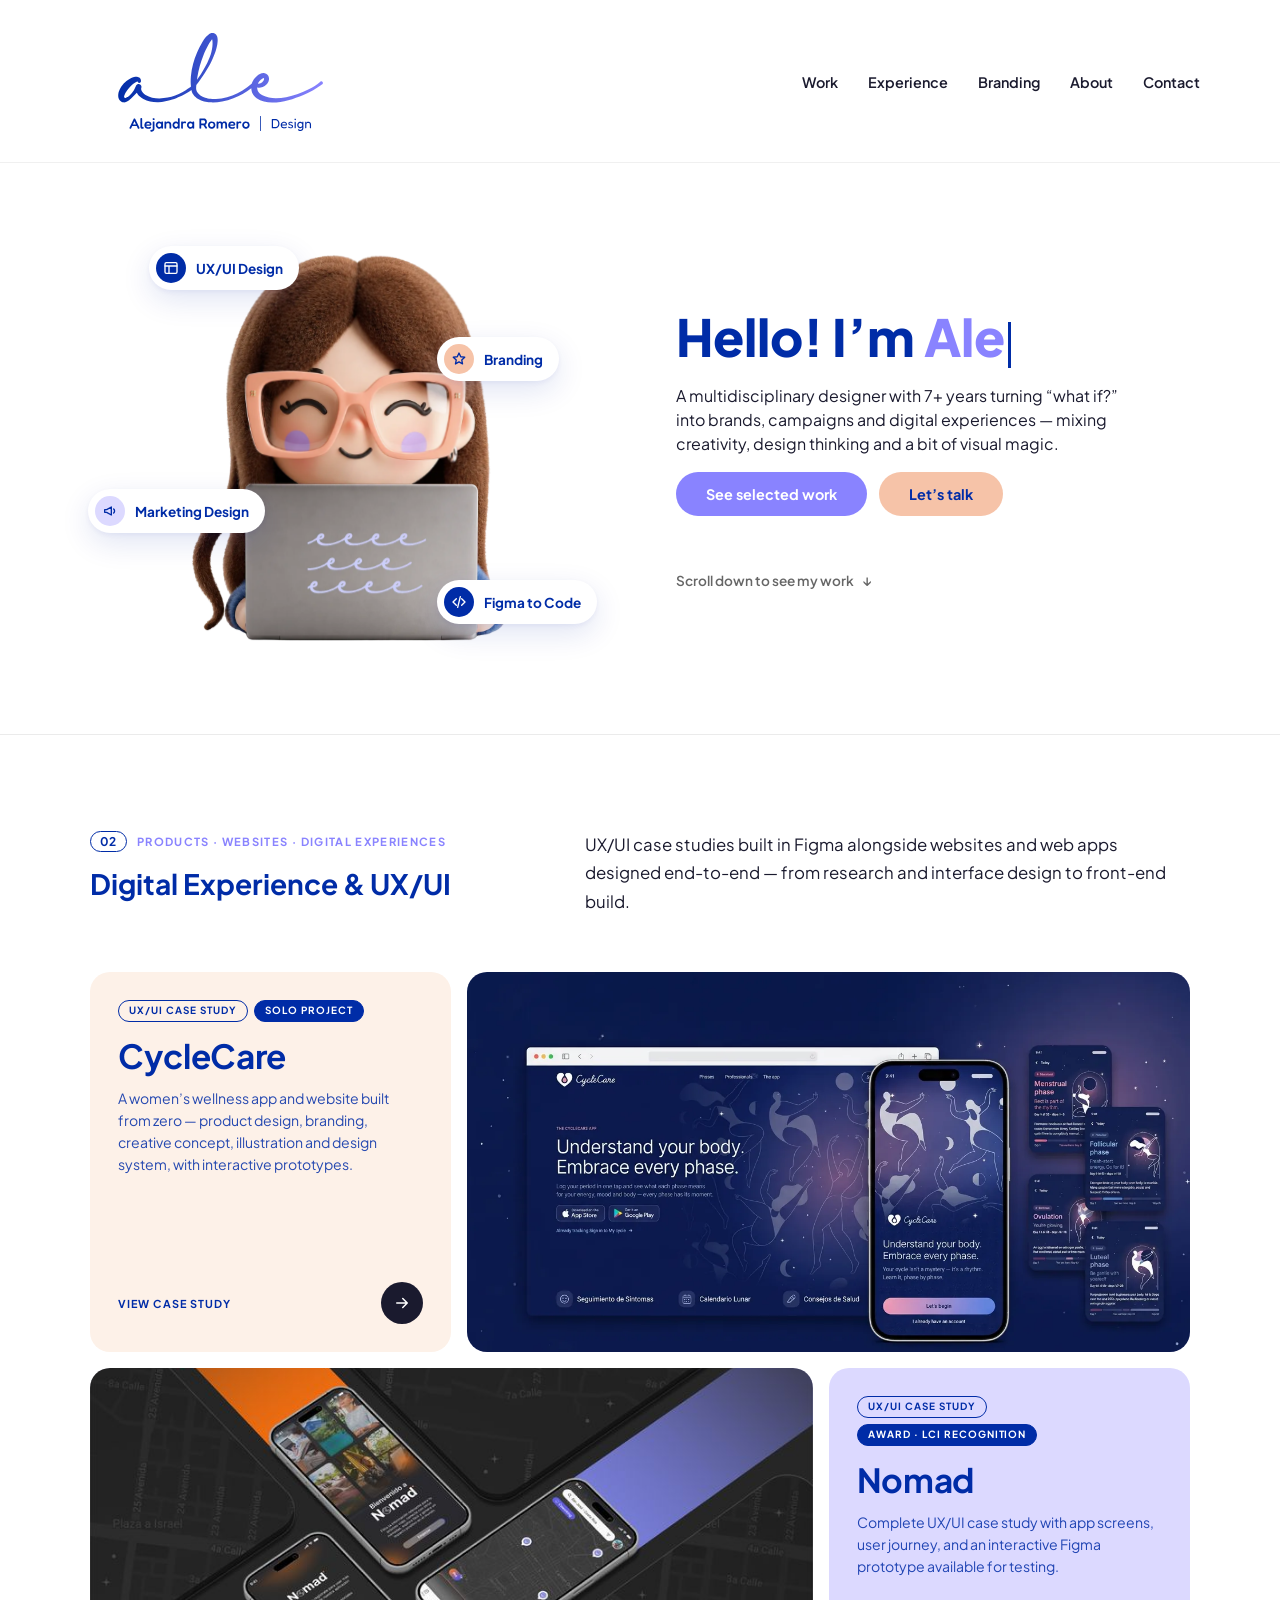
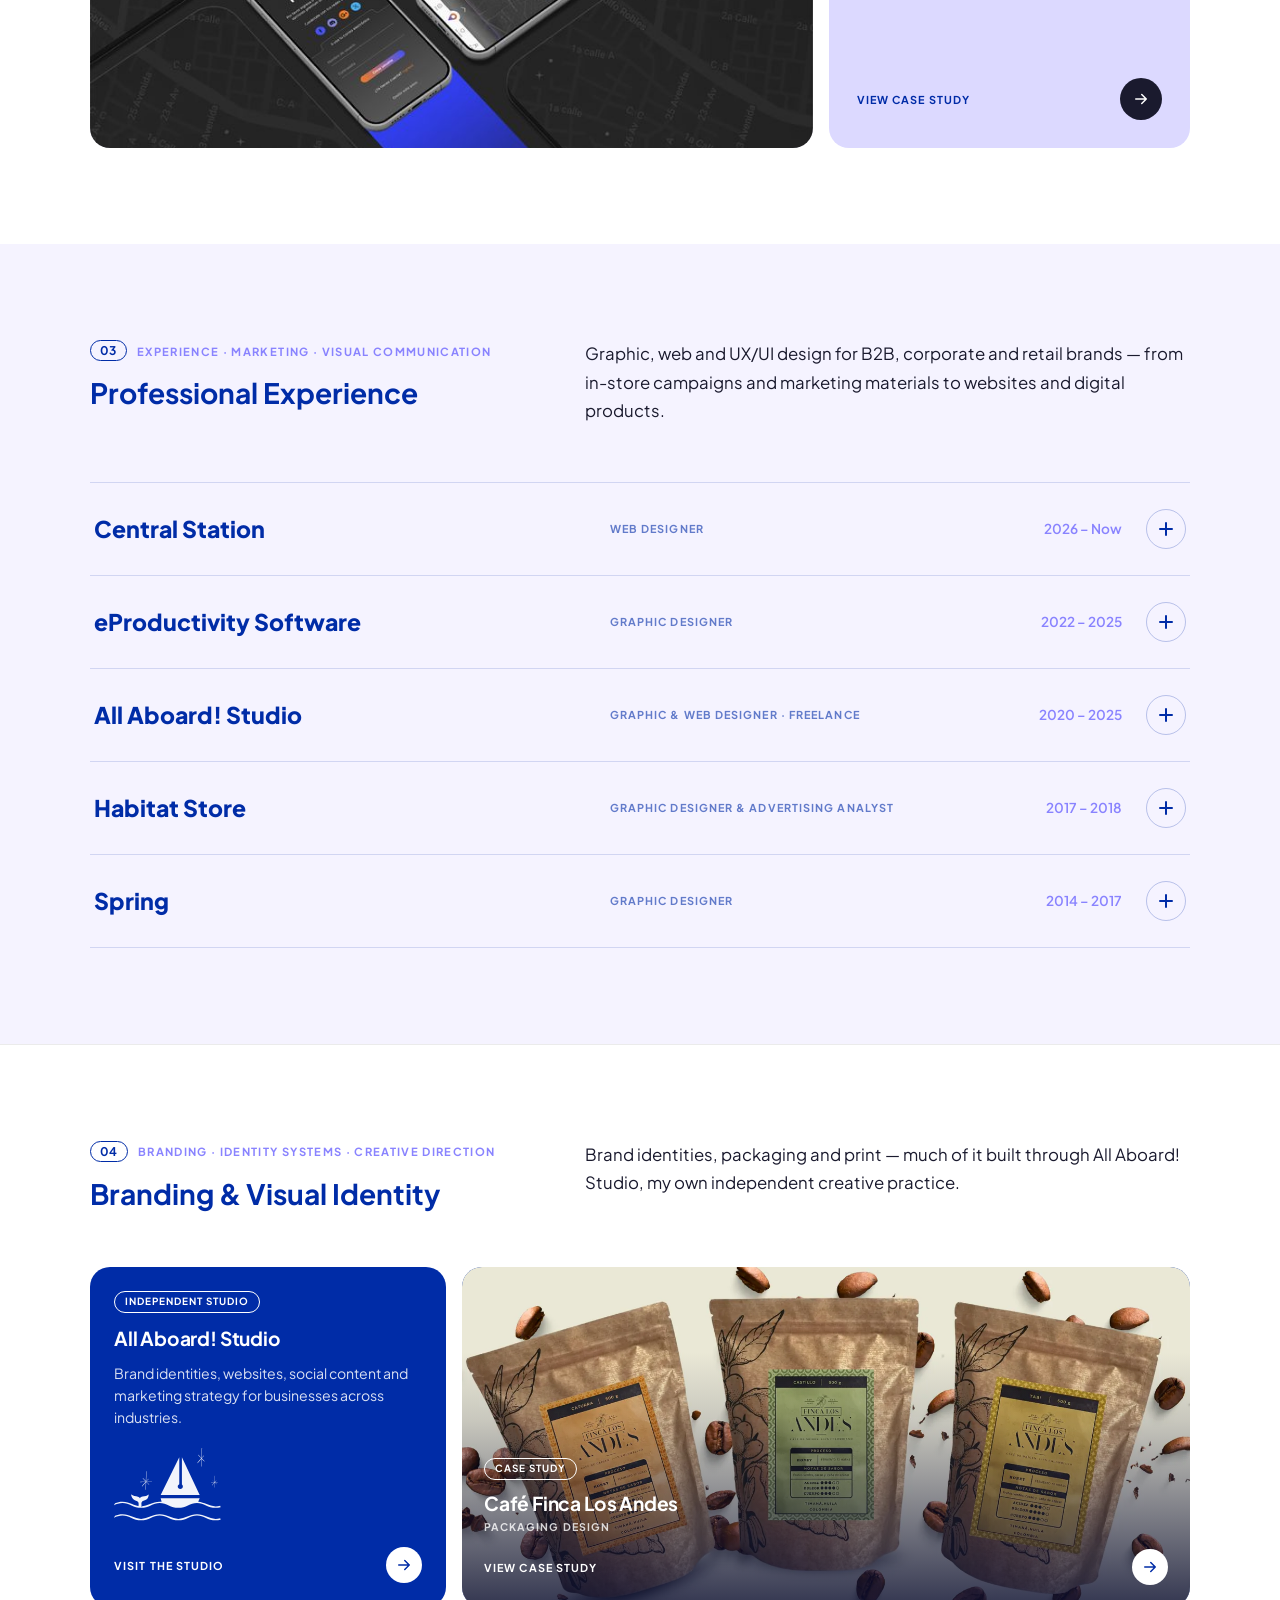
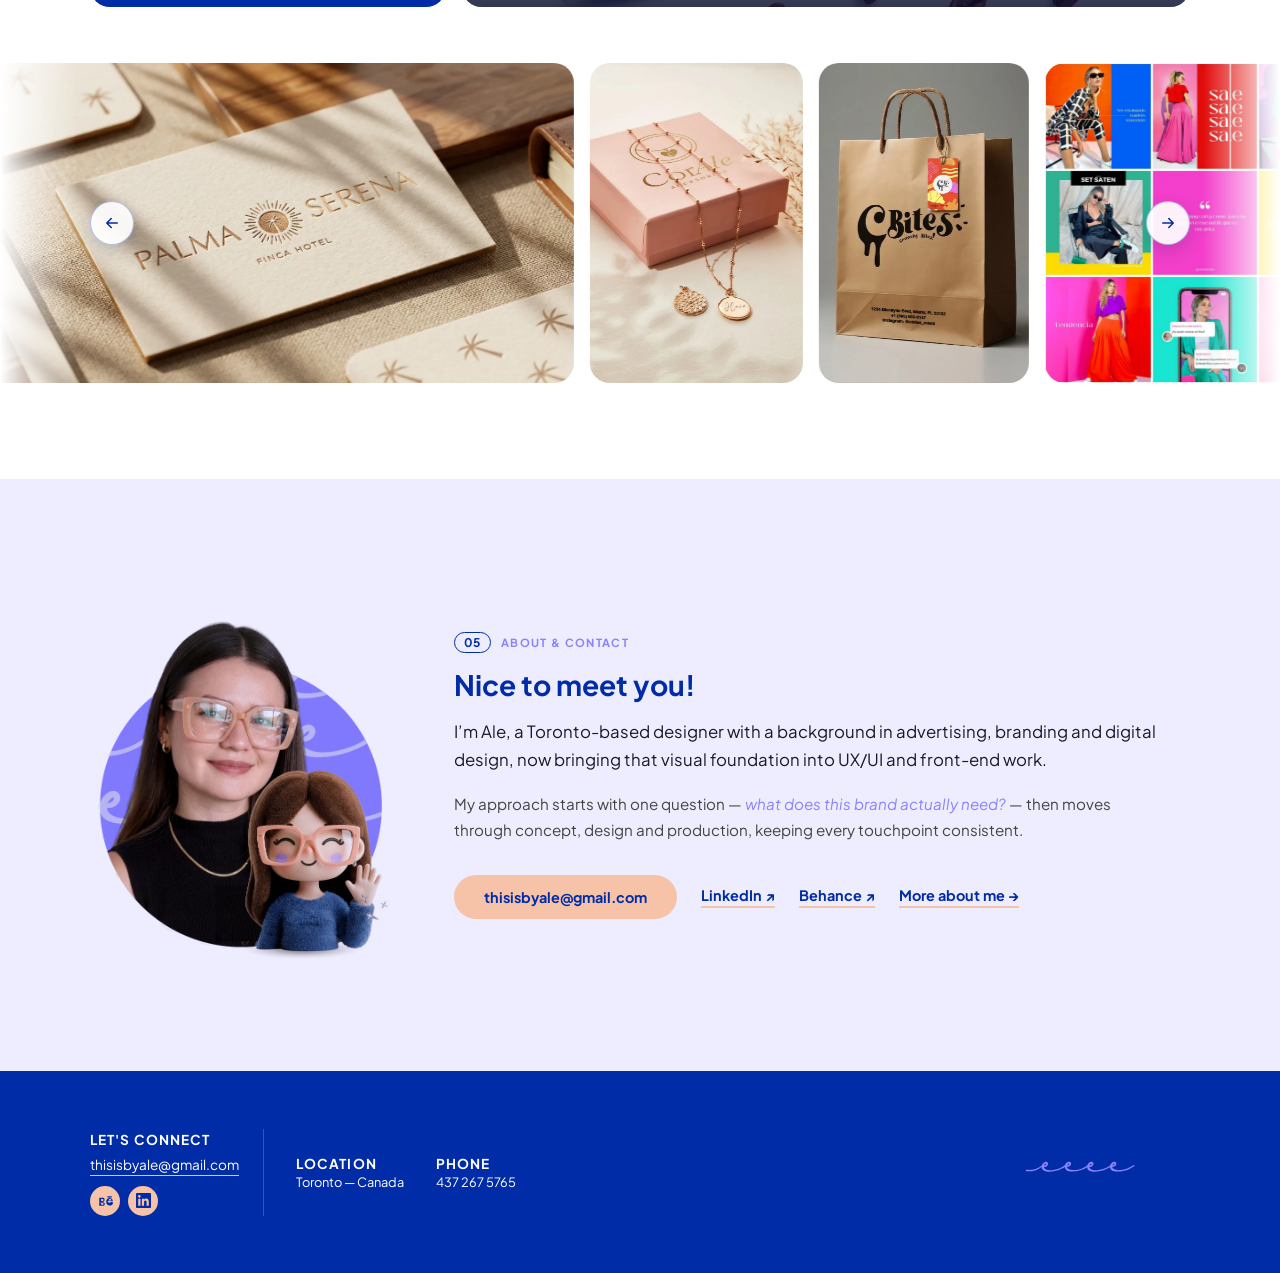
<file: index.html>
<!DOCTYPE html>
<html lang="en">
<head>
  <meta charset="UTF-8" />
  <meta name="viewport" content="width=device-width, initial-scale=1.0" />
  <title>Ale — Multidisciplinary Designer</title>
  <link rel="icon" href="favicon.ico" sizes="any" />
  <link rel="icon" type="image/png" sizes="32x32" href="assets/favicon-32x32.png" />
  <link rel="icon" type="image/png" sizes="16x16" href="assets/favicon-16x16.png" />
  <link rel="apple-touch-icon" href="assets/apple-touch-icon.png" />
  <link rel="stylesheet" href="style.css" />
  <link href="https://fonts.googleapis.com/css2?family=Plus+Jakarta+Sans:wght@400;500;600;700;800&display=swap" rel="stylesheet" />
</head>
<body>

  <!-- NAV -->
  <nav class="nav">
    <a href="#home" class="nav-brand">
      <img src="assets/ale-logo.svg" alt="ale" class="nav-logo" />
    </a>
    <ul class="nav-links">
      <li><a href="#work" class="nav-link">Work</a></li>
      <li><a href="#experience" class="nav-link">Experience</a></li>
      <li><a href="#branding" class="nav-link">Branding</a></li>
      <li><a href="about.html" class="nav-link">About</a></li>
      <li><a href="#contact" class="nav-link">Contact</a></li>
    </ul>
    <button class="hamburger" aria-label="Menu">
      <span></span><span></span><span></span>
    </button>
  </nav>

  <!-- 01 · HERO -->
  <section class="hero hero-compact" id="home">
    <div class="hero-illo">
      <div class="hero-stage">
      <div class="illo-img ale-anim" role="img" aria-label="Alejandra 3D illustration">
        <div class="ale-breathe">
          <img class="ale-l ale-body" src="assets/3d-image-ale.webp" alt="" />
          <img class="ale-l ale-head" src="assets/3d-image-ale.webp" alt="" />
          <img class="ale-l ale-hl" src="assets/3d-image-ale.webp" alt="" />
          <img class="ale-l ale-hr" src="assets/3d-image-ale.webp" alt="" />
          <img class="ale-l ale-laptop" src="assets/3d-image-ale.webp" alt="" />
        </div>
      </div>
      <ul class="hero-tags" aria-label="Disciplines">
        <li class="hero-tag hero-tag--1"><span class="hero-tag-icon tone-blue" aria-hidden="true"><svg viewBox="0 0 24 24"><rect x="3" y="4" width="18" height="16" rx="2"/><path d="M3 9h18M9 9v11"/></svg></span>UX/UI Design</li>
        <li class="hero-tag hero-tag--3"><span class="hero-tag-icon tone-pink" aria-hidden="true"><svg viewBox="0 0 24 24"><path d="M12 3l2.6 5.6 6 .7-4.5 4.1 1.2 6L12 16.4 6.7 19.4l1.2-6L3.4 9.3l6-.7z"/></svg></span>Branding</li>
        <li class="hero-tag hero-tag--5"><span class="hero-tag-icon tone-lilac" aria-hidden="true"><svg viewBox="0 0 24 24"><path d="M4 10v4h3l7 4V6L7 10H4z"/><path d="M17.5 9a4 4 0 0 1 0 6"/></svg></span>Marketing Design</li>
        <li class="hero-tag hero-tag--6"><span class="hero-tag-icon tone-blue" aria-hidden="true"><svg viewBox="0 0 24 24"><path d="M8 7l-5 5 5 5M16 7l5 5-5 5M14 4l-4 16"/></svg></span>Figma to Code</li>
      </ul>
      </div>
    </div>
    <div class="hero-content">
      <h1 class="hero-title-new"><span class="typewriter-part">Hello! I&rsquo;m </span><span class="text-purple typewriter-part">Ale</span><span class="typewriter-cursor" aria-hidden="true"></span></h1>
      <p class="hero-subtitle-new">A multidisciplinary designer with 7+ years turning &ldquo;what if?&rdquo; into brands, campaigns and digital experiences &mdash; mixing creativity, design thinking and a bit of visual magic.</p>
      <div class="hero-actions">
        <a href="#work" class="hero-cta">See selected work</a>
        <a href="#contact" class="hero-cta hero-cta-pink">Let&rsquo;s talk</a>
      </div>
      <a href="#work" class="scroll-hint">
        <span class="scroll-hint-text">Scroll down to see my work</span>
        <span class="scroll-hint-arrow">↓</span>
      </a>
    </div>
  </section>

  <!-- 02 · DIGITAL EXPERIENCE & UX/UI -->
  <section class="work-section" id="work">
    <div class="section-header">
      <div>
        <p class="section-kicker"><span class="section-num">02</span>Products · Websites · Digital Experiences</p>
        <h2 class="section-title">Digital Experience &amp; UX/UI</h2>
      </div>
      <p class="section-desc">UX/UI case studies built in Figma alongside websites and web apps designed end-to-end &mdash; from research and interface design to front-end build.</p>
    </div>

    <div class="case-grid">

      <!-- Featured: CycleCare -->
      <a href="case-studies/cyclecare/index.html" class="case case--feature">
        <div class="case-panel tone-cream">
          <div class="case-tags"><span class="case-tag">UX/UI Case Study</span><span class="case-tag case-tag--solid">Solo project</span></div>
          <h3 class="case-title">CycleCare</h3>
          <p class="case-text">A women&rsquo;s wellness app and website built from zero &mdash; product design, branding, creative concept, illustration and design system, with interactive prototypes.</p>
          <div class="case-foot"><span class="case-cta">View case study</span><span class="case-arrow" aria-hidden="true"><svg viewBox="0 0 24 24"><path d="M5 12h14M13 6l6 6-6 6"/></svg></span></div>
        </div>
        <div class="case-media"><img src="case-studies/cyclecare/assets/home-cover.webp" alt="CycleCare website in a browser, the app on a phone and the four phase screens, over a night sky" loading="lazy" /></div>
      </a>

      <!-- Featured: Nomad -->
      <a href="case-studies/nomad/index.html" class="case case--feature case--reverse">
        <div class="case-panel tone-lilac">
          <div class="case-tags"><span class="case-tag">UX/UI Case Study</span><span class="case-tag case-tag--solid">Award &middot; LCI Recognition</span></div>
          <h3 class="case-title">Nomad</h3>
          <p class="case-text">Complete UX/UI case study with app screens, user journey, and an interactive Figma prototype available for testing.</p>
          <div class="case-foot"><span class="case-cta">View case study</span><span class="case-arrow" aria-hidden="true"><svg viewBox="0 0 24 24"><path d="M5 12h14M13 6l6 6-6 6"/></svg></span></div>
        </div>
        <div class="case-media"><img src="case-studies/nomad/assets/app-overview-1600.jpg" srcset="case-studies/nomad/assets/app-overview-800.jpg 800w, case-studies/nomad/assets/app-overview-1600.jpg 1600w" sizes="(max-width: 900px) 100vw, 730px" alt="Nomad app screens: welcome, sign-in and interactive map" loading="lazy" /></div>
      </a>

      <!-- HIDDEN until ready (Nov 2026): Atlas Corporate Website, Tu Almohada Ideal,
           AMP, Atlas RWI Professional Hub, Pawhaus. A <template> is never rendered;
           to publish one, move its card out of this block. -->
      <template class="cases-hidden">
      <!-- Featured: Atlas Corporate Website — add link + image when ready -->
      <div class="case case--feature case--reverse is-pending">
        <div class="case-panel tone-blue">
          <span class="case-tag">Corporate Website</span>
          <h3 class="case-title">Atlas Corporate Website</h3>
          <div class="case-foot"><span class="case-soon">Coming soon</span></div>
        </div>
        <div class="case-media case-media--placeholder tone-lilac"><span>Atlas</span></div>
      </div>

      <!-- Tu Almohada Ideal — add link + image when ready -->
      <div class="case case--split is-pending">
        <div class="case-panel tone-pink">
          <span class="case-tag">Digital Experience</span>
          <h3 class="case-title">Tu Almohada Ideal</h3>
        </div>
        <div class="case-media case-media--placeholder tone-cream"><span>Coming soon</span></div>
      </div>


      <!-- Atlas Molded Products (AMP) — add link + image when ready -->
      <div class="case case--split is-pending">
        <div class="case-panel tone-lilac">
          <span class="case-tag">Digital Experience</span>
          <h3 class="case-title">Atlas Molded Products (AMP)</h3>
        </div>
        <div class="case-media case-media--placeholder tone-cream"><span>Coming soon</span></div>
      </div>

      <!-- Atlas RWI Professional Hub — add link + image when ready -->
      <div class="case case--wide case--tile tone-blue is-pending">
        <span class="case-tag">Digital Experience</span>
        <h3 class="case-title">Atlas RWI Professional Hub</h3>
        <div class="case-foot"><span class="case-soon">Coming soon</span></div>
      </div>

      <a href="https://pawhaus-shop.vercel.app/" class="case case--split" target="_blank" rel="noopener noreferrer">
        <div class="case-panel tone-pink">
          <span class="case-tag">E-commerce</span>
          <h3 class="case-title">Pawhaus</h3>
          <p class="case-text">A web e-commerce project with a shopping cart.</p>
        </div>
        <div class="case-media">
          <img src="assets/pawhaus.png" alt="Pawhaus e-commerce site" loading="lazy" />
          <div class="case-foot case-foot--over"><span class="case-cta">Visit site</span><span class="case-arrow case-arrow--light" aria-hidden="true"><svg viewBox="0 0 24 24"><path d="M5 12h14M13 6l6 6-6 6"/></svg></span></div>
        </div>
      </a>
      </template>
    </div>
  </section>

  <!-- 03 · PROFESSIONAL EXPERIENCE (accordion, with marketing thumbnails) -->
  <section class="work-section work-section--tint" id="experience">
    <div class="section-header">
      <div>
        <p class="section-kicker"><span class="section-num">03</span>Experience · Marketing · Visual Communication</p>
        <h2 class="section-title">Professional Experience</h2>
      </div>
      <p class="section-desc">Graphic, web and UX/UI design for B2B, corporate and retail brands &mdash; from in-store campaigns and marketing materials to websites and digital products.</p>
    </div>

    <div class="xp-acc">
      <details class="xp-acc-item" name="xp">
        <summary>
          <span class="xp-acc-company">Central Station</span>
          <span class="xp-acc-sector">Web Designer</span>
          <span class="xp-acc-years">2026 &ndash; Now</span>
          <span class="xp-acc-icon" aria-hidden="true"></span>
        </summary>
        <div class="xp-acc-body xp-acc-body--text">
          <div class="xp-acc-text">
            <span class="case-tag">Web &amp; UX/UI Design</span>
            <p>Web and UX/UI design for three business lines of a construction-industry client across the U.S. and Canada: a corporate site, product pages and a hub for professionals. I map user flows and page structure, design responsive desktop and mobile layouts, and build Figma design systems that keep three brand identities consistent. I also turn technical product information into clear infographics and prepare specs and handoff files, with accessibility checks built into every review.</p>
            <ul class="xp-skills " aria-label="Skills"><li style="--i:0">UX/UI</li><li style="--i:1">Figma design systems</li><li style="--i:2">Responsive web</li><li style="--i:3">Infographics</li><li style="--i:4">Developer handoff</li><li style="--i:5">Claude Design</li></ul>
          </div>
        </div>
      </details>
      <details class="xp-acc-item" name="xp">
        <summary>
          <span class="xp-acc-company">eProductivity Software</span>
          <span class="xp-acc-sector">Graphic Designer</span>
          <span class="xp-acc-years">2022 &ndash; 2025</span>
          <span class="xp-acc-icon" aria-hidden="true"></span>
        </summary>
        <div class="xp-acc-body">
          <!-- ePS: links to Behance for now; internal page case-studies/eproductivity/ stays unlinked until finished -->
          <a href="https://www.behance.net/gallery/245825769/eProductivity-Software" class="xp-acc-thumb" target="_blank" rel="noopener noreferrer"><img src="assets/gallery/eps-marketing.webp" alt="eProductivity Software marketing materials" loading="lazy" /><ul class="xp-skills xp-skills--over" aria-label="Skills"><li style="--i:0">InDesign</li><li style="--i:1">Print production</li><li style="--i:2">Trade shows</li><li style="--i:3">Multilingual content</li></ul></a>
          <div class="xp-acc-text">
            <span class="case-tag">Corporate &amp; Digital Marketing</span>
            <p>Print and digital marketing for a B2B software company in the printing and packaging industry. I designed corporate presentations, multi-page reports, newsletters, digital ads and social content, plus trade-show booths and event materials ready for commercial print. Working with marketing directors and product managers, I turned complex product information into clear visuals, kept templates and asset libraries up to date, and adapted content for English- and Spanish-speaking markets.</p>
            <a href="https://www.behance.net/gallery/245825769/eProductivity-Software" class="xp-acc-link" target="_blank" rel="noopener noreferrer"><span class="case-cta">Open on Behance</span><span class="visually-hidden"> (opens in a new tab)</span><span class="case-arrow" aria-hidden="true"><svg viewBox="0 0 24 24"><path d="M7 17L17 7M9 7h8v8"/></svg></span></a>
          </div>
        </div>
      </details>
      <details class="xp-acc-item" name="xp">
        <summary>
          <span class="xp-acc-company">All Aboard! Studio</span>
          <span class="xp-acc-sector">Graphic &amp; Web Designer &middot; Freelance</span>
          <span class="xp-acc-years">2020 &ndash; 2025</span>
          <span class="xp-acc-icon" aria-hidden="true"></span>
        </summary>
        <div class="xp-acc-body">
          <a href="case-studies/all-aboard/all-aboard-studio-case-study.html" class="xp-acc-thumb"><img src="case-studies/all-aboard/assets/all-aboard-thumb.webp" alt="All Aboard! Studio brand on a laptop website, phone, business cards and brand guidelines" loading="lazy" /><ul class="xp-skills xp-skills--over" aria-label="Skills"><li style="--i:0">Branding</li><li style="--i:1">Web design</li><li style="--i:2">Social media</li><li style="--i:3">Marketing strategy</li></ul></a>
          <div class="xp-acc-text">
            <span class="case-tag">Branding, Web &amp; Strategy</span>
            <p>My independent studio, working with businesses in beauty, wellness, fashion, food and services. I create brand identities and guidelines, design and maintain websites on WordPress, Shopify and Wix, and produce social media content, email campaigns and digital ads. I also advise clients on their business model and marketing strategy, present creative directions and guide them through structured feedback rounds.</p>
            <a href="case-studies/all-aboard/all-aboard-studio-case-study.html" class="xp-acc-link"><span class="case-cta">See the studio</span><span class="case-arrow" aria-hidden="true"><svg viewBox="0 0 24 24"><path d="M5 12h14M13 6l6 6-6 6"/></svg></span></a>
          </div>
        </div>
      </details>
      <details class="xp-acc-item" name="xp">
        <summary>
          <span class="xp-acc-company">Habitat Store</span>
          <span class="xp-acc-sector">Graphic Designer &amp; Advertising Analyst</span>
          <span class="xp-acc-years">2017 &ndash; 2018</span>
          <span class="xp-acc-icon" aria-hidden="true"></span>
        </summary>
        <div class="xp-acc-body">
          <a href="https://www.behance.net/gallery/151233969/CHALLENGER-HABITAT-STORE" class="xp-acc-thumb" target="_blank" rel="noopener noreferrer"><img src="assets/habitat.png" alt="Habitat Store retail and marketing materials" loading="lazy" style="object-position: center top;" /><ul class="xp-skills xp-skills--over" aria-label="Skills"><li style="--i:0">Merchandising</li><li style="--i:1">Catalogues</li><li style="--i:2">Email &amp; social</li><li style="--i:3">E-commerce</li></ul></a>
          <div class="xp-acc-text">
            <span class="case-tag">Retail &amp; Marketing Communications</span>
            <p>Graphic and advertising design for a home decor retailer. I designed catalogues, promotional materials and in-store visual merchandising &mdash; from digital screens to shelf talkers and large-format signage &mdash; and reviewed print proofs before production. I also created email, paid media and social campaigns, and led product content and UX with an external agency for the launch of the new e-commerce site.</p>
            <a href="https://www.behance.net/gallery/151233969/CHALLENGER-HABITAT-STORE" class="xp-acc-link" target="_blank" rel="noopener noreferrer"><span class="case-cta">Open on Behance</span><span class="visually-hidden"> (opens in a new tab)</span><span class="case-arrow" aria-hidden="true"><svg viewBox="0 0 24 24"><path d="M7 17L17 7M9 7h8v8"/></svg></span></a>
          </div>
        </div>
      </details>
      <details class="xp-acc-item" name="xp">
        <summary>
          <span class="xp-acc-company">Spring</span>
          <span class="xp-acc-sector">Graphic Designer</span>
          <span class="xp-acc-years">2014 &ndash; 2017</span>
          <span class="xp-acc-icon" aria-hidden="true"></span>
        </summary>
        <div class="xp-acc-body">
          <a href="https://www.behance.net/gallery/51877643/SPRING" class="xp-acc-thumb" target="_blank" rel="noopener noreferrer"><img src="assets/spring.png" alt="Spring marketing materials" loading="lazy" /><ul class="xp-skills xp-skills--over" aria-label="Skills"><li style="--i:0">E-commerce</li><li style="--i:1">VTEX</li><li style="--i:2">Web metrics &amp; SEO</li><li style="--i:3">Point of sale</li></ul></a>
          <div class="xp-acc-text">
            <span class="case-tag">E-commerce &amp; Brand Communications</span>
            <p>I coordinated the mattress brand&rsquo;s online sales channel: managing e-commerce content on VTEX &mdash; products, banners and landing pages &mdash; and refining it with web metrics, simple A/B tests and SEO. I represented marketing in the corporate website redesign with an external agency, designed campaigns, point-of-sale and visual merchandising for own stores and major retailers, and turned sales and web data into clear reports.</p>
            <a href="https://www.behance.net/gallery/51877643/SPRING" class="xp-acc-link" target="_blank" rel="noopener noreferrer"><span class="case-cta">Open on Behance</span><span class="visually-hidden"> (opens in a new tab)</span><span class="case-arrow" aria-hidden="true"><svg viewBox="0 0 24 24"><path d="M7 17L17 7M9 7h8v8"/></svg></span></a>
          </div>
        </div>
      </details>
    </div>
  </section>

  <!-- 04 · BRANDING & VISUAL IDENTITY -->
  <section class="work-section" id="branding">
    <div class="section-header">
      <div>
        <p class="section-kicker"><span class="section-num">04</span>Branding · Identity Systems · Creative Direction</p>
        <h2 class="section-title">Branding &amp; Visual Identity</h2>
      </div>
      <p class="section-desc">Brand identities, packaging and print &mdash; much of it built through All Aboard! Studio, my own independent creative practice.</p>
    </div>

    <div class="case-grid brand-grid">

      <a href="case-studies/all-aboard/all-aboard-studio-case-study.html" class="case case--tile tone-blue brand-card brand-card--studio">
        <span class="case-tag">Independent Studio</span>
        <h3 class="case-title">All Aboard! Studio</h3>
        <p class="case-text">Brand identities, websites, social content and marketing strategy for businesses across industries.</p>
        <img class="studio-mark" src="assets/all-aboard-mark.svg" alt="" aria-hidden="true" />
        <div class="case-foot"><span class="case-cta">Visit the studio</span><span class="case-arrow case-arrow--light" aria-hidden="true"><svg viewBox="0 0 24 24"><path d="M5 12h14M13 6l6 6-6 6"/></svg></span></div>
      </a>
      <a href="case-studies/cafe-los-andes/cafe-los-andes.html" class="case case--overlay brand-card brand-card--wide">
        <img src="assets/gallery/cafe-los-andes.webp" alt="Caf&eacute; Finca Los Andes coffee bags in three varieties" loading="lazy" />
        <div class="case-overlay-body">
          <span class="case-tag">Case study</span>
          <h3 class="case-title">Caf&eacute; Finca Los Andes</h3>
          <span class="brand-card-sub">Packaging Design</span>
          <div class="case-foot"><span class="case-cta">View case study</span><span class="case-arrow case-arrow--light" aria-hidden="true"><svg viewBox="0 0 24 24"><path d="M5 12h14M13 6l6 6-6 6"/></svg></span></div>
        </div>
      </a>
    </div>

    <!-- Branding gallery as an infinite, full-width marquee (Nov 2026).
         The previous grid version is kept below in <template class="brand-grid-alt">. -->
    <div class="marquee-wrap marquee-wrap--home">
    <div class="brand-marquee" data-marquee aria-label="Selected brand work from All Aboard! Studio">
      <div class="brand-marquee-track" data-set="10">
        <a href="case-studies/all-aboard/all-aboard-studio-case-study.html" class="marquee-item" aria-label="Palma Serena Finca Hotel business card with gold foil logo &mdash; see more at All Aboard! Studio"><img src="assets/gallery/palma-serena-card.webp" alt="Palma Serena Finca Hotel business card with gold foil logo" width="1419" height="736" loading="lazy" /><span class="brand-pic-label">Brand Identity</span></a>
        <a href="case-studies/all-aboard/all-aboard-studio-case-study.html" class="marquee-item" aria-label="CorAle Accesorios pink jewelry box with gold foil logo &mdash; see more at All Aboard! Studio"><img src="assets/gallery/corale.webp" alt="CorAle Accesorios pink jewelry box with gold foil logo" width="736" height="1104" loading="lazy" /><span class="brand-pic-label">Packaging</span></a>
        <a href="case-studies/all-aboard/all-aboard-studio-case-study.html" class="marquee-item" aria-label="Cbites kraft paper bag with the drip logo and a colorful hang tag &mdash; see more at All Aboard! Studio"><img src="assets/gallery/cbites.webp" alt="Cbites kraft paper bag with the drip logo and a colorful hang tag" width="832" height="1267" loading="lazy" /><span class="brand-pic-label">Branding &amp; Packaging</span></a>
        <a href="case-studies/all-aboard/all-aboard-studio-case-study.html" class="marquee-item" aria-label="Viva Moda colourful fashion Instagram grid &mdash; see more at All Aboard! Studio"><img src="assets/gallery/viva-moda.webp" alt="Viva Moda colourful fashion Instagram grid" width="1400" height="1400" loading="lazy" /><span class="brand-pic-label">Social Media Content</span></a>
        <a href="case-studies/all-aboard/all-aboard-studio-case-study.html" class="marquee-item" aria-label="Illustrated save-the-date wedding invitation &mdash; see more at All Aboard! Studio"><img src="assets/gallery/wedding-invitation.webp" alt="Illustrated save-the-date wedding invitation" width="1400" height="747" loading="lazy" /><span class="brand-pic-label">Illustration &amp; Print</span></a>
        <a href="case-studies/all-aboard/all-aboard-studio-case-study.html" class="marquee-item" aria-label="WiWi beauty brand Instagram grid on a phone &mdash; see more at All Aboard! Studio"><img src="assets/gallery/wiwi.webp" alt="WiWi beauty brand Instagram grid on a phone" width="1400" height="795" loading="lazy" /><span class="brand-pic-label">Social Media Content</span></a>
        <a href="case-studies/all-aboard/all-aboard-studio-case-study.html" class="marquee-item" aria-label="Zoe Boutique brand identity: logo, tissue paper, moodboard, uniform and box &mdash; see more at All Aboard! Studio"><img src="assets/gallery/zoe-brand.webp" alt="Zoe Boutique brand identity: logo, tissue paper, moodboard, uniform and box" width="1600" height="894" loading="lazy" /><span class="brand-pic-label">Brand Identity</span></a>
        <a href="case-studies/all-aboard/all-aboard-studio-case-study.html" class="marquee-item" aria-label="Fruta Lokura branded cap, polo shirt and apron &mdash; see more at All Aboard! Studio"><img src="assets/gallery/fruta-lokura-uniform.webp" alt="Fruta Lokura branded cap, polo shirt and apron" width="1200" height="1150" loading="lazy" /><span class="brand-pic-label">Branding</span></a>
        <a href="case-studies/all-aboard/all-aboard-studio-case-study.html" class="marquee-item" aria-label="Tant&uacute; Kids Store loyalty card, front and back &mdash; see more at All Aboard! Studio"><img src="assets/gallery/tantu.webp" alt="Tant&uacute; Kids Store loyalty card, front and back" width="900" height="893" loading="lazy" /><span class="brand-pic-label">Print Design</span></a>
        <a href="case-studies/all-aboard/all-aboard-studio-case-study.html" class="marquee-item" aria-label="Maranatha Instagram feed with illustrated posts &mdash; see more at All Aboard! Studio"><img src="assets/gallery/maranatha-feed.webp" alt="Maranatha Instagram feed with illustrated posts" width="924" height="1154" loading="lazy" /><span class="brand-pic-label">Illustration</span></a>
        <a href="case-studies/all-aboard/all-aboard-studio-case-study.html" class="marquee-item" aria-hidden="true" tabindex="-1"><img src="assets/gallery/palma-serena-card.webp" alt="" width="1419" height="736" loading="lazy" /><span class="brand-pic-label">Brand Identity</span></a>
        <a href="case-studies/all-aboard/all-aboard-studio-case-study.html" class="marquee-item" aria-hidden="true" tabindex="-1"><img src="assets/gallery/corale.webp" alt="" width="736" height="1104" loading="lazy" /><span class="brand-pic-label">Packaging</span></a>
        <a href="case-studies/all-aboard/all-aboard-studio-case-study.html" class="marquee-item" aria-hidden="true" tabindex="-1"><img src="assets/gallery/cbites.webp" alt="" width="832" height="1267" loading="lazy" /><span class="brand-pic-label">Branding &amp; Packaging</span></a>
        <a href="case-studies/all-aboard/all-aboard-studio-case-study.html" class="marquee-item" aria-hidden="true" tabindex="-1"><img src="assets/gallery/viva-moda.webp" alt="" width="1400" height="1400" loading="lazy" /><span class="brand-pic-label">Social Media Content</span></a>
        <a href="case-studies/all-aboard/all-aboard-studio-case-study.html" class="marquee-item" aria-hidden="true" tabindex="-1"><img src="assets/gallery/wedding-invitation.webp" alt="" width="1400" height="747" loading="lazy" /><span class="brand-pic-label">Illustration &amp; Print</span></a>
        <a href="case-studies/all-aboard/all-aboard-studio-case-study.html" class="marquee-item" aria-hidden="true" tabindex="-1"><img src="assets/gallery/wiwi.webp" alt="" width="1400" height="795" loading="lazy" /><span class="brand-pic-label">Social Media Content</span></a>
        <a href="case-studies/all-aboard/all-aboard-studio-case-study.html" class="marquee-item" aria-hidden="true" tabindex="-1"><img src="assets/gallery/zoe-brand.webp" alt="" width="1600" height="894" loading="lazy" /><span class="brand-pic-label">Brand Identity</span></a>
        <a href="case-studies/all-aboard/all-aboard-studio-case-study.html" class="marquee-item" aria-hidden="true" tabindex="-1"><img src="assets/gallery/fruta-lokura-uniform.webp" alt="" width="1200" height="1150" loading="lazy" /><span class="brand-pic-label">Branding</span></a>
        <a href="case-studies/all-aboard/all-aboard-studio-case-study.html" class="marquee-item" aria-hidden="true" tabindex="-1"><img src="assets/gallery/tantu.webp" alt="" width="900" height="893" loading="lazy" /><span class="brand-pic-label">Print Design</span></a>
        <a href="case-studies/all-aboard/all-aboard-studio-case-study.html" class="marquee-item" aria-hidden="true" tabindex="-1"><img src="assets/gallery/maranatha-feed.webp" alt="" width="924" height="1154" loading="lazy" /><span class="brand-pic-label">Illustration</span></a>
      </div>
    </div>
      <button class="carousel-btn marquee-arrow marquee-arrow--prev" type="button" data-marquee-dir="-1" aria-label="Previous"><svg viewBox="0 0 24 24"><path d="M19 12H5M11 6l-6 6 6 6"/></svg></button>
      <button class="carousel-btn marquee-arrow marquee-arrow--next" type="button" data-marquee-dir="1" aria-label="Next"><svg viewBox="0 0 24 24"><path d="M5 12h14M13 6l6 6-6 6"/></svg></button>
    </div>

    <template class="brand-grid-alt">
      <!-- To go back to the grid: move these tiles back into .brand-grid and delete .brand-marquee -->
      <a href="case-studies/all-aboard/all-aboard-studio-case-study.html" class="brand-pic brand-pic--wide" aria-label="Palma Serena Finca Hotel brand identity &mdash; see more at All Aboard! Studio">
        <img src="assets/gallery/palma-serena-card.webp" alt="Palma Serena Finca Hotel business card with gold foil logo" loading="lazy" />
        <span class="brand-pic-label">Brand Identity</span>
      </a>
      <a href="case-studies/all-aboard/all-aboard-studio-case-study.html" class="brand-pic" aria-label="CorAle Accesorios pink jewelry box with gold foil logo &mdash; see more at All Aboard! Studio">
        <img src="assets/gallery/corale.webp" alt="CorAle Accesorios pink jewelry box with gold foil logo" loading="lazy" />
        <span class="brand-pic-label">Packaging</span>
      </a>
      <a href="case-studies/all-aboard/all-aboard-studio-case-study.html" class="brand-pic" aria-label="Cbites kraft paper bag with the drip logo and a colorful hang tag &mdash; see more at All Aboard! Studio">
        <img src="assets/gallery/cbites.webp" alt="Cbites kraft paper bag with the drip logo and a colorful hang tag" loading="lazy" />
        <span class="brand-pic-label">Branding &amp; Packaging</span>
      </a>
      <a href="case-studies/all-aboard/all-aboard-studio-case-study.html" class="brand-pic brand-pic--wide brand-pic--mob-single" aria-label="Illustrated save-the-date wedding invitation &mdash; see more at All Aboard! Studio">
        <img src="assets/gallery/wedding-invitation.webp" alt="Illustrated save-the-date wedding invitation" loading="lazy" />
        <span class="brand-pic-label">Illustration &amp; Print</span>
      </a>
      <a href="case-studies/all-aboard/all-aboard-studio-case-study.html" class="brand-pic brand-pic--wide" aria-label="Zoe Boutique brand identity &mdash; see more at All Aboard! Studio">
        <img src="assets/gallery/zoe-brand.webp" alt="Zoe Boutique brand identity: logo, monogram tissue paper, moodboard, uniform and shipping box" loading="lazy" />
        <span class="brand-pic-label">Brand Identity</span>
      </a>
      <a href="case-studies/all-aboard/all-aboard-studio-case-study.html" class="brand-pic" aria-label="Tant&uacute; Kids Store loyalty card &mdash; see more at All Aboard! Studio">
        <img src="assets/gallery/tantu.webp" alt="Tant&uacute; Kids Store loyalty card, front and back" loading="lazy" />
        <span class="brand-pic-label">Print Design</span>
      </a>
    </template>

    <!-- HIDDEN from the gallery (Nov 2026): WiWi, Viva Moda, Fruta Lokura, Maranatha. -->
    <template class="cases-hidden">
      <a href="case-studies/all-aboard/all-aboard-studio-case-study.html" class="brand-pic brand-pic--wide" aria-label="WiWi beauty brand Instagram grid on a phone &mdash; see more at All Aboard! Studio">
        <img src="assets/gallery/wiwi.webp" alt="WiWi beauty brand Instagram grid on a phone" loading="lazy" />
        <span class="brand-pic-label">Social Media Content</span>
      </a>
      <a href="case-studies/all-aboard/all-aboard-studio-case-study.html" class="brand-pic" aria-label="Viva Moda fashion Instagram grid &mdash; see more at All Aboard! Studio">
        <img src="assets/gallery/viva-moda.webp" alt="Viva Moda fashion Instagram grid" loading="lazy" />
        <span class="brand-pic-label">Social Media Content</span>
      </a>
      <a href="case-studies/all-aboard/all-aboard-studio-case-study.html" class="brand-pic" aria-label="Fruta Lokura brand applied to social posts and apparel &mdash; see more at All Aboard! Studio">
        <img src="assets/gallery/fruta-lokura-uniform.webp" alt="Fruta Lokura branded cap, polo shirt and apron" loading="lazy" />
        <span class="brand-pic-label">Branding</span>
      </a>
      <a href="case-studies/all-aboard/all-aboard-studio-case-study.html" class="brand-pic" aria-label="Maranatha illustrated social media posts &mdash; see more at All Aboard! Studio">
        <img src="assets/gallery/maranatha-feed.webp" alt="Maranatha Instagram feed with illustrated posts and product photos" loading="lazy" />
        <span class="brand-pic-label">Illustration</span>
      </a>
    </template>

    <!-- HIDDEN (Nov 2026): previous branding cards (Cbites, Maranatha, KWH, Agency collaborations). -->
    <template class="cases-hidden">
    <div class="case-grid">

      <a href="case-studies/all-aboard/all-aboard-studio-case-study.html" class="case case--feature">
        <div class="case-panel tone-blue">
          <span class="case-tag">Independent Studio</span>
          <h3 class="case-title">All Aboard! Studio</h3>
          <p class="case-text">Brand identities, content and digital design for 30+ clients across industries.</p>
          <div class="case-foot"><span class="case-cta">See the full case study</span><span class="case-arrow case-arrow--light" aria-hidden="true"><svg viewBox="0 0 24 24"><path d="M5 12h14M13 6l6 6-6 6"/></svg></span></div>
        </div>
        <div class="case-media"><img src="case-studies/all-aboard/assets/hero-image.webp" alt="All Aboard! Studio work" loading="lazy" /></div>
      </a>

      <a href="case-studies/cafe-los-andes/cafe-los-andes.html" class="case case--split">
        <div class="case-panel tone-cream">
          <span class="case-tag">Packaging Design</span>
          <h3 class="case-title">Caf&eacute; Finca Los Andes</h3>
          <p class="case-text">A single-ink packaging system built around three coffee varieties.</p>
        </div>
        <div class="case-media">
          <img src="assets/cafe-finca-los-andes.webp" alt="Café Finca Los Andes packaging" loading="lazy" />
          <div class="case-foot case-foot--over"><span class="case-cta">View case study</span><span class="case-arrow case-arrow--light" aria-hidden="true"><svg viewBox="0 0 24 24"><path d="M5 12h14M13 6l6 6-6 6"/></svg></span></div>
        </div>
      </a>

      <a href="case-studies/all-aboard/all-aboard-studio-case-study.html" class="case case--overlay case--tall">
        <img src="case-studies/all-aboard/assets/cbites-cover.webp" alt="Cbites kraft paper bag with the drip logo and a colorful hang tag" loading="lazy" />
        <div class="case-overlay-body">
          <span class="case-tag">Branding</span>
          <h3 class="case-title">Cbites</h3>
          <div class="case-foot"><span class="case-cta">View more</span><span class="case-arrow case-arrow--light" aria-hidden="true"><svg viewBox="0 0 24 24"><path d="M5 12h14M13 6l6 6-6 6"/></svg></span></div>
        </div>
      </a>

      <a href="case-studies/all-aboard/all-aboard-studio-case-study.html" class="case case--split">
        <div class="case-panel tone-lilac">
          <span class="case-tag">Branding</span>
          <h3 class="case-title">Maranatha</h3>
        </div>
        <div class="case-media">
          <img src="case-studies/all-aboard/assets/maranatha-social-media.jpg" alt="Maranatha branding" loading="lazy" />
          <div class="case-foot case-foot--over"><span class="case-cta">View more</span><span class="case-arrow case-arrow--light" aria-hidden="true"><svg viewBox="0 0 24 24"><path d="M5 12h14M13 6l6 6-6 6"/></svg></span></div>
        </div>
      </a>

      <!-- KWH — add link when ready -->
      <div class="case case--overlay case--wide is-pending">
        <img src="assets/kwh-brand-kit.jpg" alt="KWH Connecting with Humanity brand kit" loading="lazy" />
        <div class="case-overlay-body">
          <span class="case-tag">Branding &amp; Print Design</span>
          <h3 class="case-title">KWH Connecting with Humanity</h3>
        </div>
      </div>

      <!-- Agency collaborations — add link + image when ready -->
      <div class="case case--tile tone-pink is-pending">
        <span class="case-tag">Agency Work</span>
        <h3 class="case-title">Selected Canadian Agency Collaborations</h3>
        <div class="case-foot"><span class="case-soon">Coming soon</span></div>
      </div>

    </div>
    </template>
  </section>

  <!-- HIDDEN until the marketing case studies are ready (Nov 2026).
       Previous "03 · Marketing & Graphic Design" carousel and the old
       "05 · Professional Experience" list. A <template> is never rendered. -->
  <template class="sections-hidden">
  <!-- 03 · MARKETING & GRAPHIC DESIGN -->
  <section class="work-section work-section--tint" id="marketing">
    <div class="section-header">
      <div>
        <p class="section-kicker"><span class="section-num">03</span>Campaigns · Marketing · Visual Communication</p>
        <h2 class="section-title">Marketing &amp; Graphic Design</h2>
      </div>
      <p class="section-desc">Integrated campaigns and ongoing brand communications for retail, e-commerce and B2B &mdash; across store graphics, social media, newsletters and web.</p>
    </div>

    <div class="carousel" data-carousel>
      <div class="carousel-controls">
        <button class="carousel-btn" data-dir="-1" aria-label="Previous projects"><svg viewBox="0 0 24 24"><path d="M19 12H5M11 6l-6 6 6 6"/></svg></button>
        <button class="carousel-btn" data-dir="1" aria-label="Next projects"><svg viewBox="0 0 24 24"><path d="M5 12h14M13 6l6 6-6 6"/></svg></button>
      </div>
      <div class="carousel-track">

        <!-- Integrated campaigns (large) — add link + image when ready -->
        <div class="case case--slide case--slide-lg case--tile tone-lilac is-pending">
          <span class="case-tag">Integrated Campaign</span>
          <h3 class="case-title case-title--lg">Spring &mdash; More Room for Your Dreams</h3>
          <div class="case-foot"><span class="case-soon">Coming soon</span></div>
        </div>

        <div class="case case--slide case--slide-lg case--tile tone-pink is-pending">
          <span class="case-tag">Integrated Campaign</span>
          <h3 class="case-title case-title--lg">Habitat Store &mdash; Wedding Gift Registry</h3>
          <div class="case-foot"><span class="case-soon">Coming soon</span></div>
        </div>

        <div class="case case--slide case--slide-lg case--tile tone-blue is-pending">
          <span class="case-tag">Integrated Campaign</span>
          <h3 class="case-title case-title--lg">Habitat Store &mdash; Para Mam&aacute; Campaign</h3>
          <div class="case-foot"><span class="case-soon">Coming soon</span></div>
        </div>

        <!-- Curated galleries -->
        <a href="https://www.behance.net/gallery/51877643/SPRING" class="case case--slide case--overlay" target="_blank" rel="noopener noreferrer">
          <img src="assets/spring.png" alt="Spring marketing materials" loading="lazy" />
          <div class="case-overlay-body">
            <span class="case-tag">Gallery</span>
            <h3 class="case-title">Spring &mdash; Marketing &amp; Brand Communications</h3>
            <div class="case-foot"><span class="case-cta">View gallery</span><span class="case-arrow case-arrow--light" aria-hidden="true"><svg viewBox="0 0 24 24"><path d="M5 12h14M13 6l6 6-6 6"/></svg></span></div>
          </div>
        </a>

        <a href="https://www.behance.net/gallery/151233969/CHALLENGER-HABITAT-STORE" class="case case--slide case--overlay" target="_blank" rel="noopener noreferrer">
          <img src="assets/habitat.png" alt="Habitat Store retail and marketing materials" loading="lazy" />
          <div class="case-overlay-body">
            <span class="case-tag">Gallery</span>
            <h3 class="case-title">Habitat &mdash; Retail &amp; Marketing Communications</h3>
            <div class="case-foot"><span class="case-cta">View gallery</span><span class="case-arrow case-arrow--light" aria-hidden="true"><svg viewBox="0 0 24 24"><path d="M5 12h14M13 6l6 6-6 6"/></svg></span></div>
          </div>
        </a>

        <a href="case-studies/eproductivity/eproductivity.html" class="case case--slide case--overlay">
          <img src="assets/gallery/eps-marketing.webp" alt="eProductivity Software marketing materials" loading="lazy" />
          <div class="case-overlay-body">
            <span class="case-tag">Gallery</span>
            <h3 class="case-title">eProductivity Software &mdash; Corporate &amp; Digital Marketing</h3>
            <div class="case-foot"><span class="case-cta">View project</span><span class="case-arrow case-arrow--light" aria-hidden="true"><svg viewBox="0 0 24 24"><path d="M5 12h14M13 6l6 6-6 6"/></svg></span></div>
          </div>
        </a>

      </div>
    </div>
  </section>

  <!-- 05 · PROFESSIONAL EXPERIENCE -->
  <section class="xp-section" id="experience">
    <div class="xp-inner">
      <div class="xp-intro">
        <p class="section-kicker"><span class="section-num">05</span>Experience</p>
        <h2 class="section-title">Professional Experience</h2>
        <p class="section-desc">7+ years in graphic design roles within marketing departments, keeping brands consistent across retail, physical stores, e-commerce and social media.</p>
      </div>
      <ol class="xp-list">
        <li class="xp-item">
          <span class="xp-company">Atlas / Central Station</span>
          <span class="xp-years"></span>
        </li>
        <li class="xp-item">
          <span class="xp-company">eProductivity Software</span>
          <span class="xp-years">2022 &ndash; 2025</span>
          <span class="xp-desc">Brand integrity across print and digital marketing materials.</span>
        </li>
        <li class="xp-item">
          <span class="xp-company">Habitat Store</span>
          <span class="xp-years">2017 &ndash; 2018</span>
          <span class="xp-desc">Graphic and digital design for a furniture and home goods brand.</span>
        </li>
        <li class="xp-item">
          <span class="xp-company">Spring</span>
          <span class="xp-years">2014 &ndash; 2017</span>
          <span class="xp-desc">Digital and print materials for a mattress brand.</span>
        </li>
        <li class="xp-item">
          <span class="xp-company">Independent &amp; Agency Collaborations</span>
          <span class="xp-years"></span>
          <span class="xp-desc">All Aboard! Studio &mdash; 30+ clients across industries.</span>
        </li>
      </ol>
    </div>
  </section>

  </template>

  <!-- 05 · ABOUT & CONTACT -->
  <section class="contact-section" id="contact">
    <div class="contact-inner">
      <div class="contact-photo">
        <img src="assets/photo-ale.webp" alt="Alejandra Romero" loading="lazy" />
      </div>
      <div class="contact-text">
        <p class="section-kicker"><span class="section-num">05</span>About &amp; Contact</p>
        <h2 class="section-title">Nice to meet you!</h2>
        <p class="section-desc">I&rsquo;m Ale, a Toronto-based designer with a background in advertising, branding and digital design, now bringing that visual foundation into UX/UI and front-end work.</p>
        <p class="contact-approach">My approach starts with one question &mdash; <em>what does this brand actually need?</em> &mdash; then moves through concept, design and production, keeping every touchpoint consistent.</p>
        <div class="contact-links">
          <a href="mailto:thisisbyale@gmail.com" class="hero-cta hero-cta-pink">thisisbyale@gmail.com</a>
          <a href="https://www.linkedin.com/in/alejandra-romero-c" class="contact-link" target="_blank" rel="noopener noreferrer">LinkedIn ↗</a>
          <a href="https://www.behance.net/romeroalejandra" class="contact-link" target="_blank" rel="noopener noreferrer">Behance ↗</a>
          <a href="about.html" class="contact-link">More about me →</a>
        </div>
      </div>
    </div>
  </section>

  <!-- FOOTER -->
  <footer class="footer">
    <div class="footer-inner">
      <div class="footer-col footer-connect">
        <p class="footer-label">LET'S CONNECT</p>
        <a href="mailto:thisisbyale@gmail.com" class="footer-email">thisisbyale@gmail.com</a>
        <div class="footer-socials">
          <a href="https://www.behance.net/romeroalejandra" class="footer-social-link" target="_blank" rel="noopener noreferrer" aria-label="Behance">
            <svg xmlns="http://www.w3.org/2000/svg" viewBox="0 0 24 24" fill="currentColor" class="footer-social-icon"><path d="M22 7h-7V5h7v2zm1.726 10c-.442 1.297-2.029 3-5.101 3-3.074 0-5.513-1.987-5.513-5.998 0-3.895 2.307-6.002 5.413-6.002 3.074 0 4.941 1.95 5.101 4.8h-7.979c.075 1.957 1.096 2.686 2.464 2.686 1.326 0 2.107-.636 2.432-1.486H23.726zM16.99 12h4.329c-.063-1.685-1.002-2.438-2.084-2.438-1.235 0-2.058.813-2.245 2.438zM7.63 7.47c.585 0 1.052.088 1.4.264.348.175.632.418.852.727.219.31.377.664.472 1.062.096.398.143.82.143 1.267 0 .604-.083 1.134-.249 1.589-.166.455-.407.838-.723 1.149a2.83 2.83 0 0 1-1.118.667c-.436.147-.929.22-1.48.22H2V7.47h5.63zm-.36 5.42c.386 0 .704-.125.954-.375.25-.25.375-.664.375-1.242 0-.577-.118-.995-.352-1.253-.235-.257-.58-.386-1.035-.386H4.97v3.256h2.3zM2 14.892h5.84c.576 0 1.055.073 1.437.22.382.147.682.344.9.592.22.247.374.53.464.85.09.319.135.65.135.993 0 .414-.057.8-.17 1.155a2.43 2.43 0 0 1-.52.918c-.237.265-.545.47-.925.617-.38.147-.832.22-1.357.22H2v-5.565zm2.97 3.77h2.555c.45 0 .793-.12 1.03-.36.237-.24.355-.582.355-1.025 0-.443-.121-.782-.362-1.016-.241-.234-.578-.351-1.01-.351H4.97v2.752z"/></svg>
          </a>
          <a href="https://www.linkedin.com/in/alejandra-romero-c" class="footer-social-link" target="_blank" rel="noopener noreferrer" aria-label="LinkedIn">
            <svg xmlns="http://www.w3.org/2000/svg" viewBox="0 0 24 24" fill="currentColor" class="footer-social-icon"><path d="M20.447 20.452h-3.554v-5.569c0-1.328-.027-3.037-1.852-3.037-1.853 0-2.136 1.445-2.136 2.939v5.667H9.351V9h3.414v1.561h.046c.477-.9 1.637-1.85 3.37-1.85 3.601 0 4.267 2.37 4.267 5.455v6.286zM5.337 7.433a2.062 2.062 0 0 1-2.063-2.065 2.064 2.064 0 1 1 2.063 2.065zm1.782 13.019H3.555V9h3.564v11.452zM22.225 0H1.771C.792 0 0 .774 0 1.729v20.542C0 23.227.792 24 1.771 24h20.451C23.2 24 24 23.227 24 22.271V1.729C24 .774 23.2 0 22.222 0h.003z"/></svg>
          </a>
        </div>
      </div>
      <div class="footer-col">
        <p class="footer-label">LOCATION</p>
        <p>Toronto — Canada</p>
      </div>
      <div class="footer-col">
        <p class="footer-label">PHONE</p>
        <p>437 267 5765</p>
      </div>
      <div class="footer-right">
        <img src="assets/ola-ale.svg" alt="" class="footer-wave-img" />
      </div>
    </div>
  </footer>

  <script src="ale-anim.js"></script>
  <script src="marquee.js"></script>

  <script src="script.js"></script>
</body>
</html>
</file>
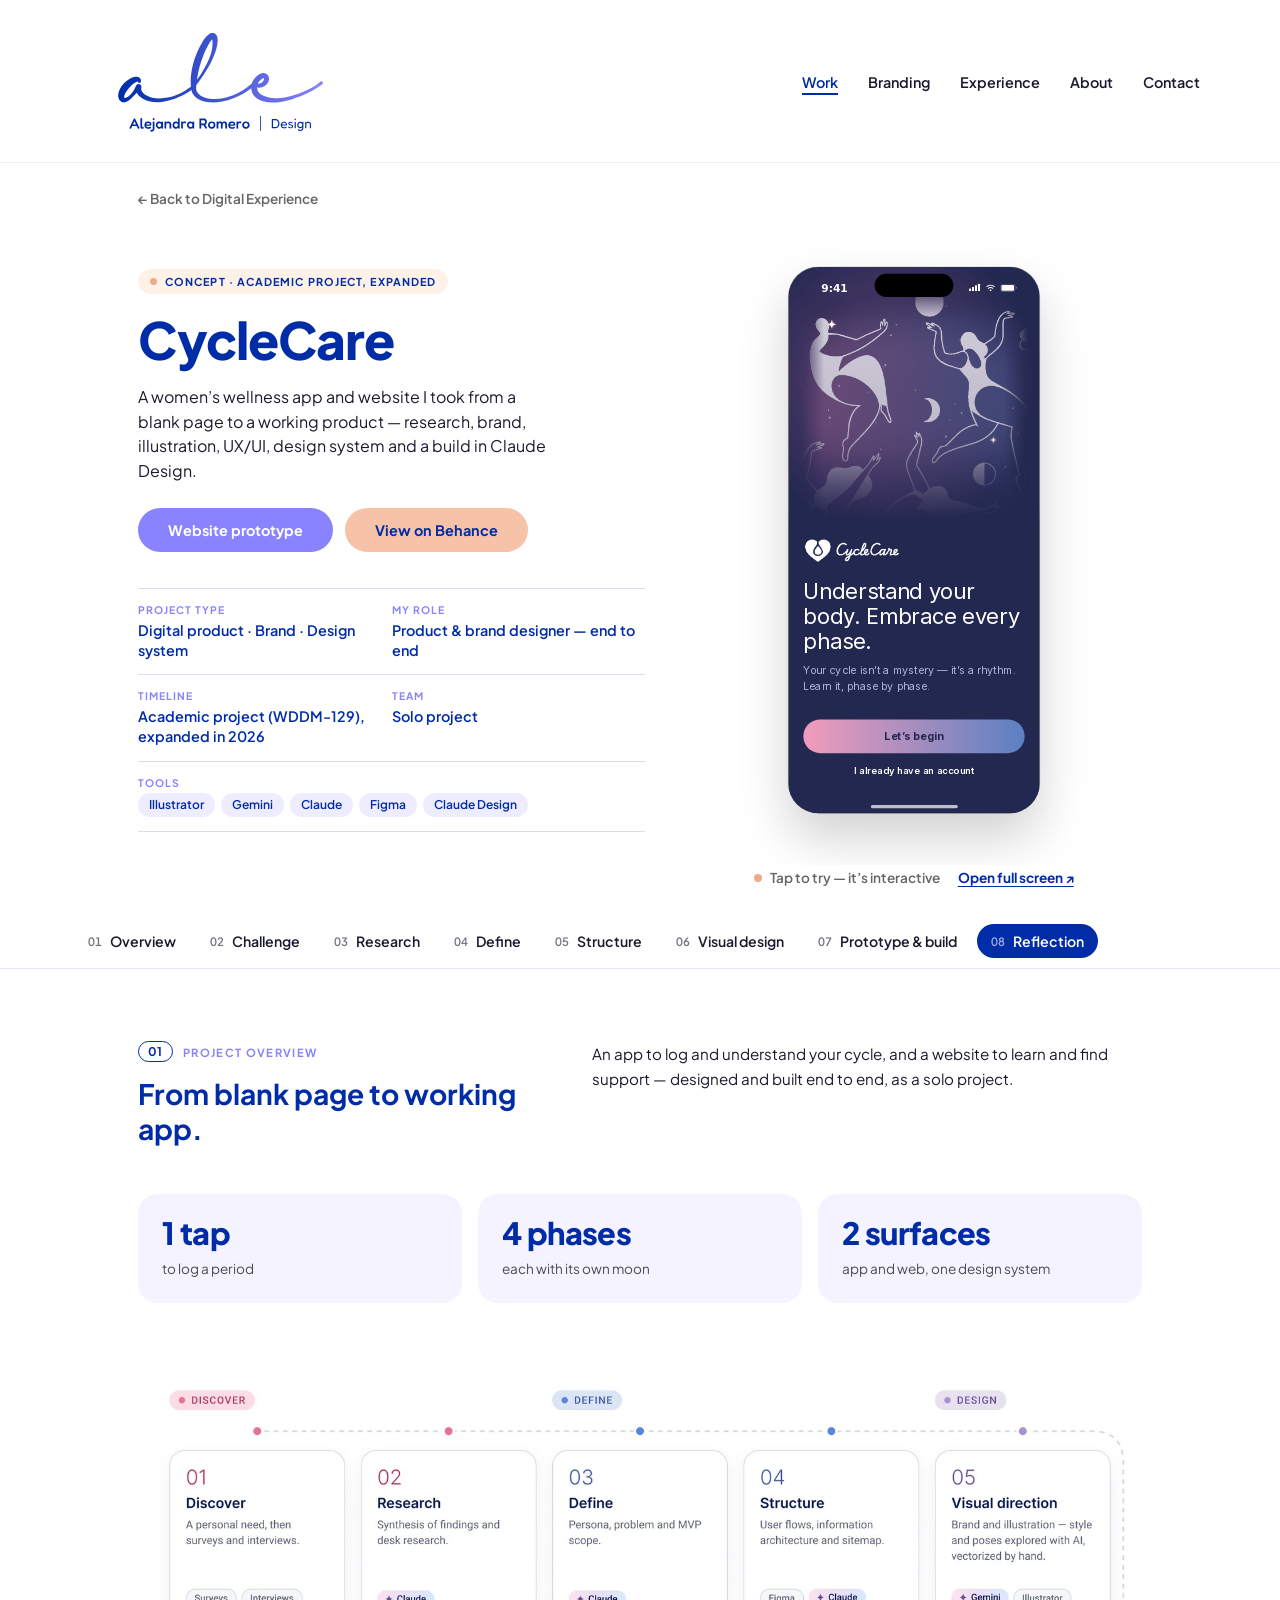
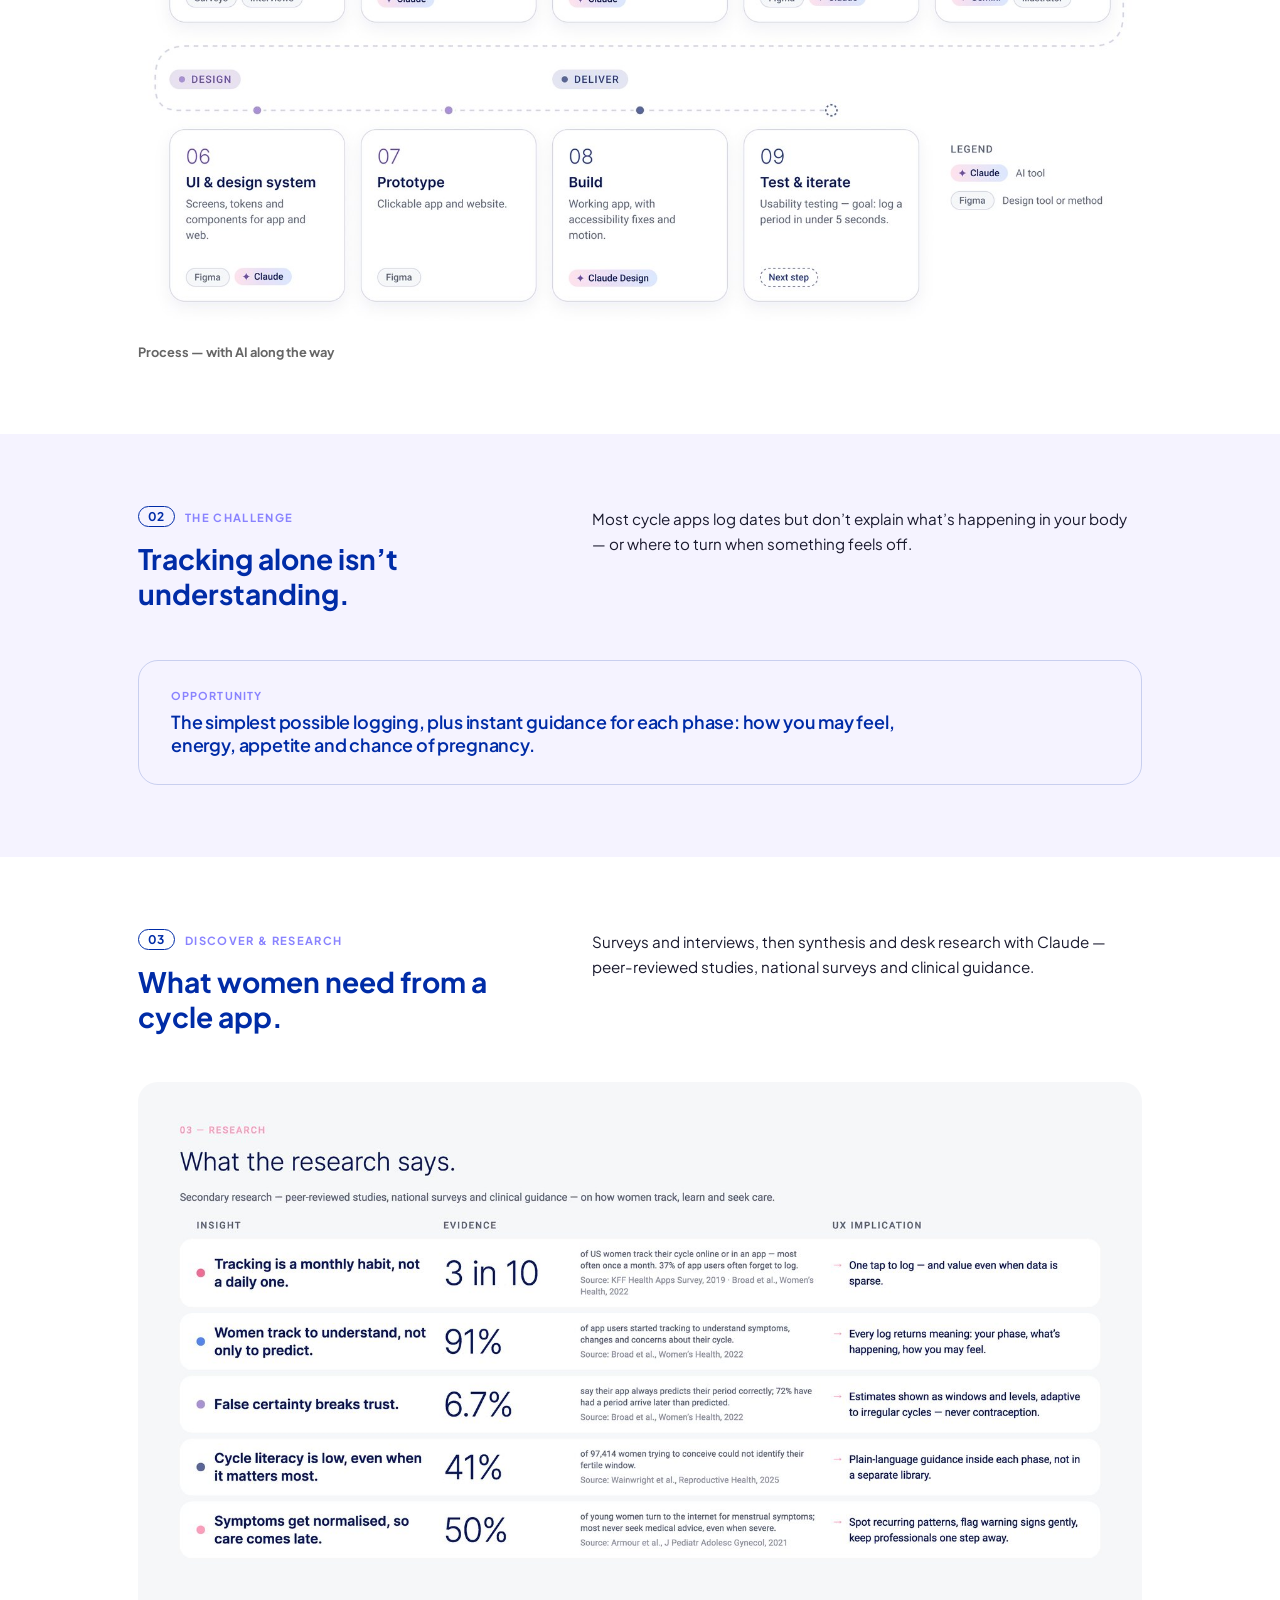
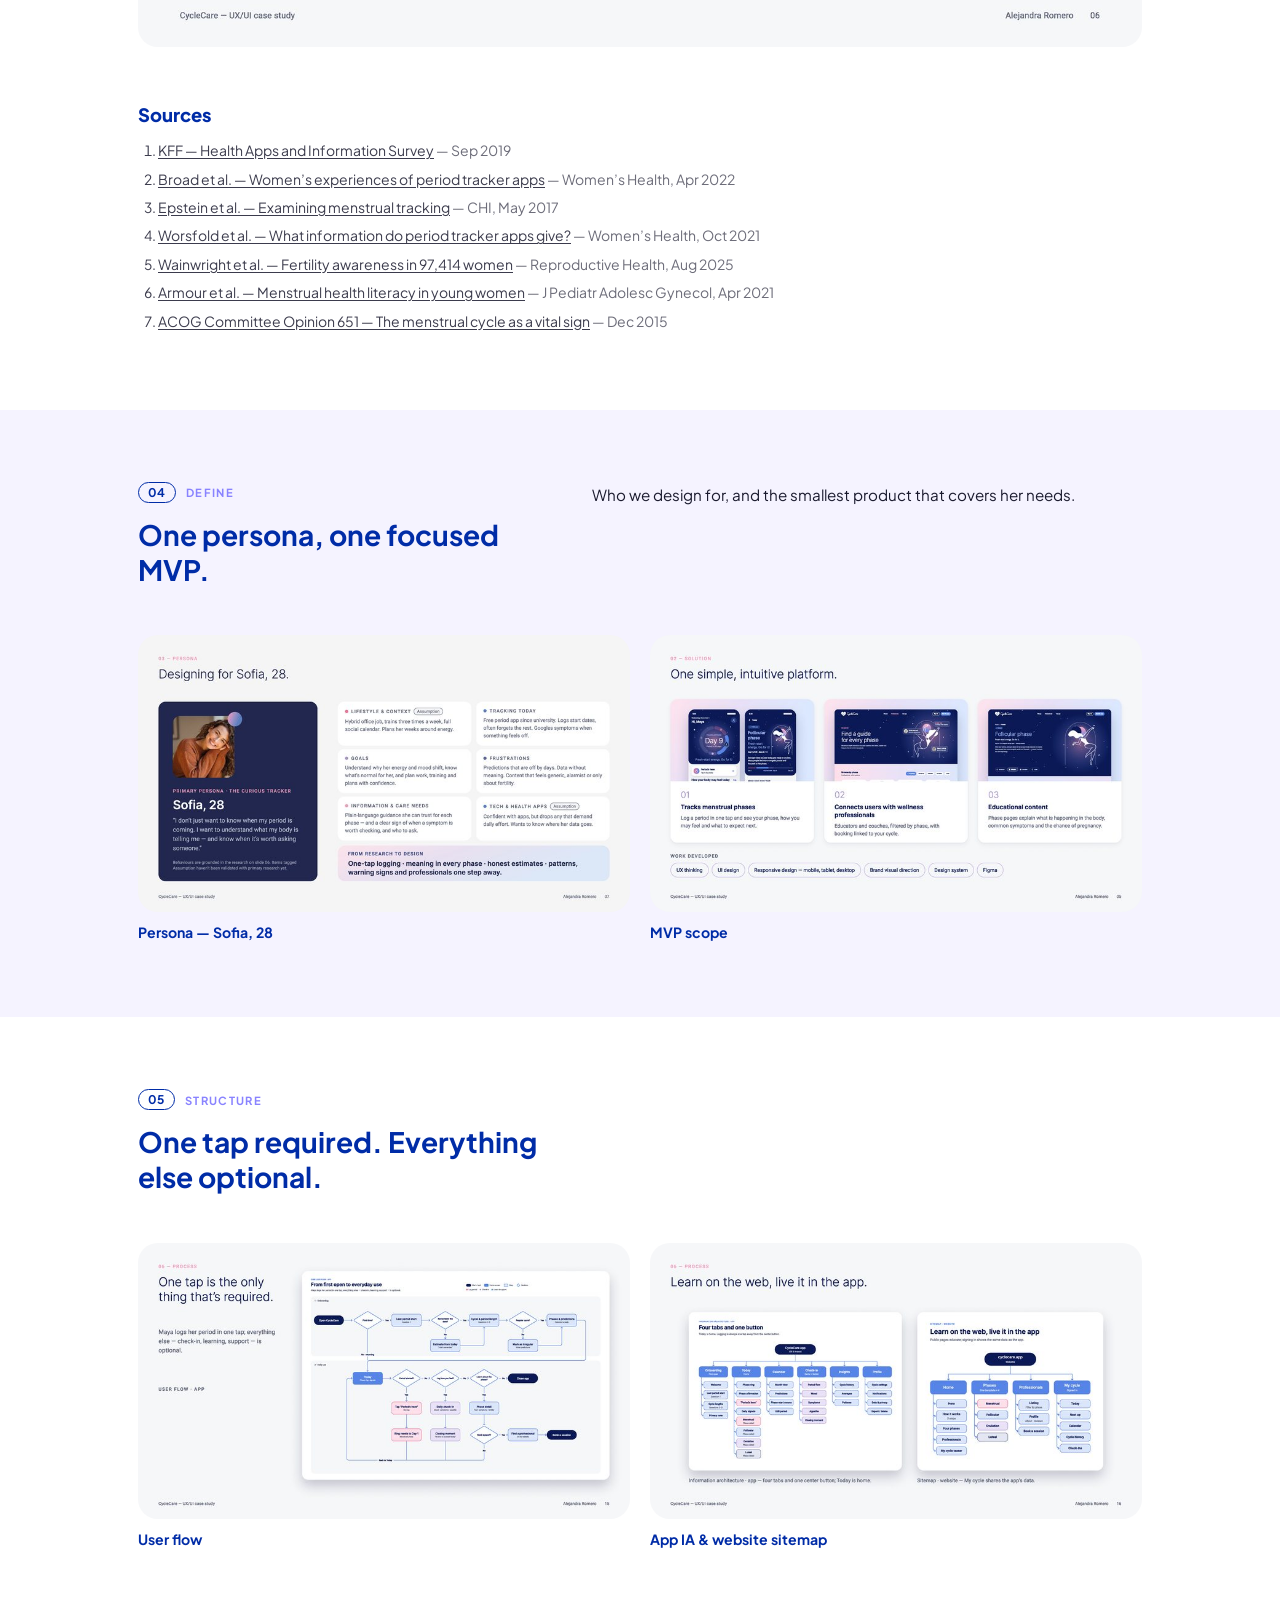
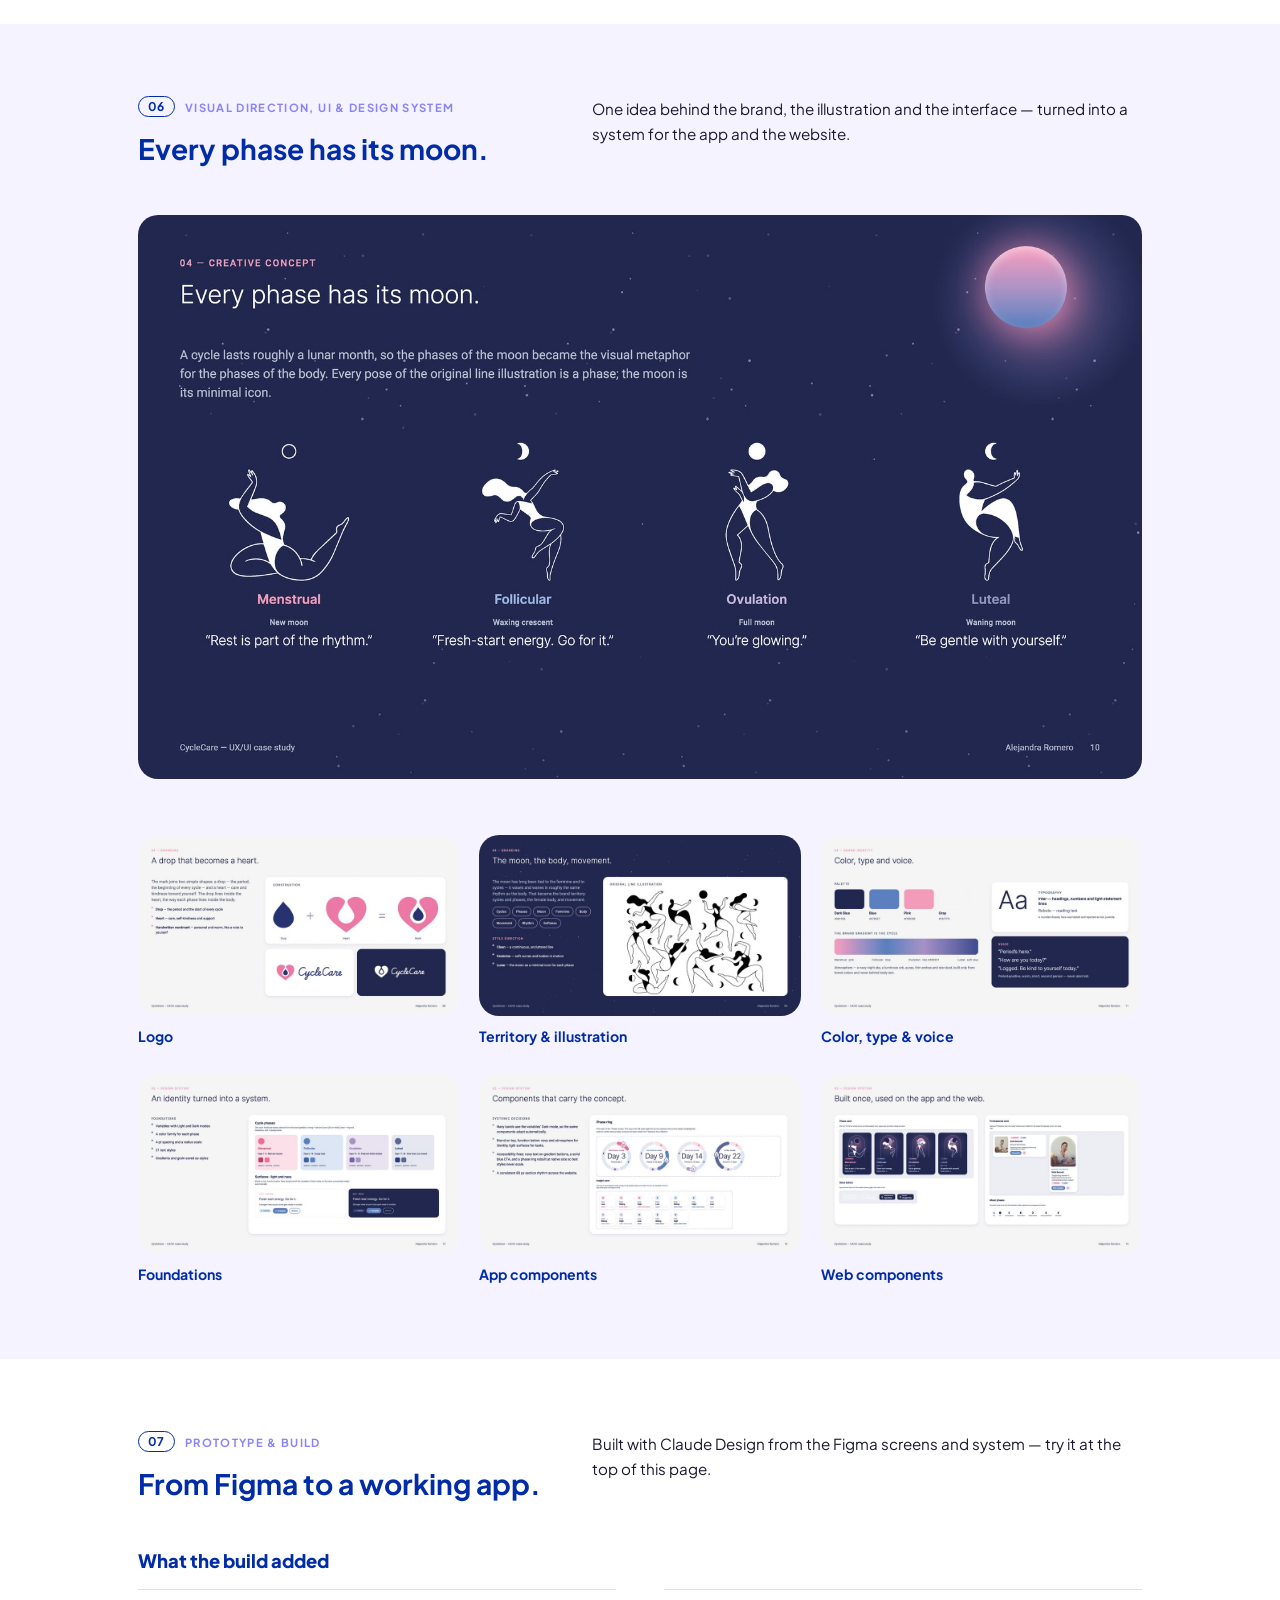
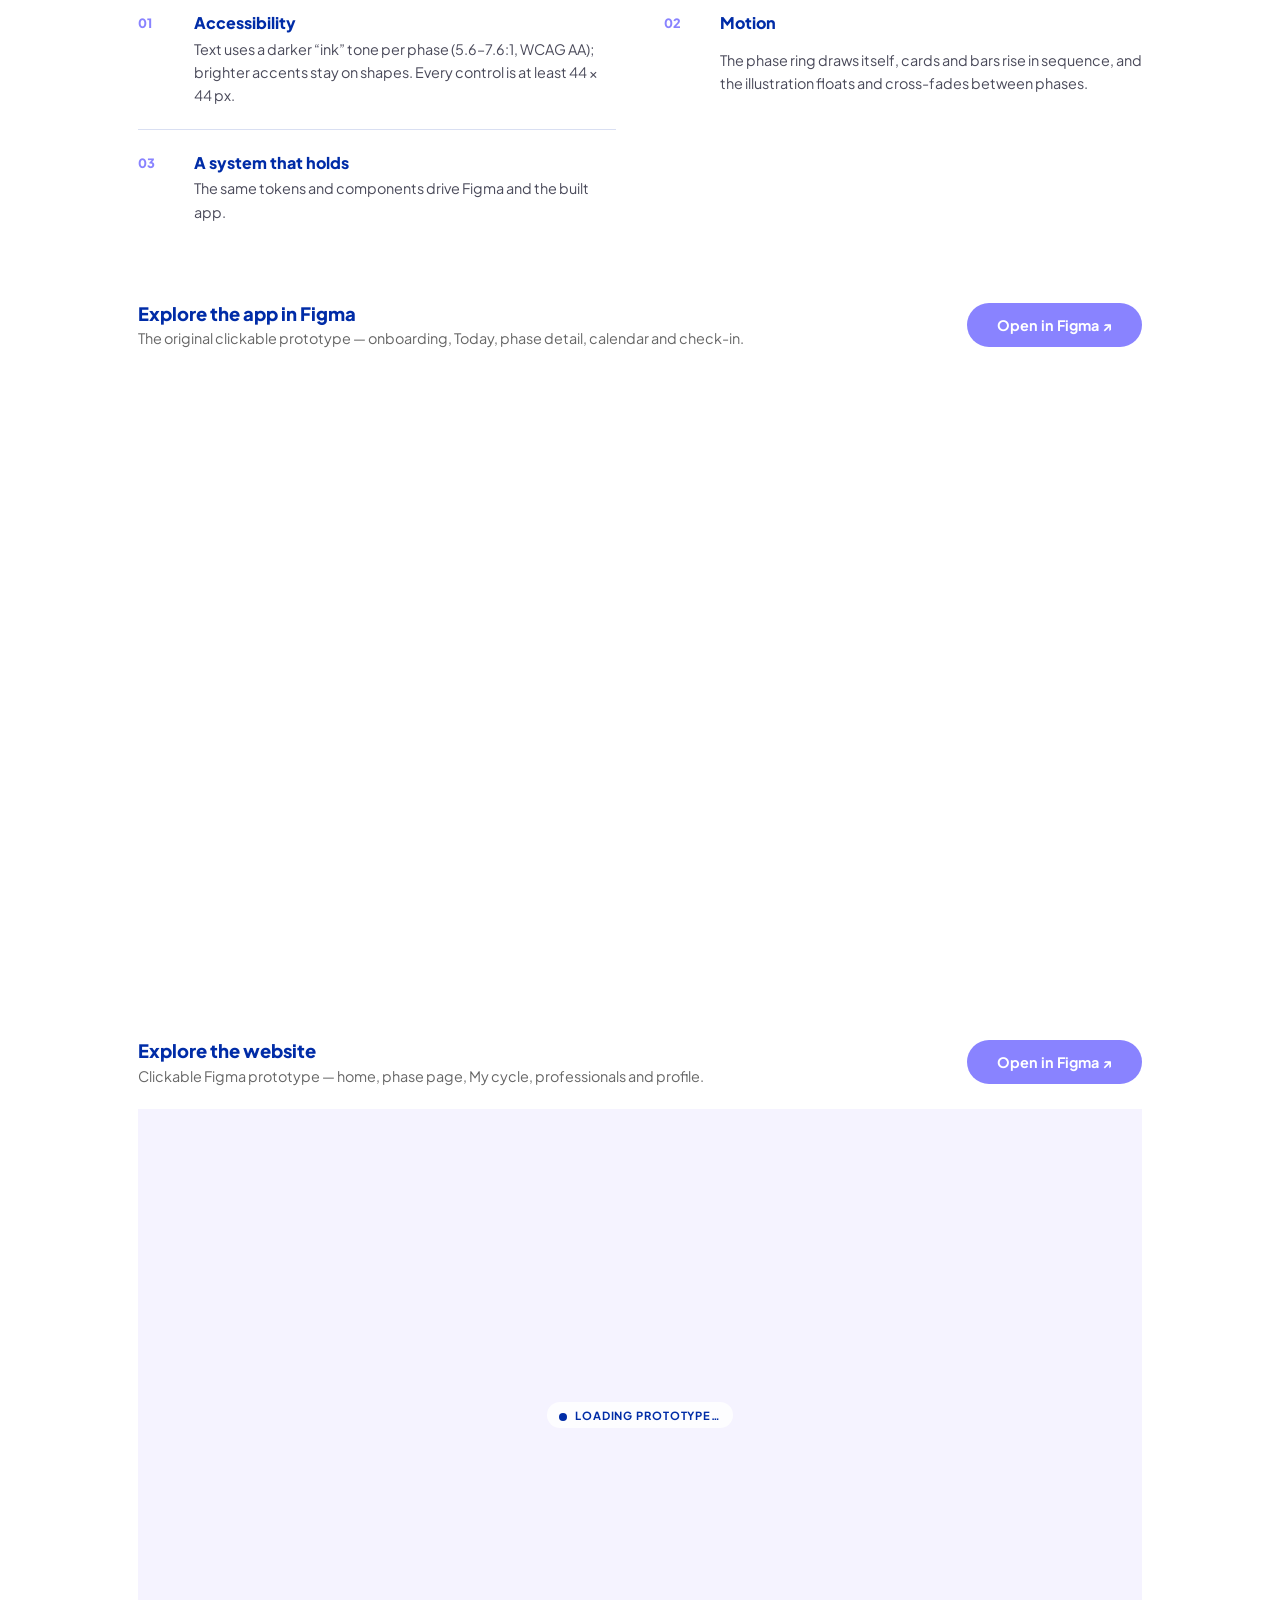
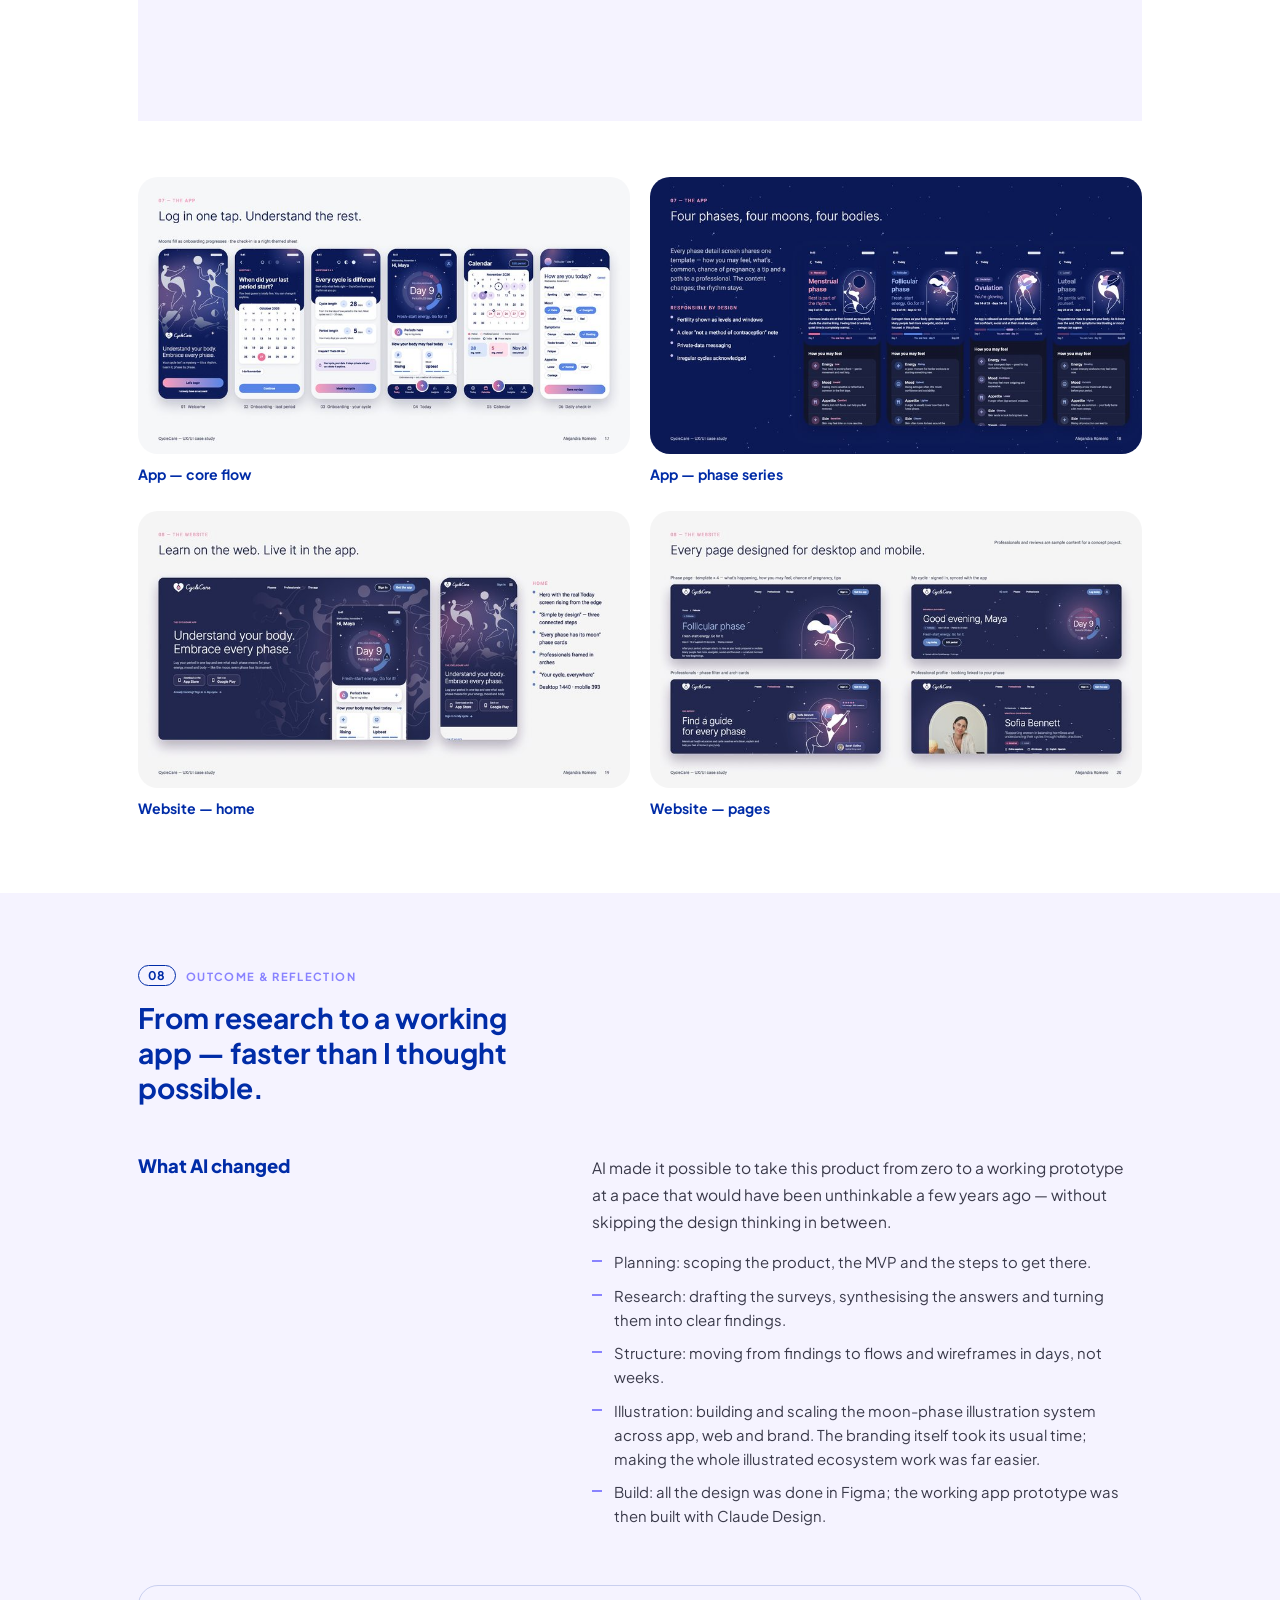
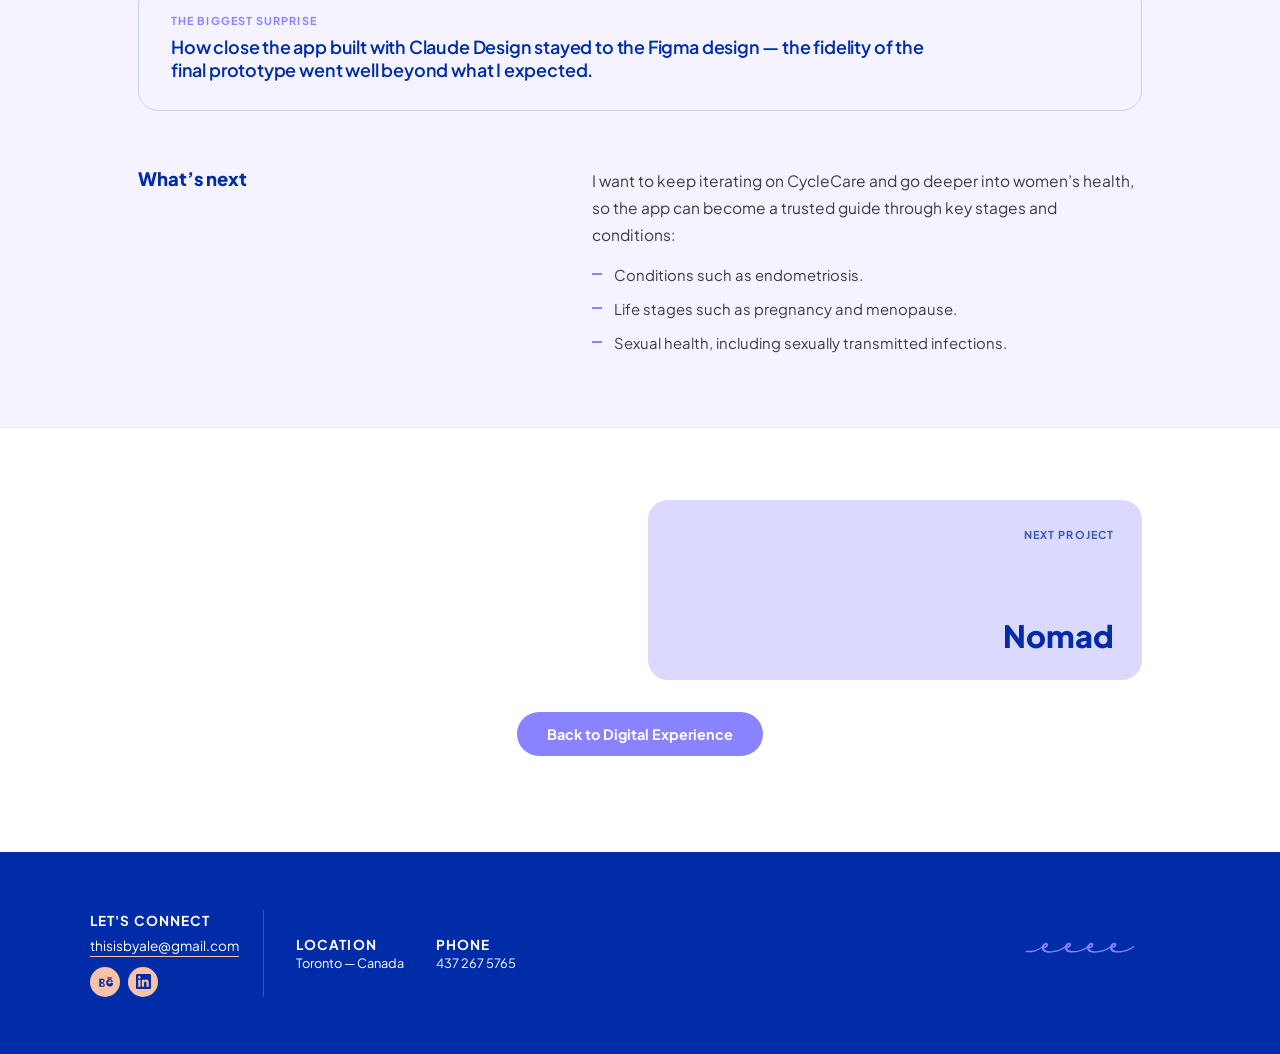
<file: case-studies/cyclecare/index.html>
<!DOCTYPE html>
<html lang="en">
<head>
  <meta charset="UTF-8" />
  <meta name="viewport" content="width=device-width, initial-scale=1.0" />
  <title>CycleCare — UX/UI Case Study | Alejandra Romero</title>
  <meta name="description" content="CycleCare: a UX/UI case study for a women’s wellness app and website where every phase of the cycle has its moon." />
  <link rel="icon" href="../../favicon.ico" sizes="any" />
  <link rel="icon" type="image/png" sizes="32x32" href="../../assets/favicon-32x32.png" />
  <link rel="icon" type="image/png" sizes="16x16" href="../../assets/favicon-16x16.png" />
  <link rel="apple-touch-icon" href="../../assets/apple-touch-icon.png" />
  <link rel="stylesheet" href="../../style.css" />
  <link rel="stylesheet" href="../_template/case-study.css" />
  <link href="https://fonts.googleapis.com/css2?family=Plus+Jakarta+Sans:wght@400;500;600;700;800&display=swap" rel="stylesheet" />
</head>
<body>

  <!-- NAV -->
  <nav class="nav">
    <a href="../../index.html#home" class="nav-brand">
      <img src="../../assets/ale-logo.svg" alt="ale" class="nav-logo" />
    </a>
    <ul class="nav-links">
      <li><a href="../../index.html#work" class="nav-link active">Work</a></li>
      <li><a href="../../index.html#branding" class="nav-link">Branding</a></li>
      <li><a href="../../index.html#experience" class="nav-link">Experience</a></li>
      <li><a href="../../about.html" class="nav-link">About</a></li>
      <li><a href="../../index.html#contact" class="nav-link">Contact</a></li>
    </ul>
    <button class="hamburger" aria-label="Menu">
      <span></span><span></span><span></span>
    </button>
  </nav>

  <!-- Content is rendered from content.js by ../_template/case-study.js -->
  <main class="cs-main" id="case-study">
    <noscript>
      <div class="cs-wrap" style="padding:64px 24px">
        <h1 class="cs-title">CycleCare</h1>
        <p>This case study needs JavaScript. You can also <a href="https://www.behance.net/gallery/247490491/Cycle-Care-System-Design">view it on Behance</a>.</p>
      </div>
    </noscript>
  </main>

  <!-- FOOTER -->
  <footer class="footer">
    <div class="footer-inner">
      <div class="footer-col footer-connect">
        <p class="footer-label">LET'S CONNECT</p>
        <a href="mailto:thisisbyale@gmail.com" class="footer-email">thisisbyale@gmail.com</a>
        <div class="footer-socials">
          <a href="https://www.behance.net/romeroalejandra" class="footer-social-link" target="_blank" rel="noopener noreferrer" aria-label="Behance">
            <svg xmlns="http://www.w3.org/2000/svg" viewBox="0 0 24 24" fill="currentColor" class="footer-social-icon"><path d="M22 7h-7V5h7v2zm1.726 10c-.442 1.297-2.029 3-5.101 3-3.074 0-5.513-1.987-5.513-5.998 0-3.895 2.307-6.002 5.413-6.002 3.074 0 4.941 1.95 5.101 4.8h-7.979c.075 1.957 1.096 2.686 2.464 2.686 1.326 0 2.107-.636 2.432-1.486H23.726zM16.99 12h4.329c-.063-1.685-1.002-2.438-2.084-2.438-1.235 0-2.058.813-2.245 2.438zM7.63 7.47c.585 0 1.052.088 1.4.264.348.175.632.418.852.727.219.31.377.664.472 1.062.096.398.143.82.143 1.267 0 .604-.083 1.134-.249 1.589-.166.455-.407.838-.723 1.149a2.83 2.83 0 0 1-1.118.667c-.436.147-.929.22-1.48.22H2V7.47h5.63zm-.36 5.42c.386 0 .704-.125.954-.375.25-.25.375-.664.375-1.242 0-.577-.118-.995-.352-1.253-.235-.257-.58-.386-1.035-.386H4.97v3.256h2.3zM2 14.892h5.84c.576 0 1.055.073 1.437.22.382.147.682.344.9.592.22.247.374.53.464.85.09.319.135.65.135.993 0 .414-.057.8-.17 1.155a2.43 2.43 0 0 1-.52.918c-.237.265-.545.47-.925.617-.38.147-.832.22-1.357.22H2v-5.565zm2.97 3.77h2.555c.45 0 .793-.12 1.03-.36.237-.24.355-.582.355-1.025 0-.443-.121-.782-.362-1.016-.241-.234-.578-.351-1.01-.351H4.97v2.752z"/></svg>
          </a>
          <a href="https://www.linkedin.com/in/alejandra-romero-c" class="footer-social-link" target="_blank" rel="noopener noreferrer" aria-label="LinkedIn">
            <svg xmlns="http://www.w3.org/2000/svg" viewBox="0 0 24 24" fill="currentColor" class="footer-social-icon"><path d="M20.447 20.452h-3.554v-5.569c0-1.328-.027-3.037-1.852-3.037-1.853 0-2.136 1.445-2.136 2.939v5.667H9.351V9h3.414v1.561h.046c.477-.9 1.637-1.85 3.37-1.85 3.601 0 4.267 2.37 4.267 5.455v6.286zM5.337 7.433a2.062 2.062 0 0 1-2.063-2.065 2.064 2.064 0 1 1 2.063 2.065zm1.782 13.019H3.555V9h3.564v11.452zM22.225 0H1.771C.792 0 0 .774 0 1.729v20.542C0 23.227.792 24 1.771 24h20.451C23.2 24 24 23.227 24 22.271V1.729C24 .774 23.2 0 22.222 0h.003z"/></svg>
          </a>
        </div>
      </div>
      <div class="footer-col">
        <p class="footer-label">LOCATION</p>
        <p>Toronto — Canada</p>
      </div>
      <div class="footer-col">
        <p class="footer-label">PHONE</p>
        <p>437 267 5765</p>
      </div>
      <div class="footer-right">
        <img src="../../assets/ola-ale.svg" alt="" class="footer-wave-img" />
      </div>
    </div>
  </footer>

  <script src="../_template/projects.js"></script>
  <script src="content.js"></script>
  <script src="../_template/case-study.js"></script>
  <script src="../../script.js"></script>
</body>
</html>
</file>
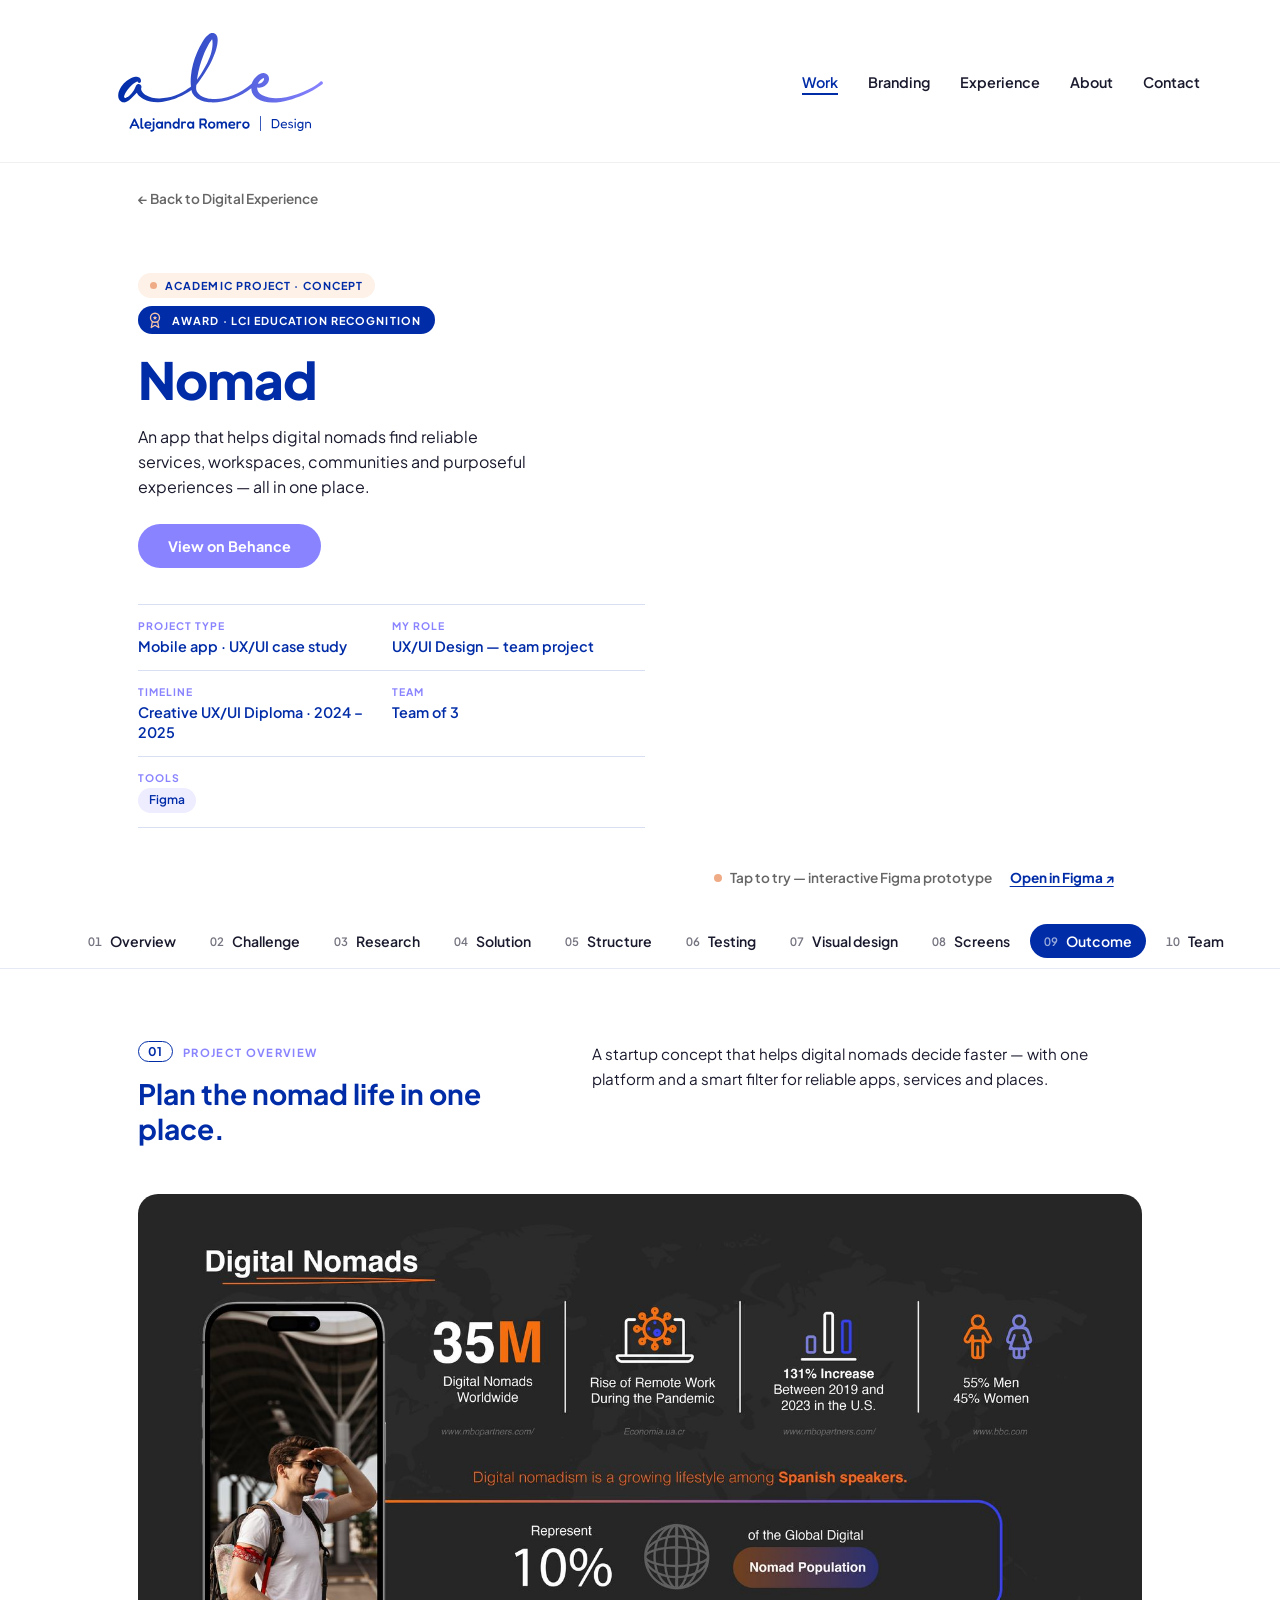
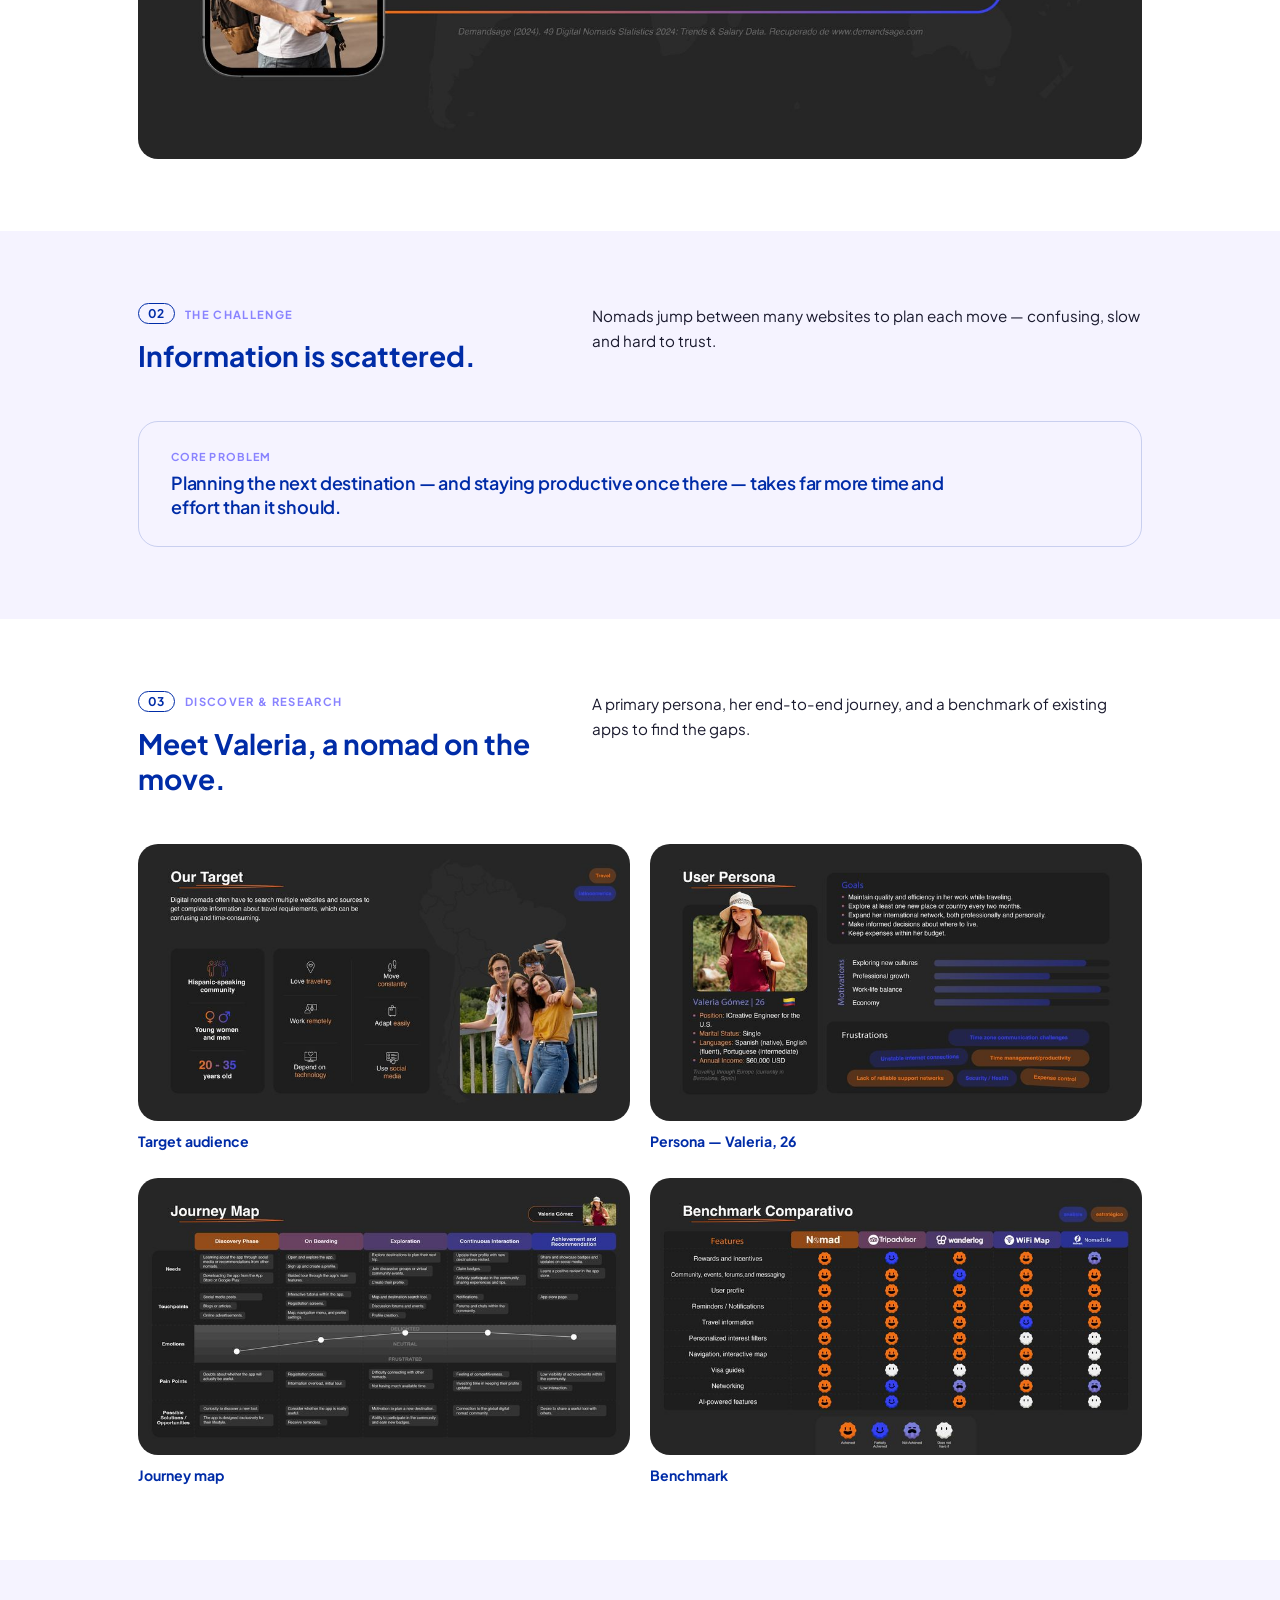
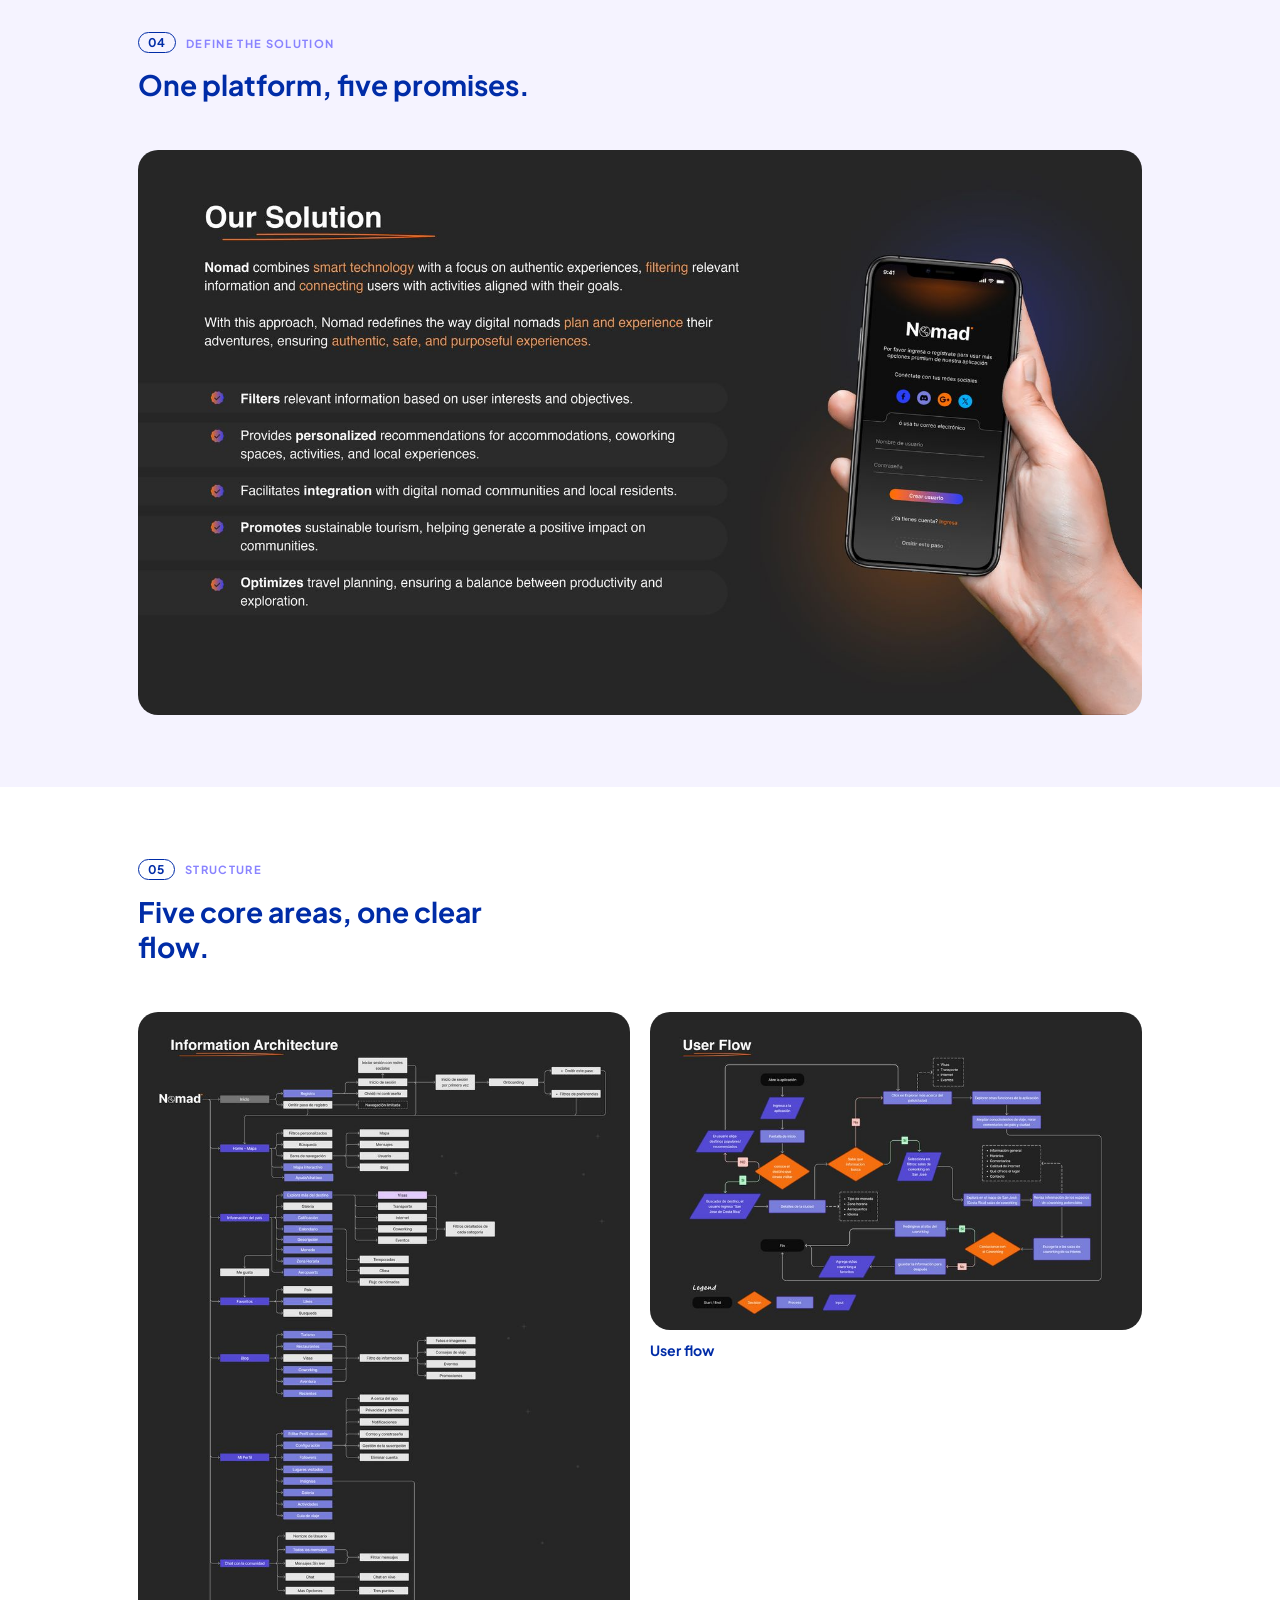
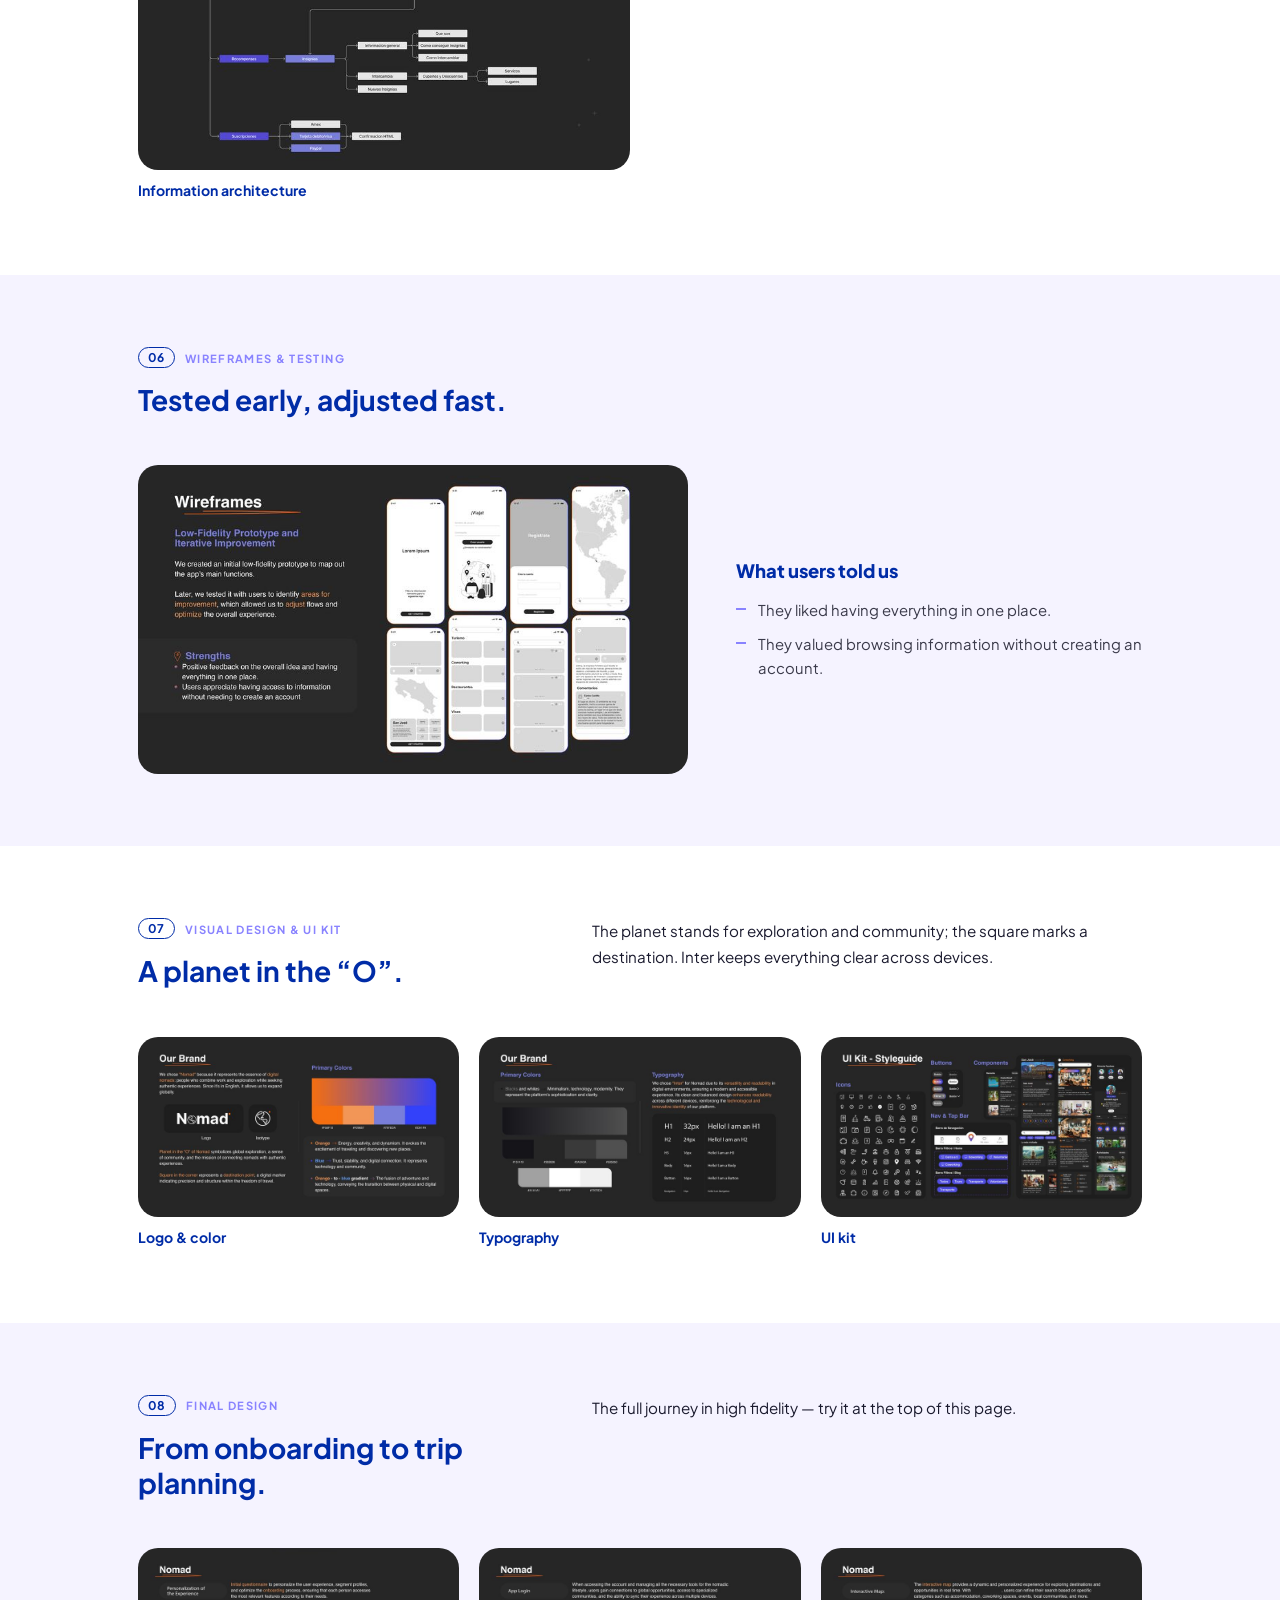
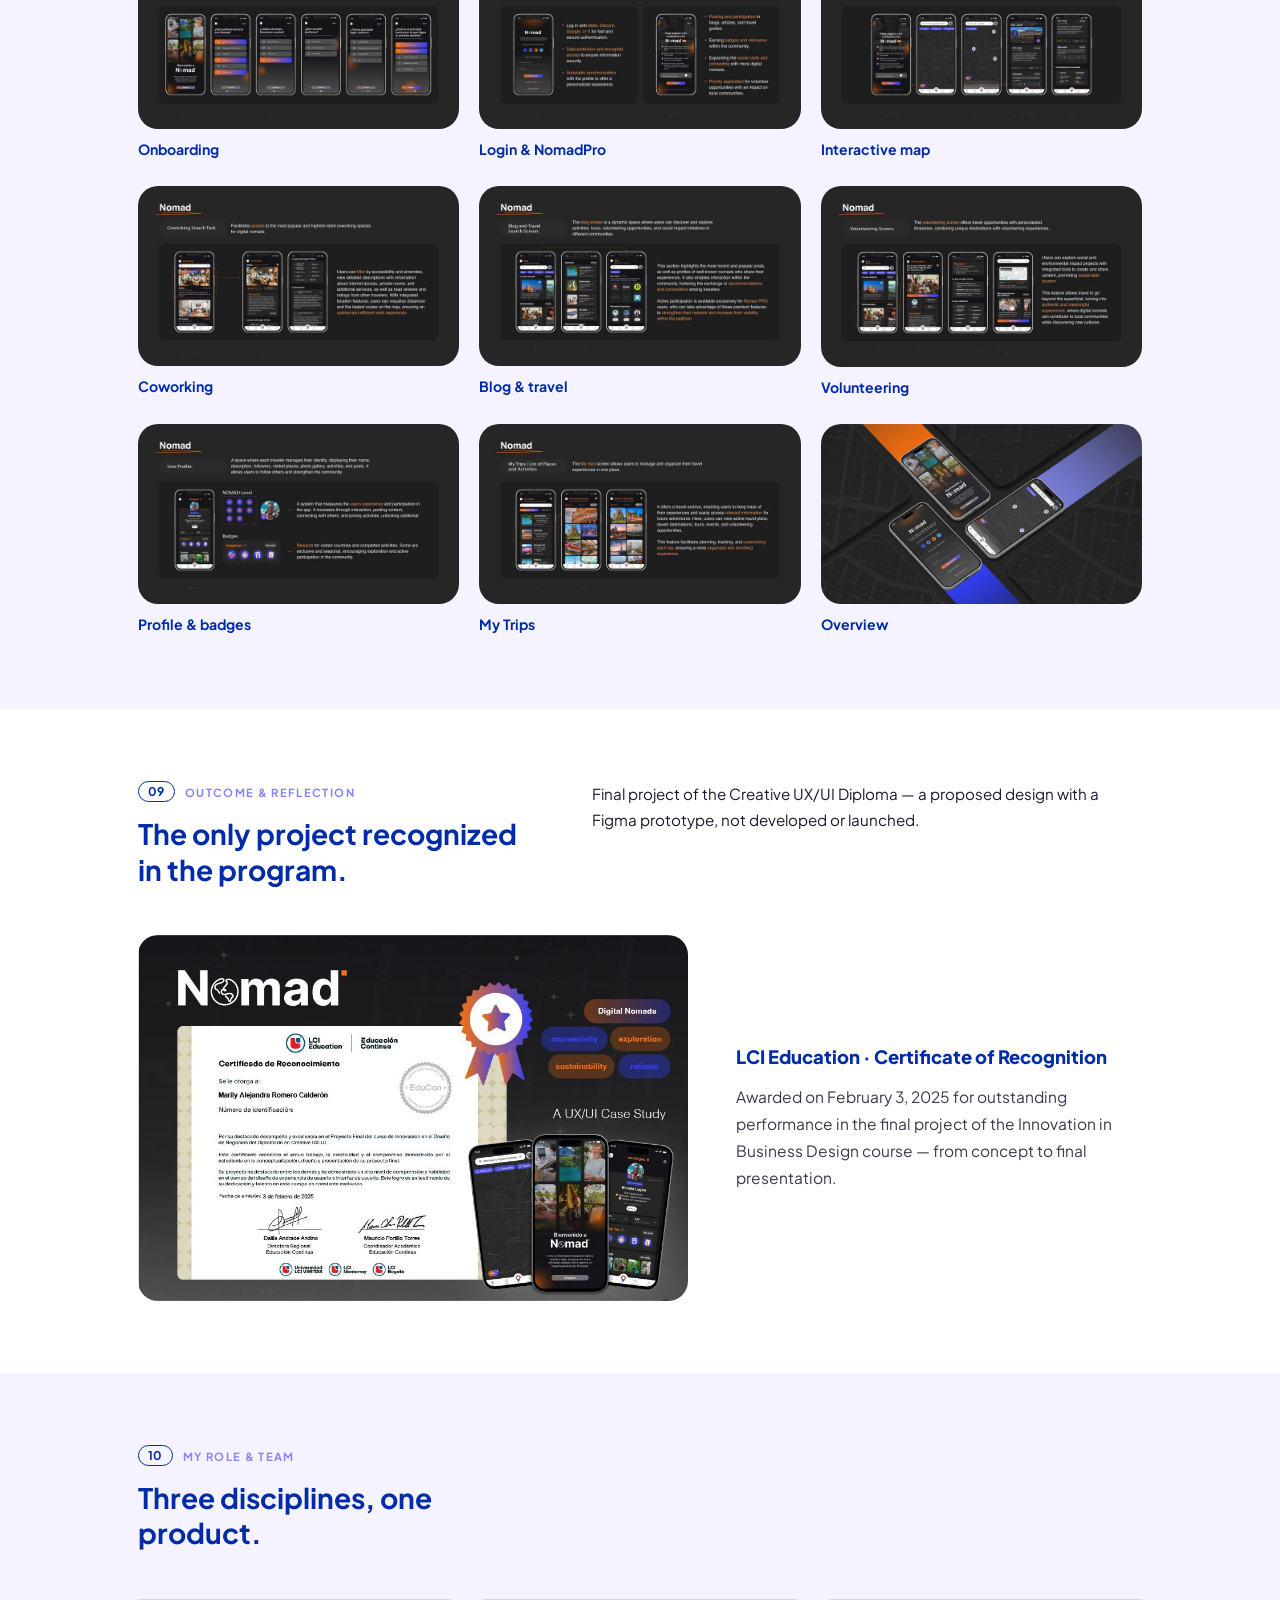
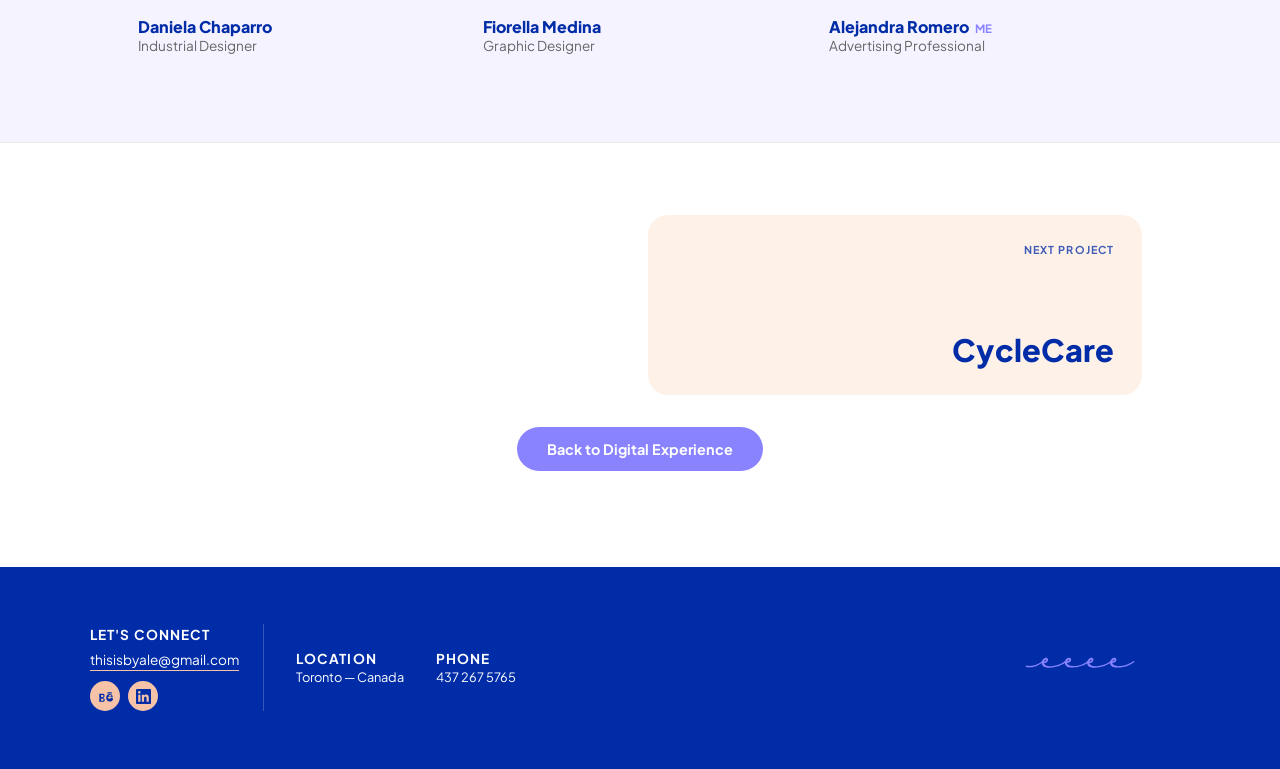
<file: case-studies/nomad/index.html>
<!DOCTYPE html>
<html lang="en">
<head>
  <meta charset="UTF-8" />
  <meta name="viewport" content="width=device-width, initial-scale=1.0" />
  <title>Nomad — UX/UI Case Study | Alejandra Romero</title>
  <meta name="description" content="Nomad: a UX/UI case study for an app that helps digital nomads find reliable services, workspaces and communities in one place." />
  <link rel="icon" href="../../favicon.ico" sizes="any" />
  <link rel="icon" type="image/png" sizes="32x32" href="../../assets/favicon-32x32.png" />
  <link rel="icon" type="image/png" sizes="16x16" href="../../assets/favicon-16x16.png" />
  <link rel="apple-touch-icon" href="../../assets/apple-touch-icon.png" />
  <link rel="stylesheet" href="../../style.css" />
  <link rel="stylesheet" href="../_template/case-study.css" />
  <link href="https://fonts.googleapis.com/css2?family=Plus+Jakarta+Sans:wght@400;500;600;700;800&display=swap" rel="stylesheet" />
</head>
<body>

  <!-- NAV -->
  <nav class="nav">
    <a href="../../index.html#home" class="nav-brand">
      <img src="../../assets/ale-logo.svg" alt="ale" class="nav-logo" />
    </a>
    <ul class="nav-links">
      <li><a href="../../index.html#work" class="nav-link active">Work</a></li>
      <li><a href="../../index.html#branding" class="nav-link">Branding</a></li>
      <li><a href="../../index.html#experience" class="nav-link">Experience</a></li>
      <li><a href="../../about.html" class="nav-link">About</a></li>
      <li><a href="../../index.html#contact" class="nav-link">Contact</a></li>
    </ul>
    <button class="hamburger" aria-label="Menu">
      <span></span><span></span><span></span>
    </button>
  </nav>

  <!-- Content is rendered from content.js by ../_template/case-study.js -->
  <main class="cs-main" id="case-study">
    <noscript>
      <div class="cs-wrap" style="padding:64px 24px">
        <h1 class="cs-title">Nomad</h1>
        <p>This case study needs JavaScript. You can also <a href="https://www.behance.net/gallery/221216205/NOMAD-Case-Study-UXUI-Design">view it on Behance</a>.</p>
      </div>
    </noscript>
  </main>

  <!-- FOOTER -->
  <footer class="footer">
    <div class="footer-inner">
      <div class="footer-col footer-connect">
        <p class="footer-label">LET'S CONNECT</p>
        <a href="mailto:thisisbyale@gmail.com" class="footer-email">thisisbyale@gmail.com</a>
        <div class="footer-socials">
          <a href="https://www.behance.net/romeroalejandra" class="footer-social-link" target="_blank" rel="noopener noreferrer" aria-label="Behance">
            <svg xmlns="http://www.w3.org/2000/svg" viewBox="0 0 24 24" fill="currentColor" class="footer-social-icon"><path d="M22 7h-7V5h7v2zm1.726 10c-.442 1.297-2.029 3-5.101 3-3.074 0-5.513-1.987-5.513-5.998 0-3.895 2.307-6.002 5.413-6.002 3.074 0 4.941 1.95 5.101 4.8h-7.979c.075 1.957 1.096 2.686 2.464 2.686 1.326 0 2.107-.636 2.432-1.486H23.726zM16.99 12h4.329c-.063-1.685-1.002-2.438-2.084-2.438-1.235 0-2.058.813-2.245 2.438zM7.63 7.47c.585 0 1.052.088 1.4.264.348.175.632.418.852.727.219.31.377.664.472 1.062.096.398.143.82.143 1.267 0 .604-.083 1.134-.249 1.589-.166.455-.407.838-.723 1.149a2.83 2.83 0 0 1-1.118.667c-.436.147-.929.22-1.48.22H2V7.47h5.63zm-.36 5.42c.386 0 .704-.125.954-.375.25-.25.375-.664.375-1.242 0-.577-.118-.995-.352-1.253-.235-.257-.58-.386-1.035-.386H4.97v3.256h2.3zM2 14.892h5.84c.576 0 1.055.073 1.437.22.382.147.682.344.9.592.22.247.374.53.464.85.09.319.135.65.135.993 0 .414-.057.8-.17 1.155a2.43 2.43 0 0 1-.52.918c-.237.265-.545.47-.925.617-.38.147-.832.22-1.357.22H2v-5.565zm2.97 3.77h2.555c.45 0 .793-.12 1.03-.36.237-.24.355-.582.355-1.025 0-.443-.121-.782-.362-1.016-.241-.234-.578-.351-1.01-.351H4.97v2.752z"/></svg>
          </a>
          <a href="https://www.linkedin.com/in/alejandra-romero-c" class="footer-social-link" target="_blank" rel="noopener noreferrer" aria-label="LinkedIn">
            <svg xmlns="http://www.w3.org/2000/svg" viewBox="0 0 24 24" fill="currentColor" class="footer-social-icon"><path d="M20.447 20.452h-3.554v-5.569c0-1.328-.027-3.037-1.852-3.037-1.853 0-2.136 1.445-2.136 2.939v5.667H9.351V9h3.414v1.561h.046c.477-.9 1.637-1.85 3.37-1.85 3.601 0 4.267 2.37 4.267 5.455v6.286zM5.337 7.433a2.062 2.062 0 0 1-2.063-2.065 2.064 2.064 0 1 1 2.063 2.065zm1.782 13.019H3.555V9h3.564v11.452zM22.225 0H1.771C.792 0 0 .774 0 1.729v20.542C0 23.227.792 24 1.771 24h20.451C23.2 24 24 23.227 24 22.271V1.729C24 .774 23.2 0 22.222 0h.003z"/></svg>
          </a>
        </div>
      </div>
      <div class="footer-col">
        <p class="footer-label">LOCATION</p>
        <p>Toronto — Canada</p>
      </div>
      <div class="footer-col">
        <p class="footer-label">PHONE</p>
        <p>437 267 5765</p>
      </div>
      <div class="footer-right">
        <img src="../../assets/ola-ale.svg" alt="" class="footer-wave-img" />
      </div>
    </div>
  </footer>

  <script src="../_template/projects.js"></script>
  <script src="content.js"></script>
  <script src="../_template/case-study.js"></script>
  <script src="../../script.js"></script>
</body>
</html>
</file>
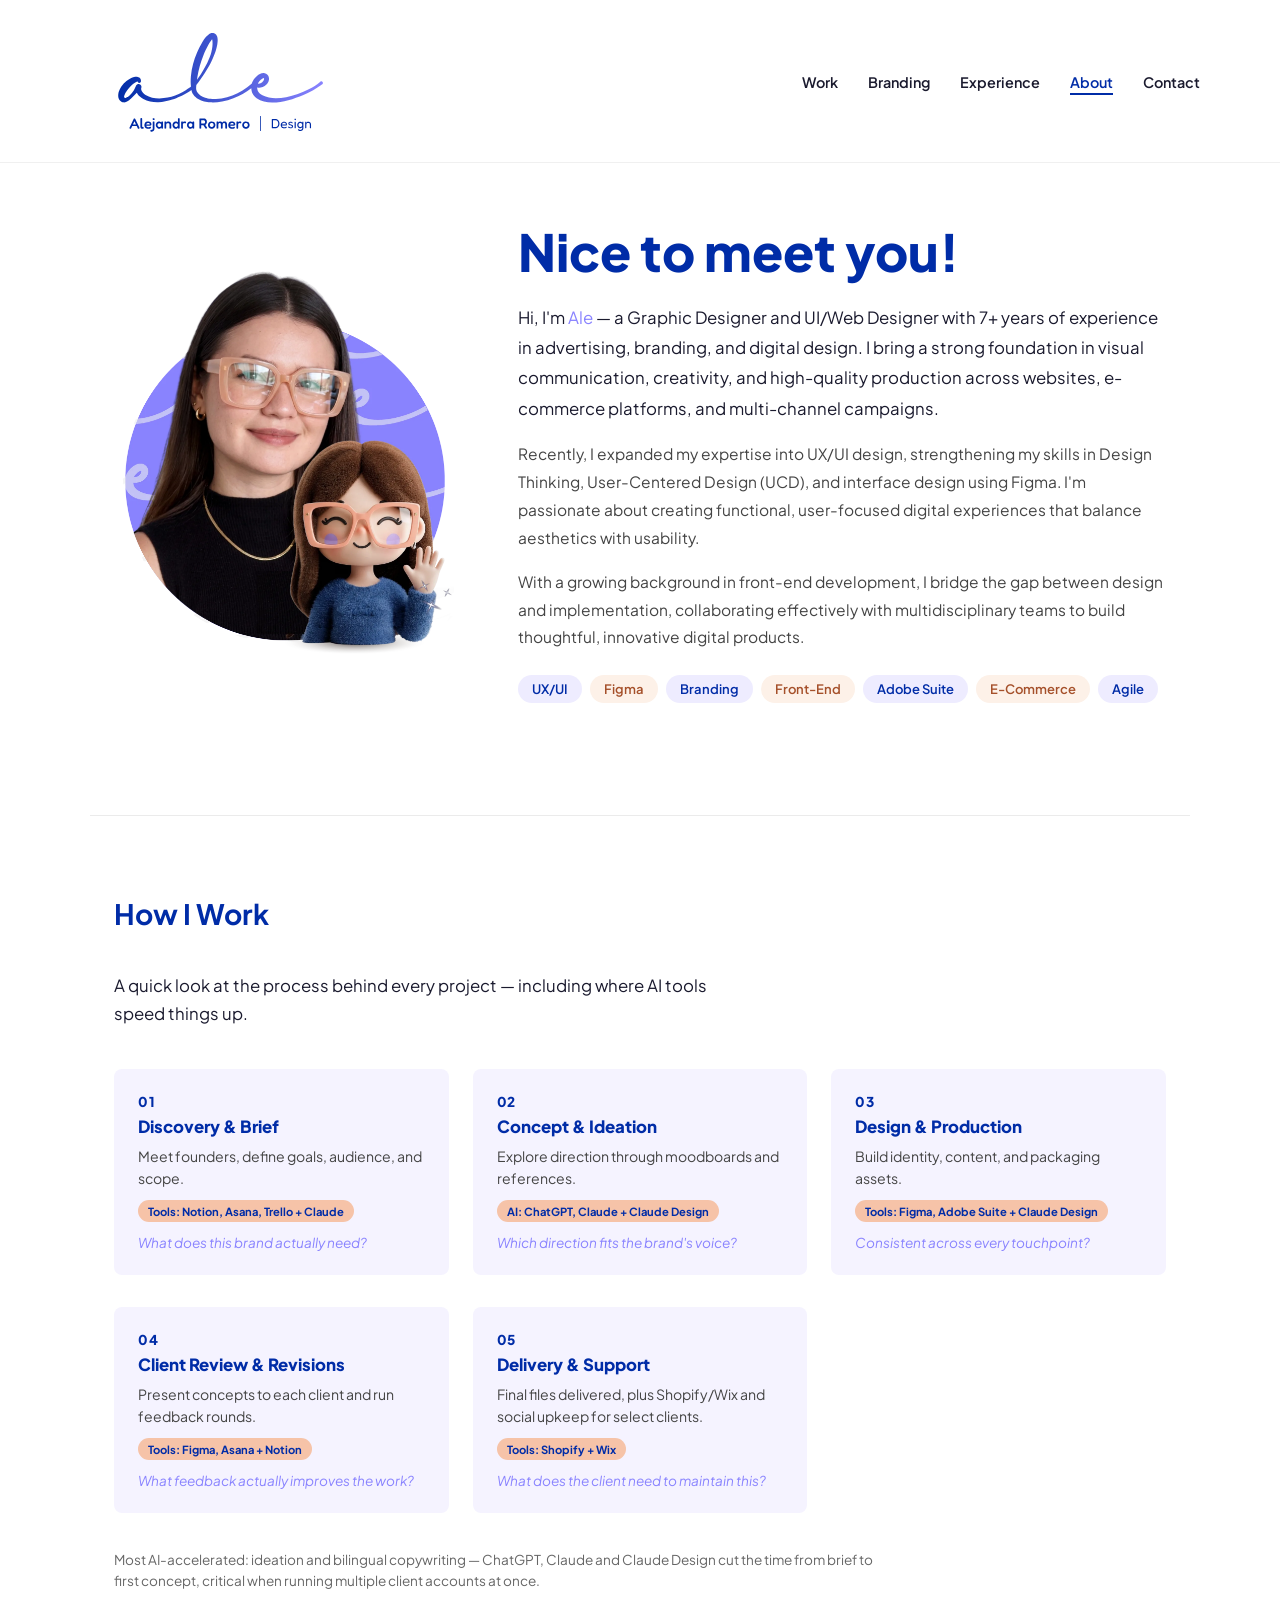
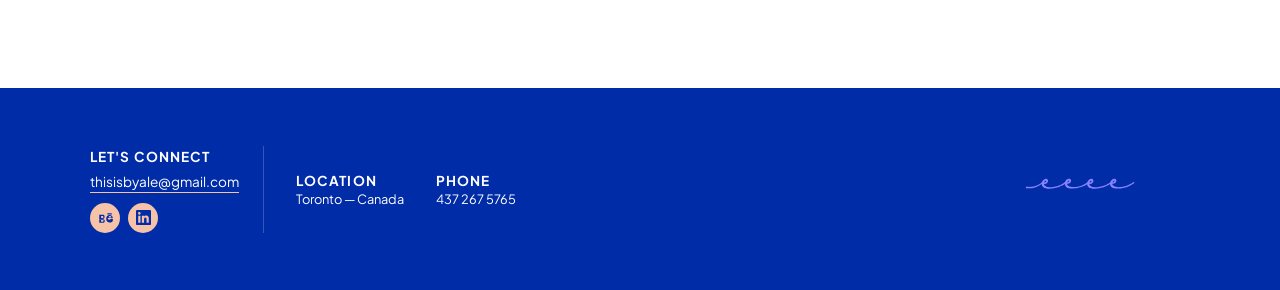
<file: about.html>
<!DOCTYPE html>
<html lang="en">
<head>
  <meta charset="UTF-8" />
  <meta name="viewport" content="width=device-width, initial-scale=1.0" />
  <title>About — Ale</title>
  <link rel="icon" href="favicon.ico" sizes="any" />
  <link rel="icon" type="image/png" sizes="32x32" href="assets/favicon-32x32.png" />
  <link rel="icon" type="image/png" sizes="16x16" href="assets/favicon-16x16.png" />
  <link rel="apple-touch-icon" href="assets/apple-touch-icon.png" />
  <link rel="stylesheet" href="style.css" />
  <link href="https://fonts.googleapis.com/css2?family=Plus+Jakarta+Sans:wght@400;500;600;700;800&display=swap" rel="stylesheet" />
</head>
<body>

  <!-- NAV -->
  <nav class="nav">
    <a href="index.html#home" class="nav-brand">
      <img src="assets/ale-logo.svg" alt="ale" class="nav-logo" />
    </a>
    <ul class="nav-links">
      <li><a href="index.html#work" class="nav-link">Work</a></li>
      <li><a href="index.html#branding" class="nav-link">Branding</a></li>
      <li><a href="index.html#experience" class="nav-link">Experience</a></li>
      <li><a href="about.html" class="nav-link active">About</a></li>
      <li><a href="index.html#contact" class="nav-link">Contact</a></li>
    </ul>
    <button class="hamburger" aria-label="Menu">
      <span></span><span></span><span></span>
    </button>
  </nav>

  <main class="about-main" id="about">

    <!-- 1. INTRO: photo + info -->
    <section class="about-hero">
      <div class="about-hero-photo">
        <img src="assets/photo-ale.webp" alt="Alejandra Romero" />
      </div>
      <div class="about-hero-text">
        <h1>Nice to meet you!</h1>
        <p class="about-lead">
          Hi, I'm <span class="text-purple">Ale</span> — a Graphic Designer and UI/Web Designer with 7+ years of
          experience in advertising, branding, and digital design. I bring a strong foundation in visual
          communication, creativity, and high-quality production across websites, e-commerce platforms, and
          multi-channel campaigns.
        </p>
        <p>
          Recently, I expanded my expertise into UX/UI design, strengthening my skills in Design Thinking,
          User-Centered Design (UCD), and interface design using Figma. I'm passionate about creating functional,
          user-focused digital experiences that balance aesthetics with usability.
        </p>
        <p>
          With a growing background in front-end development, I bridge the gap between design and implementation,
          collaborating effectively with multidisciplinary teams to build thoughtful, innovative digital products.
        </p>
        <div class="about-skills">
          <span class="tag">UX/UI</span>
          <span class="tag">Figma</span>
          <span class="tag">Branding</span>
          <span class="tag">Front-End</span>
          <span class="tag">Adobe Suite</span>
          <span class="tag">E-Commerce</span>
          <span class="tag">Agile</span>
        </div>
      </div>
    </section>

  </main>

  <!-- MY PROCESS -->
  <section class="process-section">
    <h2 class="section-title">How I Work</h2>
    <p class="section-desc process-desc">A quick look at the process behind every project — including where AI tools speed things up.</p>
    <div class="process-grid">
      <div class="process-step">
        <span class="process-number">01</span>
        <h3 class="process-title">Discovery &amp; Brief</h3>
        <p class="process-text">Meet founders, define goals, audience, and scope.</p>
        <span class="process-ai">Tools: Notion, Asana, Trello + Claude</span>
        <p class="process-question">What does this brand actually need?</p>
      </div>
      <div class="process-step">
        <span class="process-number">02</span>
        <h3 class="process-title">Concept &amp; Ideation</h3>
        <p class="process-text">Explore direction through moodboards and references.</p>
        <span class="process-ai">AI: ChatGPT, Claude + Claude Design</span>
        <p class="process-question">Which direction fits the brand's voice?</p>
      </div>
      <div class="process-step">
        <span class="process-number">03</span>
        <h3 class="process-title">Design &amp; Production</h3>
        <p class="process-text">Build identity, content, and packaging assets.</p>
        <span class="process-ai">Tools: Figma, Adobe Suite + Claude Design</span>
        <p class="process-question">Consistent across every touchpoint?</p>
      </div>
      <div class="process-step">
        <span class="process-number">04</span>
        <h3 class="process-title">Client Review &amp; Revisions</h3>
        <p class="process-text">Present concepts to each client and run feedback rounds.</p>
        <span class="process-ai">Tools: Figma, Asana + Notion</span>
        <p class="process-question">What feedback actually improves the work?</p>
      </div>
      <div class="process-step">
        <span class="process-number">05</span>
        <h3 class="process-title">Delivery &amp; Support</h3>
        <p class="process-text">Final files delivered, plus Shopify/Wix and social upkeep for select clients.</p>
        <span class="process-ai">Tools: Shopify + Wix</span>
        <p class="process-question">What does the client need to maintain this?</p>
      </div>
    </div>
    <p class="process-note">Most AI-accelerated: ideation and bilingual copywriting — ChatGPT, Claude and Claude Design cut the time from brief to first concept, critical when running multiple client accounts at once.</p>
  </section>

  <!-- FOOTER -->
  <footer class="footer">
    <div class="footer-inner">
      <div class="footer-col footer-connect">
        <p class="footer-label">LET'S CONNECT</p>
        <a href="mailto:thisisbyale@gmail.com" class="footer-email">thisisbyale@gmail.com</a>
        <div class="footer-socials">
          <a href="https://www.behance.net/romeroalejandra" class="footer-social-link" target="_blank" rel="noopener noreferrer" aria-label="Behance">
            <svg xmlns="http://www.w3.org/2000/svg" viewBox="0 0 24 24" fill="currentColor" class="footer-social-icon"><path d="M22 7h-7V5h7v2zm1.726 10c-.442 1.297-2.029 3-5.101 3-3.074 0-5.513-1.987-5.513-5.998 0-3.895 2.307-6.002 5.413-6.002 3.074 0 4.941 1.95 5.101 4.8h-7.979c.075 1.957 1.096 2.686 2.464 2.686 1.326 0 2.107-.636 2.432-1.486H23.726zM16.99 12h4.329c-.063-1.685-1.002-2.438-2.084-2.438-1.235 0-2.058.813-2.245 2.438zM7.63 7.47c.585 0 1.052.088 1.4.264.348.175.632.418.852.727.219.31.377.664.472 1.062.096.398.143.82.143 1.267 0 .604-.083 1.134-.249 1.589-.166.455-.407.838-.723 1.149a2.83 2.83 0 0 1-1.118.667c-.436.147-.929.22-1.48.22H2V7.47h5.63zm-.36 5.42c.386 0 .704-.125.954-.375.25-.25.375-.664.375-1.242 0-.577-.118-.995-.352-1.253-.235-.257-.58-.386-1.035-.386H4.97v3.256h2.3zM2 14.892h5.84c.576 0 1.055.073 1.437.22.382.147.682.344.9.592.22.247.374.53.464.85.09.319.135.65.135.993 0 .414-.057.8-.17 1.155a2.43 2.43 0 0 1-.52.918c-.237.265-.545.47-.925.617-.38.147-.832.22-1.357.22H2v-5.565zm2.97 3.77h2.555c.45 0 .793-.12 1.03-.36.237-.24.355-.582.355-1.025 0-.443-.121-.782-.362-1.016-.241-.234-.578-.351-1.01-.351H4.97v2.752z"/></svg>
          </a>
          <a href="https://www.linkedin.com/in/alejandra-romero-c" class="footer-social-link" target="_blank" rel="noopener noreferrer" aria-label="LinkedIn">
            <svg xmlns="http://www.w3.org/2000/svg" viewBox="0 0 24 24" fill="currentColor" class="footer-social-icon"><path d="M20.447 20.452h-3.554v-5.569c0-1.328-.027-3.037-1.852-3.037-1.853 0-2.136 1.445-2.136 2.939v5.667H9.351V9h3.414v1.561h.046c.477-.9 1.637-1.85 3.37-1.85 3.601 0 4.267 2.37 4.267 5.455v6.286zM5.337 7.433a2.062 2.062 0 0 1-2.063-2.065 2.064 2.064 0 1 1 2.063 2.065zm1.782 13.019H3.555V9h3.564v11.452zM22.225 0H1.771C.792 0 0 .774 0 1.729v20.542C0 23.227.792 24 1.771 24h20.451C23.2 24 24 23.227 24 22.271V1.729C24 .774 23.2 0 22.222 0h.003z"/></svg>
          </a>
        </div>
      </div>
      <div class="footer-col">
        <p class="footer-label">LOCATION</p>
        <p>Toronto — Canada</p>
      </div>
      <div class="footer-col">
        <p class="footer-label">PHONE</p>
        <p>437 267 5765</p>
      </div>
      <div class="footer-right">
        <img src="assets/ola-ale.svg" alt="" class="footer-wave-img" />
      </div>
    </div>
  </footer>

  <script src="script.js"></script>
</body>
</html>
</file>
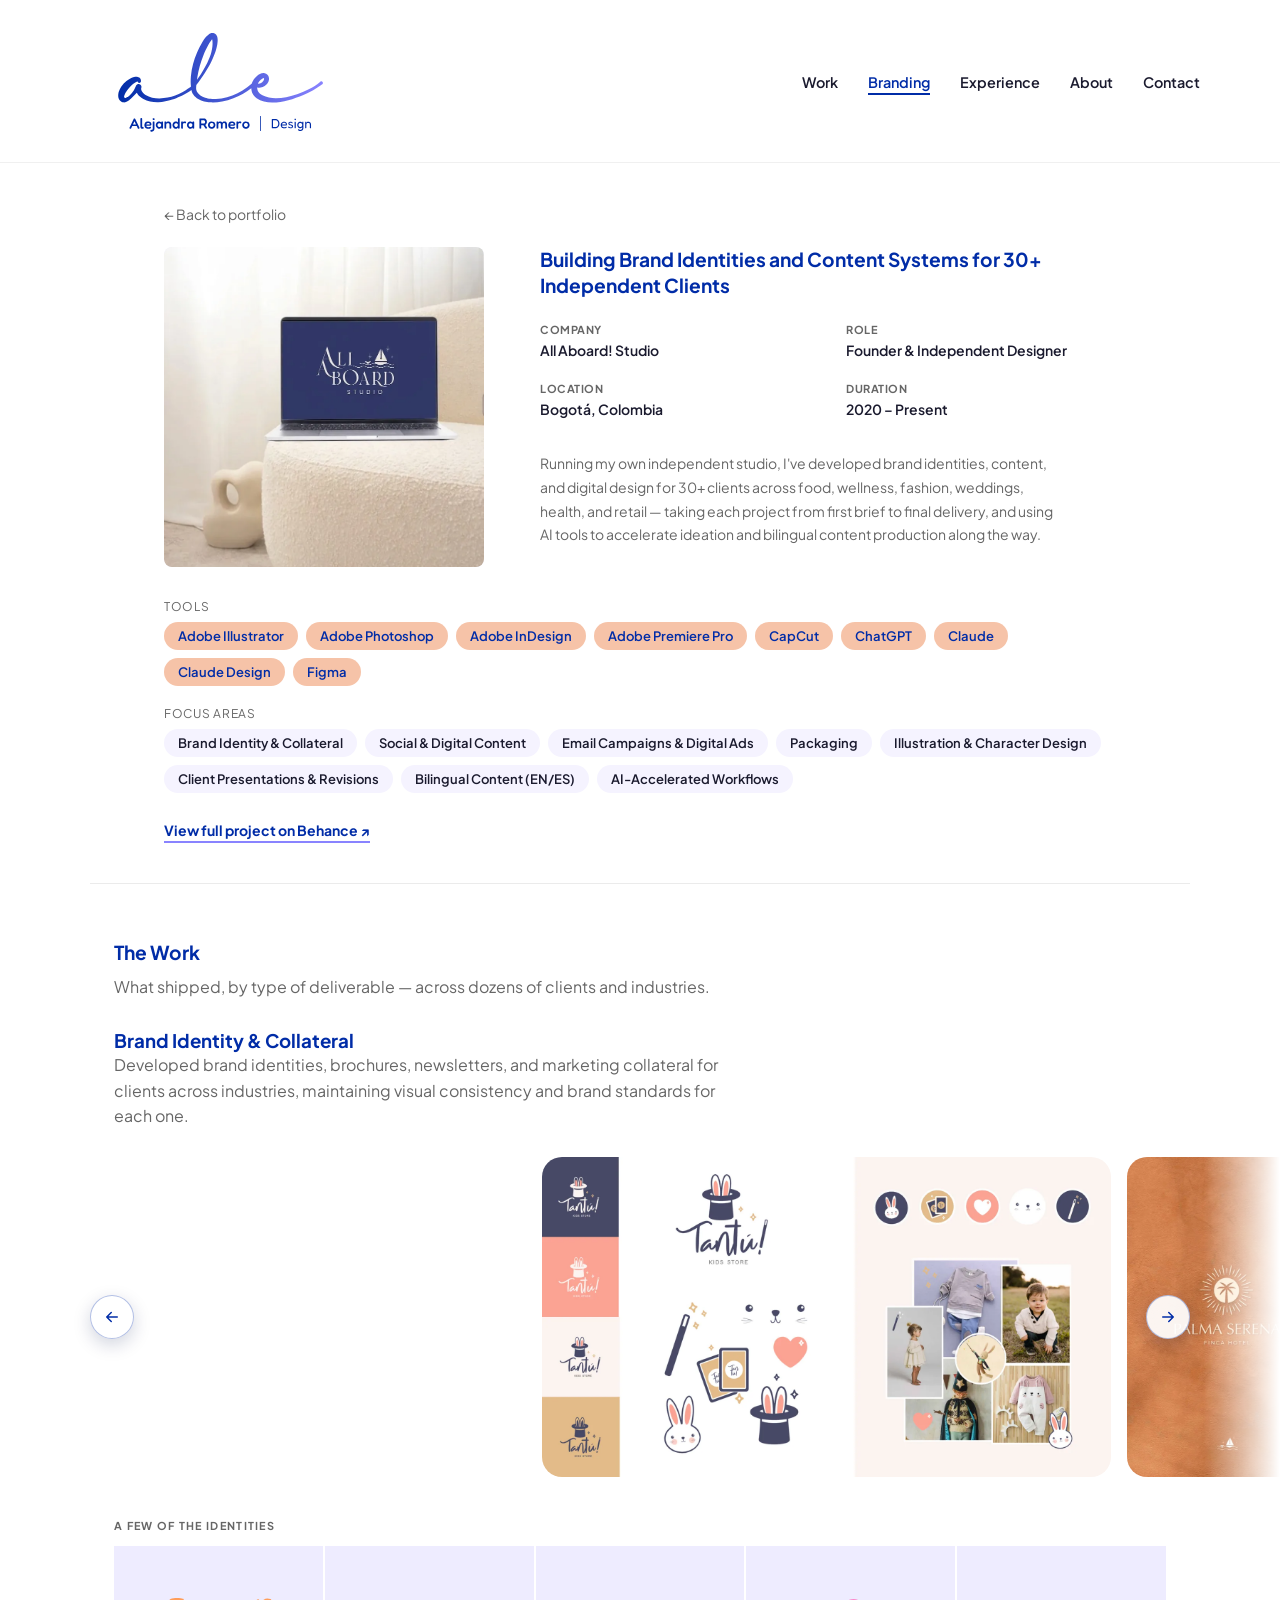
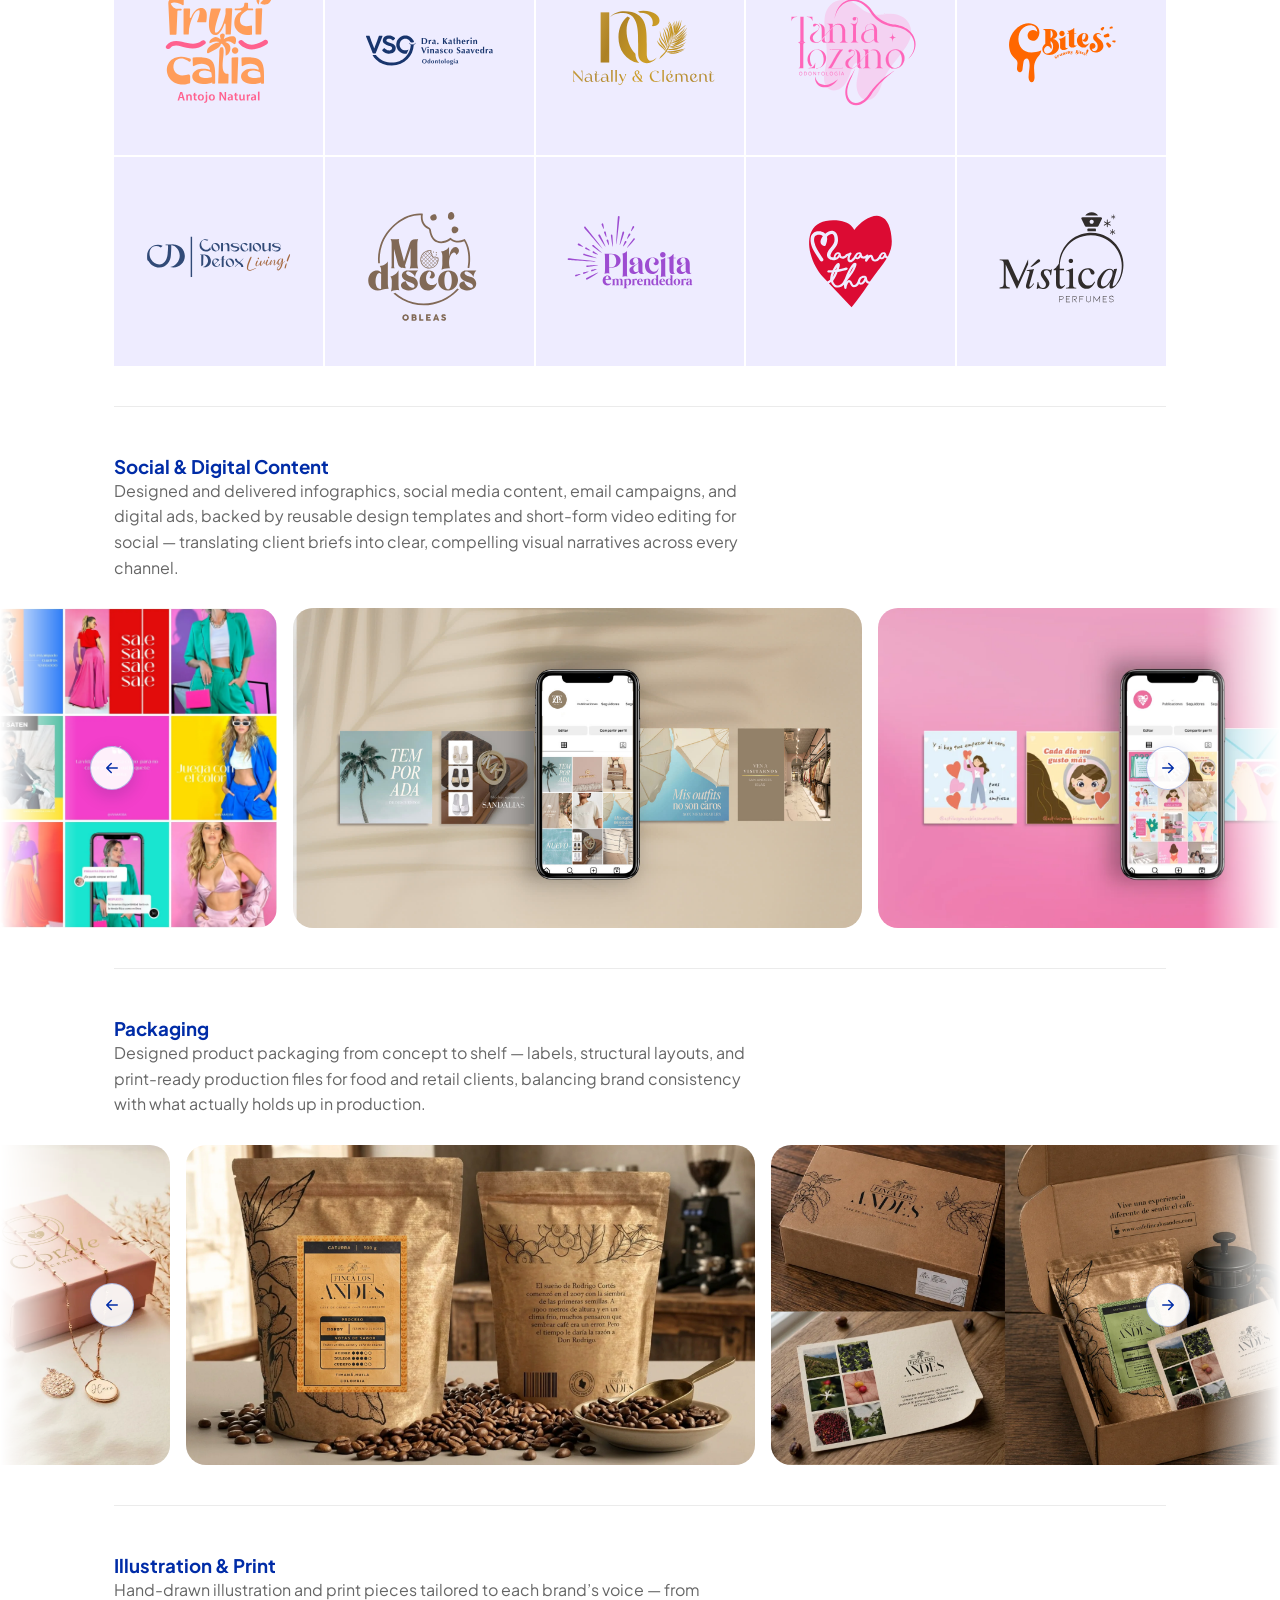
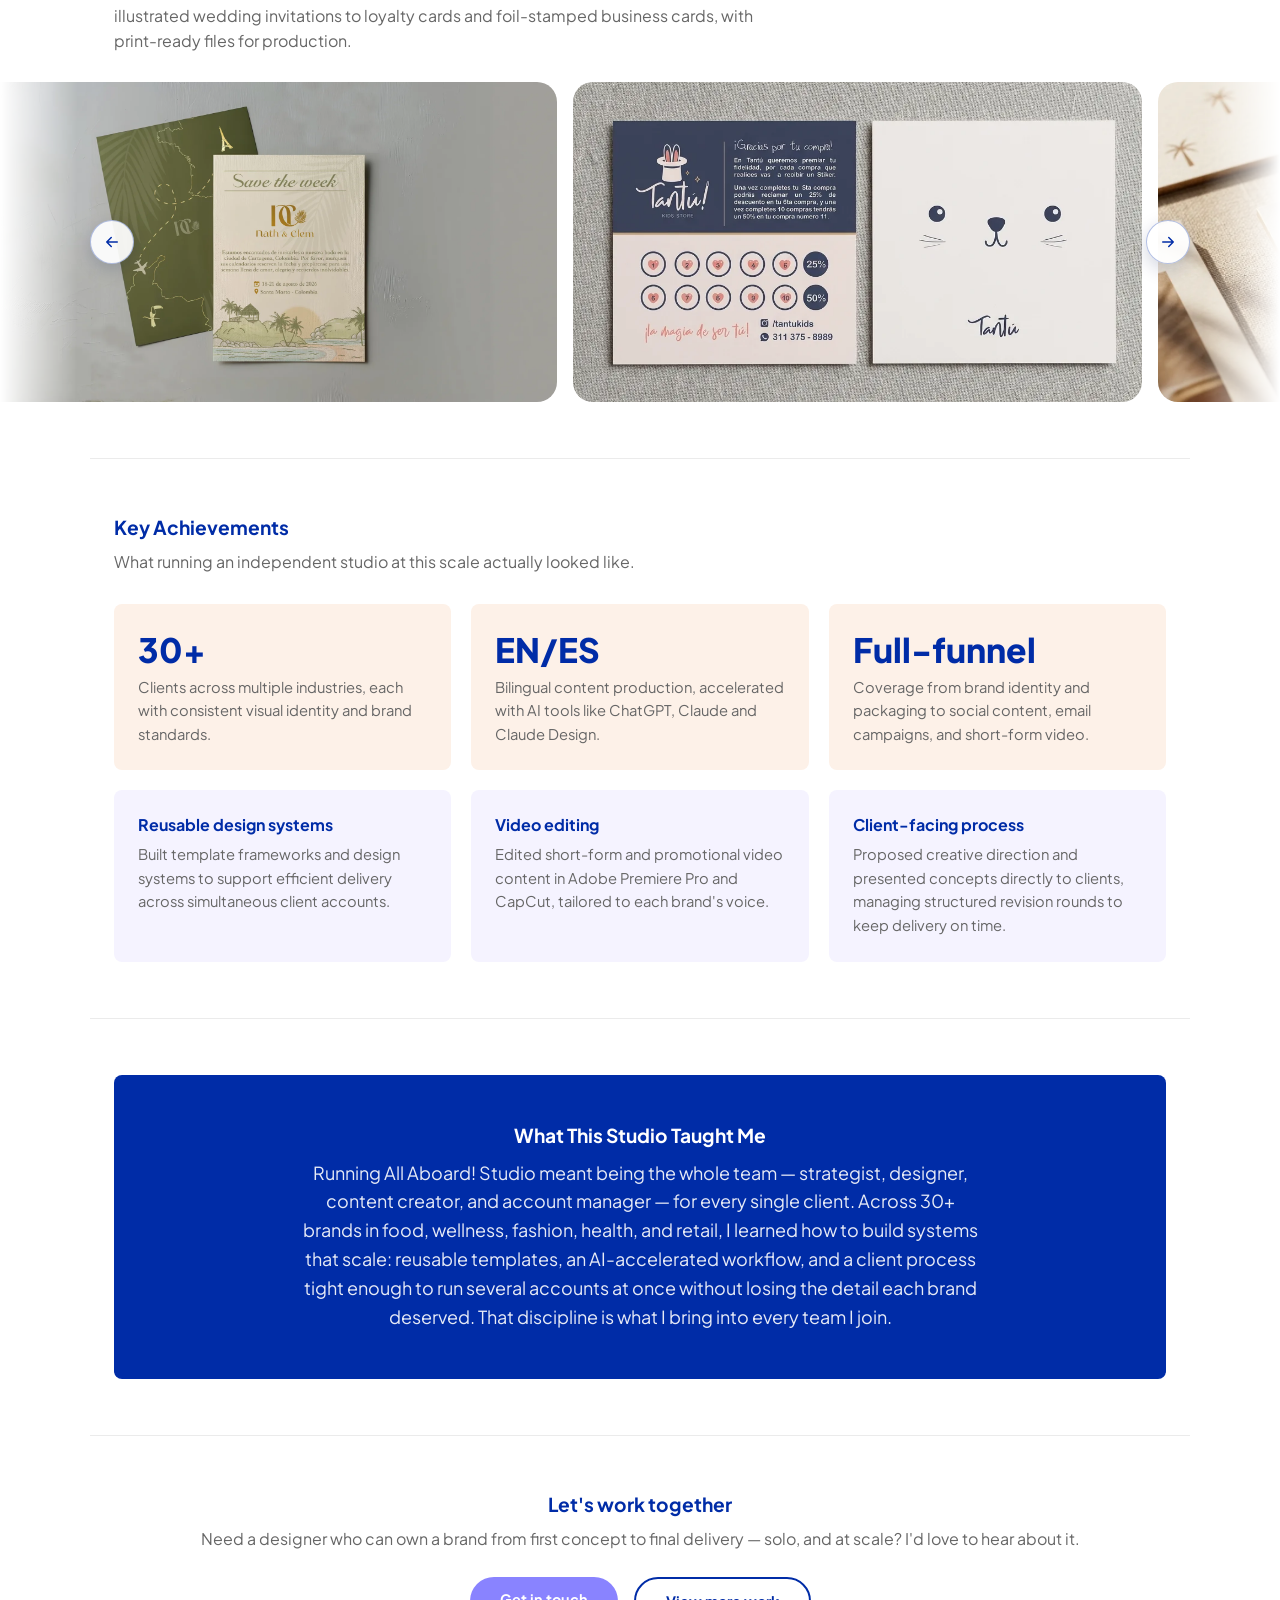
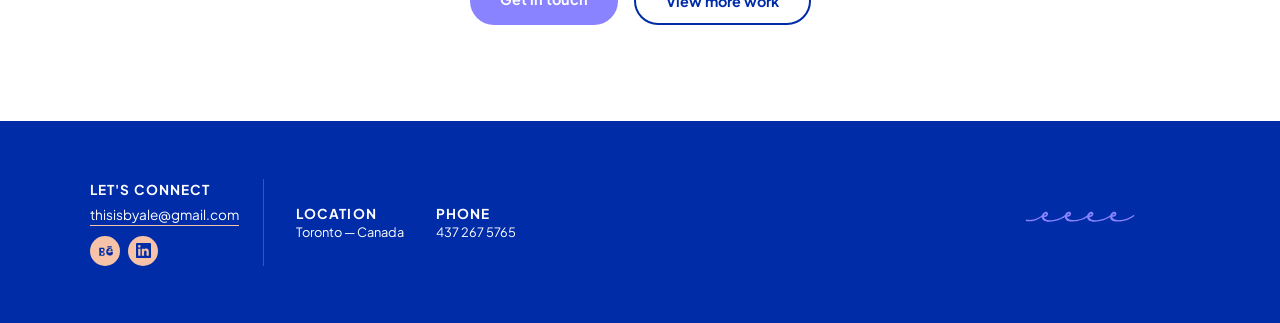
<file: case-studies/all-aboard/all-aboard-studio-case-study.html>
<!DOCTYPE html>
<html lang="en">
<head>
  <meta charset="UTF-8" />
  <meta name="viewport" content="width=device-width, initial-scale=1.0" />
  <title>All Aboard! Studio — Independent Brand &amp; Content Designer | Alejandra Romero</title>
  <meta name="description" content="All Aboard! Studio — independent branding, content, and design work for 30+ clients across industries. By Alejandra Romero." />
  <link rel="icon" href="../../favicon.ico" sizes="any" />
  <link rel="icon" type="image/png" sizes="32x32" href="../../assets/favicon-32x32.png" />
  <link rel="icon" type="image/png" sizes="16x16" href="../../assets/favicon-16x16.png" />
  <link rel="apple-touch-icon" href="../../assets/apple-touch-icon.png" />
  <link rel="stylesheet" href="../../style.css" />
  <link rel="stylesheet" href="all-aboard-studio-case-study.css" />
  <link href="https://fonts.googleapis.com/css2?family=Plus+Jakarta+Sans:wght@400;500;600;700;800&display=swap" rel="stylesheet" />
</head>
<body>

  <!-- NAV (same markup as index.html) -->
  <nav class="nav">
    <a href="../../index.html#home" class="nav-brand">
      <img src="../../assets/ale-logo.svg" alt="ale" class="nav-logo" />
    </a>
    <ul class="nav-links">
      <li><a href="../../index.html#work" class="nav-link">Work</a></li>
      <li><a href="../../index.html#branding" class="nav-link active">Branding</a></li>
      <li><a href="../../index.html#experience" class="nav-link">Experience</a></li>
      <li><a href="../../about.html" class="nav-link">About</a></li>
      <li><a href="../../index.html#contact" class="nav-link">Contact</a></li>
    </ul>
    <button class="hamburger" aria-label="Menu">
      <span></span><span></span><span></span>
    </button>
  </nav>

  <main class="case-main">

    <!-- 1. HERO -->
    <section class="case-hero">
      <a href="../../index.html#branding" class="back-link">← Back to portfolio</a>

      <div class="case-hero-top">
        <div class="case-hero-image hero-image-filled">
          <img src="assets/hero-image.webp" alt="All Aboard! Studio logo on a laptop screen" />
        </div>
        <div class="case-hero-info">
          <h1 class="case-title">Building Brand Identities and Content Systems for <span class="text-purple">30+ Independent Clients</span></h1>
          <div class="case-meta-grid">
            <div class="case-meta-item">
              <h3>Company</h3>
              <p>All Aboard! Studio</p>
            </div>
            <div class="case-meta-item">
              <h3>Role</h3>
              <p>Founder &amp; Independent Designer</p>
            </div>
            <div class="case-meta-item">
              <h3>Location</h3>
              <p>Bogotá, Colombia</p>
            </div>
            <div class="case-meta-item">
              <h3>Duration</h3>
              <p>2020 – Present</p>
            </div>
          </div>
          <p class="case-hero-sub">
            Running my own independent studio, I've developed brand identities, content, and digital design
            for 30+ clients across food, wellness, fashion, weddings, health, and retail — taking each project
            from first brief to final delivery, and using AI tools to accelerate ideation and bilingual
            content production along the way.
          </p>
        </div>
      </div>

      <div class="tag-group">
        <span class="tag-label">Tools</span>
        <div class="tags">
          <span class="tag">Adobe Illustrator</span>
          <span class="tag">Adobe Photoshop</span>
          <span class="tag">Adobe InDesign</span>
          <span class="tag">Adobe Premiere Pro</span>
          <span class="tag">CapCut</span>
          <span class="tag">ChatGPT</span>
          <span class="tag">Claude</span>
          <span class="tag">Claude Design</span>
          <span class="tag">Figma</span>
        </div>
      </div>

      <div class="tag-group">
        <span class="tag-label">Focus Areas</span>
        <div class="tags">
          <span class="tag tag-alt">Brand Identity &amp; Collateral</span>
          <span class="tag tag-alt">Social &amp; Digital Content</span>
          <span class="tag tag-alt">Email Campaigns &amp; Digital Ads</span>
          <span class="tag tag-alt">Packaging</span>
          <span class="tag tag-alt">Illustration &amp; Character Design</span>
          <span class="tag tag-alt">Client Presentations &amp; Revisions</span>
          <span class="tag tag-alt">Bilingual Content (EN/ES)</span>
          <span class="tag tag-alt">AI-Accelerated Workflows</span>
        </div>
      </div>

      <a href="https://www.behance.net/gallery/51871427/ALL-ABOARD-STUDIO" class="behance-link" target="_blank" rel="noopener noreferrer">View full project on Behance ↗</a>
    </section>

    <!-- 2. THE WORK -->
    <section class="case-section work">
      <h2 class="section-title">The Work</h2>
      <p class="section-intro">What shipped, by type of deliverable — across dozens of clients and industries.</p>

      <div class="work-block">
        <h3>Brand Identity &amp; Collateral</h3>
        <p>Developed brand identities, brochures, newsletters, and marketing collateral for clients across
          industries, maintaining visual consistency and brand standards for each one.</p>
        <div class="marquee-wrap marquee-wrap--case">
          <div class="brand-marquee" data-marquee aria-label="Gallery">
          <div class="brand-marquee-track" data-set="6">
            <div class="marquee-item marquee-item--media"><video autoplay muted loop playsinline preload="metadata" aria-label="Cbites brand identity — logo, packaging, and print collateral"> <source src="assets/cbites.mp4" type="video/mp4"> </video></div>
            <div class="marquee-item marquee-item--media"><img width="1600" height="900" loading="lazy" src="assets/tantu-brand.webp" alt="Tantú Kids Store brand identity — logo variations, icons, illustrations and moodboard"></div>
            <div class="marquee-item marquee-item--media"><video autoplay muted loop playsinline preload="metadata" poster="assets/palma-serena.webp" aria-label="Palma Serena Finca Hotel brand identity — logo, colour palette, business card, typography and moodboard"> <source src="assets/palma-serena.mp4" type="video/mp4"> </video></div>
            <div class="marquee-item marquee-item--media"><video autoplay muted loop playsinline preload="metadata" aria-label="Zoe Boutique brand identity — logo, packaging, and apparel"> <source src="assets/zoe.mp4" type="video/mp4"> </video></div>
            <div class="marquee-item marquee-item--media"><video autoplay muted loop playsinline preload="metadata" aria-label="Tania Lozano brand identity — logo, business cards, and uniform"> <source src="assets/tania-lozano.mp4" type="video/mp4"> </video></div>
            <div class="marquee-item marquee-item--media"><img width="1920" height="1080" loading="lazy" src="assets/fruta-lokura.jpg" alt="Fruta Lokura brand identity — logo, in-store design, and apparel"></div>
            <div class="marquee-item marquee-item--media" aria-hidden="true"><video autoplay muted loop playsinline preload="metadata"> <source src="assets/cbites.mp4" type="video/mp4"> </video></div>
            <div class="marquee-item marquee-item--media" aria-hidden="true"><img width="1600" height="900" loading="lazy" src="assets/tantu-brand.webp" alt=""></div>
            <div class="marquee-item marquee-item--media" aria-hidden="true"><video autoplay muted loop playsinline preload="metadata" poster="assets/palma-serena.webp"> <source src="assets/palma-serena.mp4" type="video/mp4"> </video></div>
            <div class="marquee-item marquee-item--media" aria-hidden="true"><video autoplay muted loop playsinline preload="metadata"> <source src="assets/zoe.mp4" type="video/mp4"> </video></div>
            <div class="marquee-item marquee-item--media" aria-hidden="true"><video autoplay muted loop playsinline preload="metadata"> <source src="assets/tania-lozano.mp4" type="video/mp4"> </video></div>
            <div class="marquee-item marquee-item--media" aria-hidden="true"><img width="1920" height="1080" loading="lazy" src="assets/fruta-lokura.jpg" alt=""></div>
          </div>
          </div>
          <button class="carousel-btn marquee-arrow marquee-arrow--prev" type="button" data-marquee-dir="-1" aria-label="Previous"><svg viewBox="0 0 24 24"><path d="M19 12H5M11 6l-6 6 6 6"/></svg></button>
          <button class="carousel-btn marquee-arrow marquee-arrow--next" type="button" data-marquee-dir="1" aria-label="Next"><svg viewBox="0 0 24 24"><path d="M5 12h14M13 6l6 6-6 6"/></svg></button>
        </div>
        <p class="identities-label">A few of the identities</p>
        <div class="branding-grid">
          <div class="branding-item"><img src="../../assets/brand-01.svg" alt="Brand identity" /></div>
          <div class="branding-item"><img src="../../assets/brand-02.svg" alt="Brand identity" /></div>
          <div class="branding-item"><img src="../../assets/brand-03.svg" alt="Brand identity" /></div>
          <div class="branding-item"><img src="../../assets/brand-04.svg" alt="Brand identity" /></div>
          <div class="branding-item"><img src="../../assets/brand-05.svg" alt="Brand identity" /></div>
          <div class="branding-item"><img src="../../assets/brand-06.svg" alt="Brand identity" /></div>
          <div class="branding-item"><img src="../../assets/brand-07.svg" alt="Brand identity" /></div>
          <div class="branding-item"><img src="../../assets/brand-08.svg" alt="Brand identity" /></div>
          <div class="branding-item"><img src="../../assets/brand-09.svg" alt="Brand identity" /></div>
          <div class="branding-item"><img src="../../assets/brand-10.svg" alt="Brand identity" /></div>
        </div>
      </div>

      <div class="work-block">
        <h3>Social &amp; Digital Content</h3>
        <p>Designed and delivered infographics, social media content, email campaigns, and digital ads, backed
          by reusable design templates and short-form video editing for social — translating client briefs into
          clear, compelling visual narratives across every channel.</p>
        <div class="marquee-wrap marquee-wrap--case">
          <div class="brand-marquee" data-marquee aria-label="Gallery">
          <div class="brand-marquee-track" data-set="5">
            <div class="marquee-item marquee-item--media"><img width="1400" height="1400" loading="lazy" src="../../assets/gallery/viva-moda.webp" alt="Viva Moda — colourful fashion Instagram content"></div>
            <div class="marquee-item marquee-item--media"><img width="1920" height="1080" loading="lazy" src="assets/zoe-social-media.jpg" alt="Zoe Boutique — Instagram content and feed design"></div>
            <div class="marquee-item marquee-item--media"><img width="1600" height="900" loading="lazy" src="assets/maranatha-social.webp" alt="Maranatha — Instagram content and feed design"></div>
            <div class="marquee-item marquee-item--media"><img width="1600" height="909" loading="lazy" src="assets/wiwi-feed.webp" alt="WiWi beauty brand — Instagram feed design and product posts"></div>
            <div class="marquee-item marquee-item--media"><img width="1920" height="1080" loading="lazy" src="assets/construction-social-media.webp" alt="Accionarq — Instagram content grid, reusable post templates across construction and food-service clients"></div>
            <div class="marquee-item marquee-item--media" aria-hidden="true"><img width="1400" height="1400" loading="lazy" src="../../assets/gallery/viva-moda.webp" alt=""></div>
            <div class="marquee-item marquee-item--media" aria-hidden="true"><img width="1920" height="1080" loading="lazy" src="assets/zoe-social-media.jpg" alt=""></div>
            <div class="marquee-item marquee-item--media" aria-hidden="true"><img width="1600" height="900" loading="lazy" src="assets/maranatha-social.webp" alt=""></div>
            <div class="marquee-item marquee-item--media" aria-hidden="true"><img width="1600" height="909" loading="lazy" src="assets/wiwi-feed.webp" alt=""></div>
            <div class="marquee-item marquee-item--media" aria-hidden="true"><img width="1920" height="1080" loading="lazy" src="assets/construction-social-media.webp" alt=""></div>
          </div>
          </div>
          <button class="carousel-btn marquee-arrow marquee-arrow--prev" type="button" data-marquee-dir="-1" aria-label="Previous"><svg viewBox="0 0 24 24"><path d="M19 12H5M11 6l-6 6 6 6"/></svg></button>
          <button class="carousel-btn marquee-arrow marquee-arrow--next" type="button" data-marquee-dir="1" aria-label="Next"><svg viewBox="0 0 24 24"><path d="M5 12h14M13 6l6 6-6 6"/></svg></button>
        </div>
      </div>

      <div class="work-block">
        <h3>Packaging</h3>
        <p>Designed product packaging from concept to shelf — labels, structural layouts, and print-ready
          production files for food and retail clients, balancing brand consistency with what actually holds up
          in production.</p>
        <div class="marquee-wrap marquee-wrap--case">
          <div class="brand-marquee" data-marquee aria-label="Gallery">
          <div class="brand-marquee-track" data-set="6">
            <div class="marquee-item marquee-item--media"><img width="736" height="1104" loading="lazy" src="../../assets/gallery/corale.webp" alt="CorAle Accesorios — jewelry gift box with gold foil logo"></div>
            <div class="marquee-item marquee-item--media"><img width="1920" height="1080" loading="lazy" src="assets/bag-front-back.webp" alt="Coffee packaging — farm to shelf"></div>
            <div class="marquee-item marquee-item--media"><img width="1920" height="1080" loading="lazy" src="assets/box-experience.webp" alt="Box design and unboxing experience"></div>
            <div class="marquee-item marquee-item--media" aria-hidden="true"><img width="736" height="1104" loading="lazy" src="../../assets/gallery/corale.webp" alt=""></div>
            <div class="marquee-item marquee-item--media" aria-hidden="true"><img width="1920" height="1080" loading="lazy" src="assets/bag-front-back.webp" alt=""></div>
            <div class="marquee-item marquee-item--media" aria-hidden="true"><img width="1920" height="1080" loading="lazy" src="assets/box-experience.webp" alt=""></div>
            <div class="marquee-item marquee-item--media" aria-hidden="true"><img width="736" height="1104" loading="lazy" src="../../assets/gallery/corale.webp" alt=""></div>
            <div class="marquee-item marquee-item--media" aria-hidden="true"><img width="1920" height="1080" loading="lazy" src="assets/bag-front-back.webp" alt=""></div>
            <div class="marquee-item marquee-item--media" aria-hidden="true"><img width="1920" height="1080" loading="lazy" src="assets/box-experience.webp" alt=""></div>
            <div class="marquee-item marquee-item--media" aria-hidden="true"><img width="736" height="1104" loading="lazy" src="../../assets/gallery/corale.webp" alt=""></div>
            <div class="marquee-item marquee-item--media" aria-hidden="true"><img width="1920" height="1080" loading="lazy" src="assets/bag-front-back.webp" alt=""></div>
            <div class="marquee-item marquee-item--media" aria-hidden="true"><img width="1920" height="1080" loading="lazy" src="assets/box-experience.webp" alt=""></div>
          </div>
          </div>
          <button class="carousel-btn marquee-arrow marquee-arrow--prev" type="button" data-marquee-dir="-1" aria-label="Previous"><svg viewBox="0 0 24 24"><path d="M19 12H5M11 6l-6 6 6 6"/></svg></button>
          <button class="carousel-btn marquee-arrow marquee-arrow--next" type="button" data-marquee-dir="1" aria-label="Next"><svg viewBox="0 0 24 24"><path d="M5 12h14M13 6l6 6-6 6"/></svg></button>
        </div>
      </div>

      <div class="work-block">
        <h3>Illustration &amp; Print</h3>
        <p>Hand-drawn illustration and print pieces tailored to each brand&rsquo;s voice &mdash; from illustrated
          wedding invitations to loyalty cards and foil-stamped business cards, with print-ready files for production.</p>
        <div class="marquee-wrap marquee-wrap--case">
          <div class="brand-marquee" data-marquee aria-label="Gallery">
          <div class="brand-marquee-track" data-set="6">
            <div class="marquee-item marquee-item--media"><img width="2000" height="1067" loading="lazy" src="assets/invitacion-wedding.webp" alt="Nath &amp; Clem — hand-illustrated wedding invitation and save-the-date"></div>
            <div class="marquee-item marquee-item--media"><img width="1032" height="580" loading="lazy" src="assets/tantu-169.webp" alt="Tantú Kids Store — loyalty card, front and back"></div>
            <div class="marquee-item marquee-item--media"><img width="1419" height="736" loading="lazy" src="assets/palma-serena-card.webp" alt="Palma Serena Finca Hotel — business card with gold foil logo"></div>
            <div class="marquee-item marquee-item--media" aria-hidden="true"><img width="2000" height="1067" loading="lazy" src="assets/invitacion-wedding.webp" alt=""></div>
            <div class="marquee-item marquee-item--media" aria-hidden="true"><img width="1032" height="580" loading="lazy" src="assets/tantu-169.webp" alt=""></div>
            <div class="marquee-item marquee-item--media" aria-hidden="true"><img width="1419" height="736" loading="lazy" src="assets/palma-serena-card.webp" alt=""></div>
            <div class="marquee-item marquee-item--media" aria-hidden="true"><img width="2000" height="1067" loading="lazy" src="assets/invitacion-wedding.webp" alt=""></div>
            <div class="marquee-item marquee-item--media" aria-hidden="true"><img width="1032" height="580" loading="lazy" src="assets/tantu-169.webp" alt=""></div>
            <div class="marquee-item marquee-item--media" aria-hidden="true"><img width="1419" height="736" loading="lazy" src="assets/palma-serena-card.webp" alt=""></div>
            <div class="marquee-item marquee-item--media" aria-hidden="true"><img width="2000" height="1067" loading="lazy" src="assets/invitacion-wedding.webp" alt=""></div>
            <div class="marquee-item marquee-item--media" aria-hidden="true"><img width="1032" height="580" loading="lazy" src="assets/tantu-169.webp" alt=""></div>
            <div class="marquee-item marquee-item--media" aria-hidden="true"><img width="1419" height="736" loading="lazy" src="assets/palma-serena-card.webp" alt=""></div>
          </div>
          </div>
          <button class="carousel-btn marquee-arrow marquee-arrow--prev" type="button" data-marquee-dir="-1" aria-label="Previous"><svg viewBox="0 0 24 24"><path d="M19 12H5M11 6l-6 6 6 6"/></svg></button>
          <button class="carousel-btn marquee-arrow marquee-arrow--next" type="button" data-marquee-dir="1" aria-label="Next"><svg viewBox="0 0 24 24"><path d="M5 12h14M13 6l6 6-6 6"/></svg></button>
        </div>
      </div>

      <!-- TODO: each .media-item above is a stand-in slot (16:9, built for
           1920x1080 sources) — replace its placeholder text with real media
           AND add the "media-filled" class alongside "media-item" so the
           dashed placeholder framing/padding drops away and the media fills
           the slide edge to edge:
             Static:   <div class="media-item media-filled">
                         <img src="assets/all-aboard-studio/your-file.jpg" alt="descriptive text">
                       </div>
             Animated: <div class="media-item media-filled">
                         <video autoplay muted loop playsinline>
                           <source src="assets/all-aboard-studio/your-file.mp4" type="video/mp4">
                         </video>
                       </div>
           Use MP4, not GIF — same visual result at a fraction of the file size.
           Each gallery is a one-at-a-time carousel — use the arrow button or
           dots to navigate, or drag/swipe. Add or remove .media-item slots
           freely; the dots regenerate automatically (see all-aboard-studio-case-study.js). -->
    </section>

    <!-- 4. KEY ACHIEVEMENTS -->
    <section class="case-section achievements">
      <h2 class="section-title">Key Achievements</h2>
      <p class="section-intro">What running an independent studio at this scale actually looked like.</p>

      <div class="achievement-grid">
        <div class="achievement-item achievement-highlight">
          <span class="achievement-number">30+</span>
          <p>Clients across multiple industries, each with consistent visual identity and brand standards.</p>
        </div>
        <div class="achievement-item achievement-highlight">
          <span class="achievement-number">EN/ES</span>
          <p>Bilingual content production, accelerated with AI tools like ChatGPT, Claude and Claude Design.</p>
        </div>
        <div class="achievement-item achievement-highlight">
          <span class="achievement-number">Full-funnel</span>
          <p>Coverage from brand identity and packaging to social content, email campaigns, and short-form video.</p>
        </div>
        <div class="achievement-item">
          <h3>Reusable design systems</h3>
          <p>Built template frameworks and design systems to support efficient delivery across simultaneous client accounts.</p>
        </div>
        <div class="achievement-item">
          <h3>Video editing</h3>
          <p>Edited short-form and promotional video content in Adobe Premiere Pro and CapCut, tailored to each brand's voice.</p>
        </div>
        <div class="achievement-item">
          <h3>Client-facing process</h3>
          <p>Proposed creative direction and presented concepts directly to clients, managing structured revision rounds to keep delivery on time.</p>
        </div>
      </div>
    </section>

    <!-- 6. HOW I WORKED — hidden for now, re-enable by uncommenting.
    <section class="case-section process">
      <h2 class="section-title">How I Worked</h2>
      <p class="section-intro">From first brief to final delivery — the process behind every client above.</p>

      <img src="../../assets/design-process-diagram.svg" alt="Flowchart of the design process: 01 Discovery &amp; Brief (Notion + Claude for briefs and tasks), 02 Concept &amp; Ideation (ChatGPT + Claude for moodboards and direction), 03 Design &amp; Production (Figma + Claude Design for identity, content and packaging), 04 Client Review &amp; Revisions, and 05 Delivery &amp; Support (final files plus ongoing Shopify or Wix and social upkeep for select clients) — each with its key decision point. Most AI-accelerated stages: ideation and bilingual copywriting." class="process-diagram" />
    </section>
    -->

    <!-- 7. IMPACT -->
    <section class="case-section results">
      <div class="results-card">
        <h2 class="section-title">What This Studio Taught Me</h2>
        <p>
          Running All Aboard! Studio meant being the whole team — strategist, designer, content creator, and
          account manager — for every single client. Across 30+ brands in food, wellness, fashion, health,
          and retail, I learned how to build systems that scale: reusable templates, an AI-accelerated
          workflow, and a client process tight enough to run several accounts at once without losing the
          detail each brand deserved. That discipline is what I bring into every team I join.
        </p>
      </div>
    </section>

    <!-- 8. CLOSING / CTA -->
    <section class="case-section cta">
      <h2 class="section-title">Let's work together</h2>
      <p>Need a designer who can own a brand from first concept to final delivery — solo, and at scale? I'd love to hear about it.</p>
      <div class="cta-buttons">
        <a href="mailto:thisisbyale@gmail.com" class="hero-cta">Get in touch</a>
        <a href="../../index.html#branding" class="hero-cta hero-cta-alt">View more work</a>
      </div>
    </section>

  </main>

  <!-- FOOTER (same markup as index.html) -->
  <footer class="footer">
    <div class="footer-inner">
      <div class="footer-col footer-connect">
        <p class="footer-label">LET'S CONNECT</p>
        <a href="mailto:thisisbyale@gmail.com" class="footer-email">thisisbyale@gmail.com</a>
        <div class="footer-socials">
          <a href="https://www.behance.net/romeroalejandra" class="footer-social-link" target="_blank" rel="noopener noreferrer" aria-label="Behance">
            <svg xmlns="http://www.w3.org/2000/svg" viewBox="0 0 24 24" fill="currentColor" class="footer-social-icon"><path d="M22 7h-7V5h7v2zm1.726 10c-.442 1.297-2.029 3-5.101 3-3.074 0-5.513-1.987-5.513-5.998 0-3.895 2.307-6.002 5.413-6.002 3.074 0 4.941 1.95 5.101 4.8h-7.979c.075 1.957 1.096 2.686 2.464 2.686 1.326 0 2.107-.636 2.432-1.486H23.726zM16.99 12h4.329c-.063-1.685-1.002-2.438-2.084-2.438-1.235 0-2.058.813-2.245 2.438zM7.63 7.47c.585 0 1.052.088 1.4.264.348.175.632.418.852.727.219.31.377.664.472 1.062.096.398.143.82.143 1.267 0 .604-.083 1.134-.249 1.589-.166.455-.407.838-.723 1.149a2.83 2.83 0 0 1-1.118.667c-.436.147-.929.22-1.48.22H2V7.47h5.63zm-.36 5.42c.386 0 .704-.125.954-.375.25-.25.375-.664.375-1.242 0-.577-.118-.995-.352-1.253-.235-.257-.58-.386-1.035-.386H4.97v3.256h2.3zM2 14.892h5.84c.576 0 1.055.073 1.437.22.382.147.682.344.9.592.22.247.374.53.464.85.09.319.135.65.135.993 0 .414-.057.8-.17 1.155a2.43 2.43 0 0 1-.52.918c-.237.265-.545.47-.925.617-.38.147-.832.22-1.357.22H2v-5.565zm2.97 3.77h2.555c.45 0 .793-.12 1.03-.36.237-.24.355-.582.355-1.025 0-.443-.121-.782-.362-1.016-.241-.234-.578-.351-1.01-.351H4.97v2.752z"/></svg>
          </a>
          <a href="https://www.linkedin.com/in/alejandra-romero-c" class="footer-social-link" target="_blank" rel="noopener noreferrer" aria-label="LinkedIn">
            <svg xmlns="http://www.w3.org/2000/svg" viewBox="0 0 24 24" fill="currentColor" class="footer-social-icon"><path d="M20.447 20.452h-3.554v-5.569c0-1.328-.027-3.037-1.852-3.037-1.853 0-2.136 1.445-2.136 2.939v5.667H9.351V9h3.414v1.561h.046c.477-.9 1.637-1.85 3.37-1.85 3.601 0 4.267 2.37 4.267 5.455v6.286zM5.337 7.433a2.062 2.062 0 0 1-2.063-2.065 2.064 2.064 0 1 1 2.063 2.065zm1.782 13.019H3.555V9h3.564v11.452zM22.225 0H1.771C.792 0 0 .774 0 1.729v20.542C0 23.227.792 24 1.771 24h20.451C23.2 24 24 23.227 24 22.271V1.729C24 .774 23.2 0 22.222 0h.003z"/></svg>
          </a>
        </div>
      </div>
      <div class="footer-col">
        <p class="footer-label">LOCATION</p>
        <p>Toronto — Canada</p>
      </div>
      <div class="footer-col">
        <p class="footer-label">PHONE</p>
        <p>437 267 5765</p>
      </div>
      <div class="footer-right">
        <img src="../../assets/ola-ale.svg" alt="" class="footer-wave-img" />
      </div>
    </div>
  </footer>

  <script src="../../script.js"></script>
  <script src="all-aboard-studio-case-study.js"></script>
  <script src="../../marquee.js"></script>
</body>
</html>
</file>
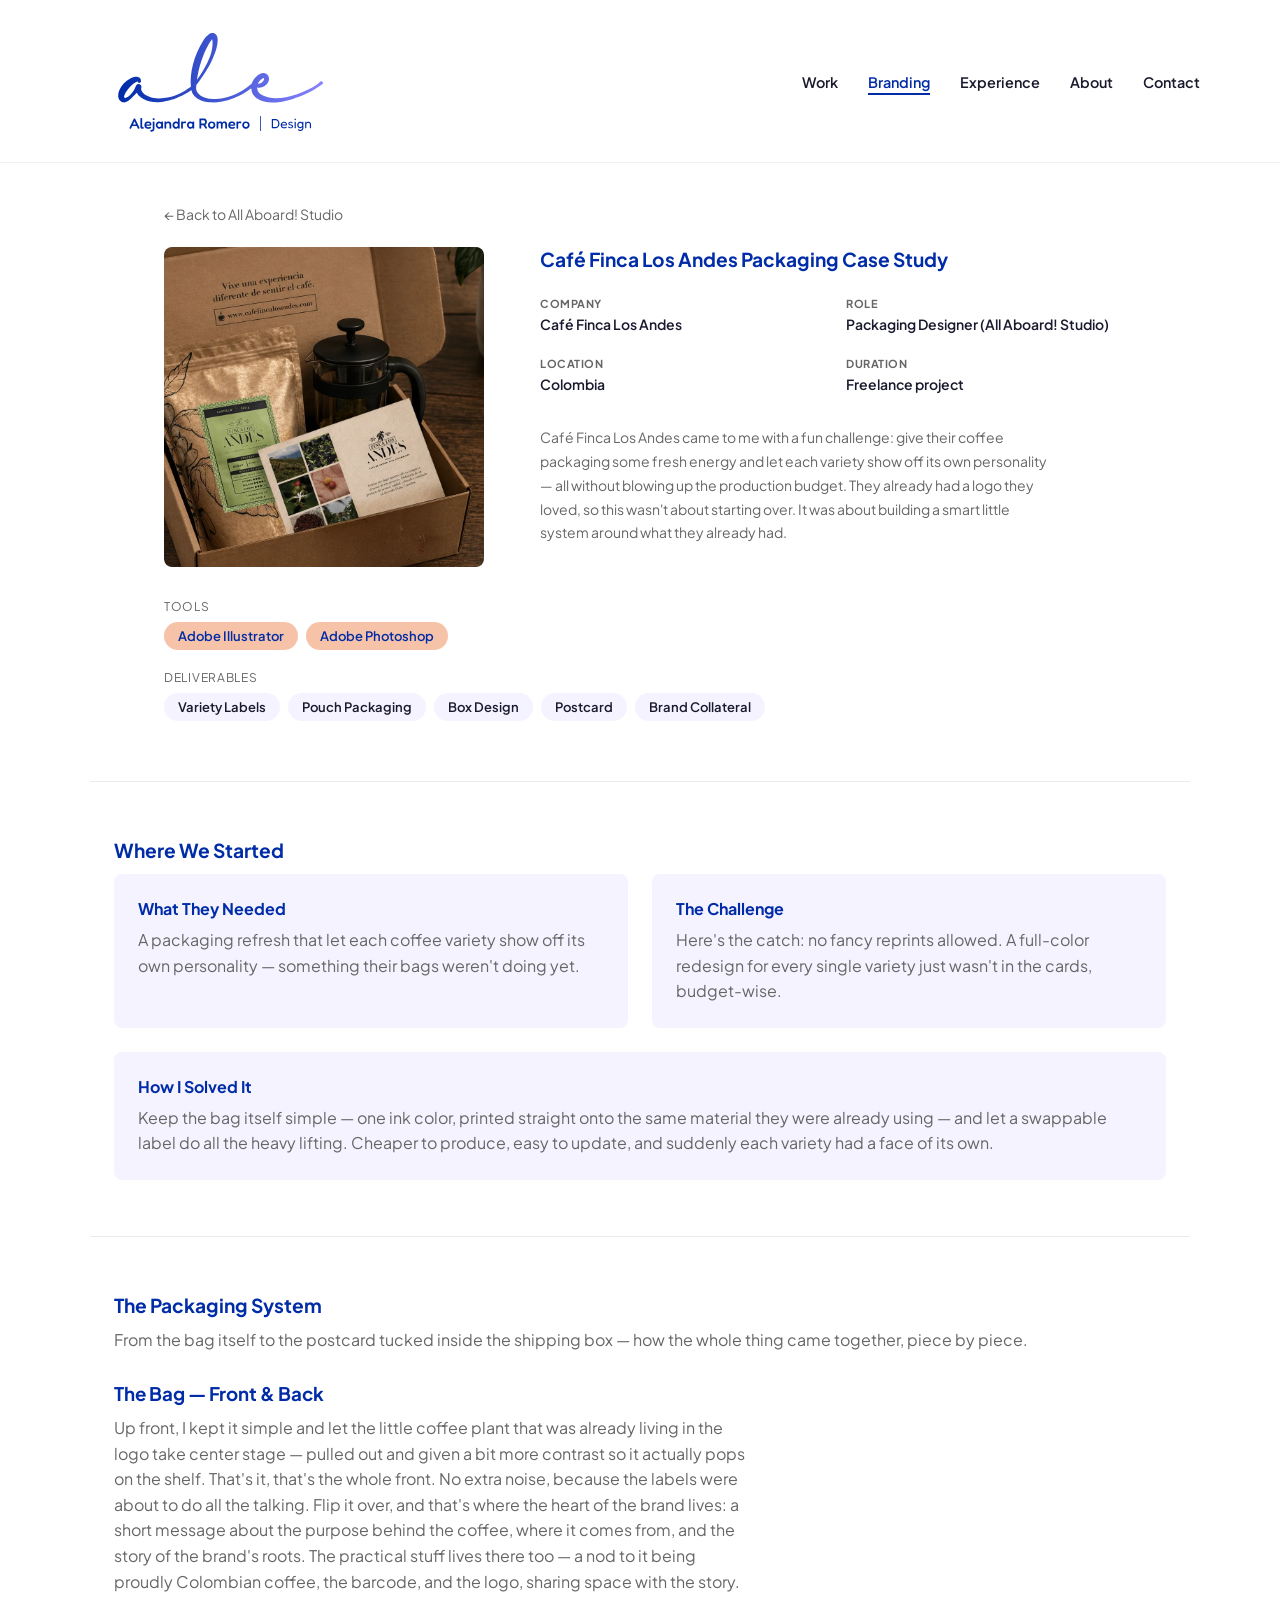
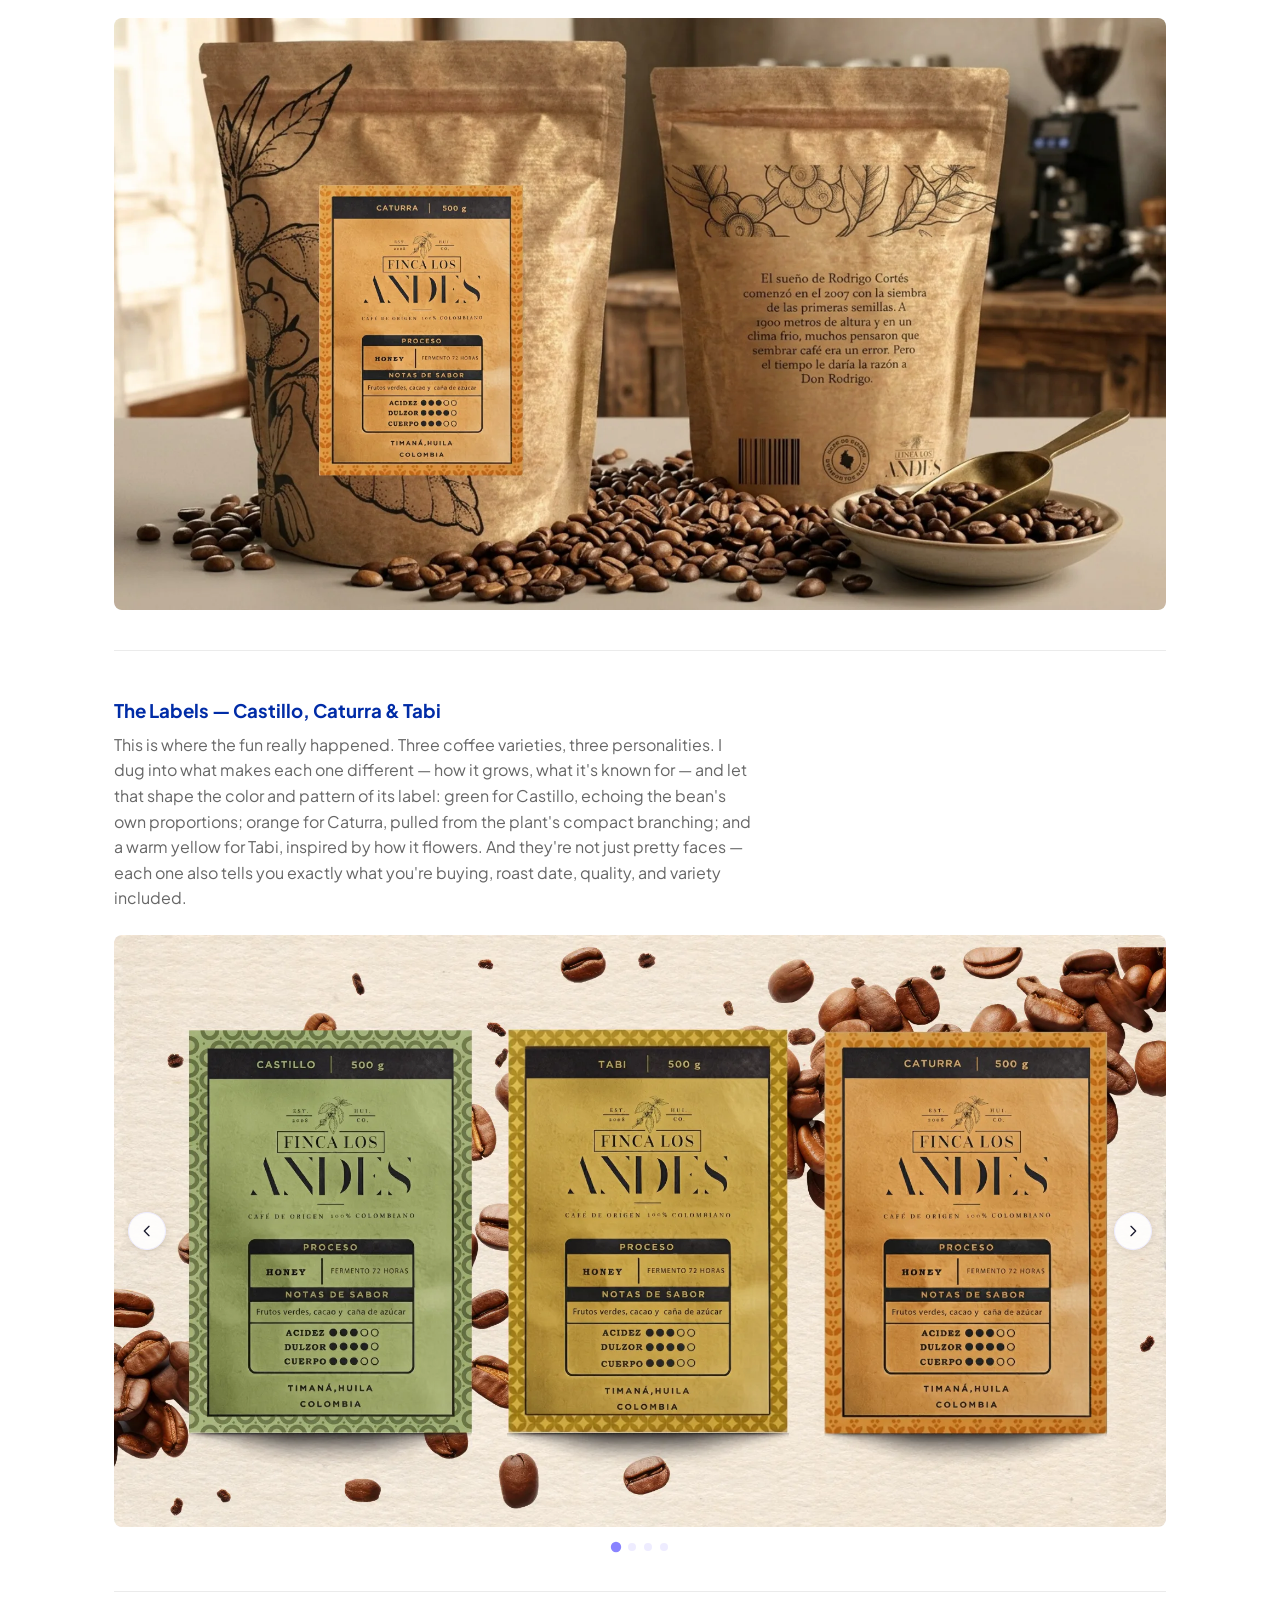
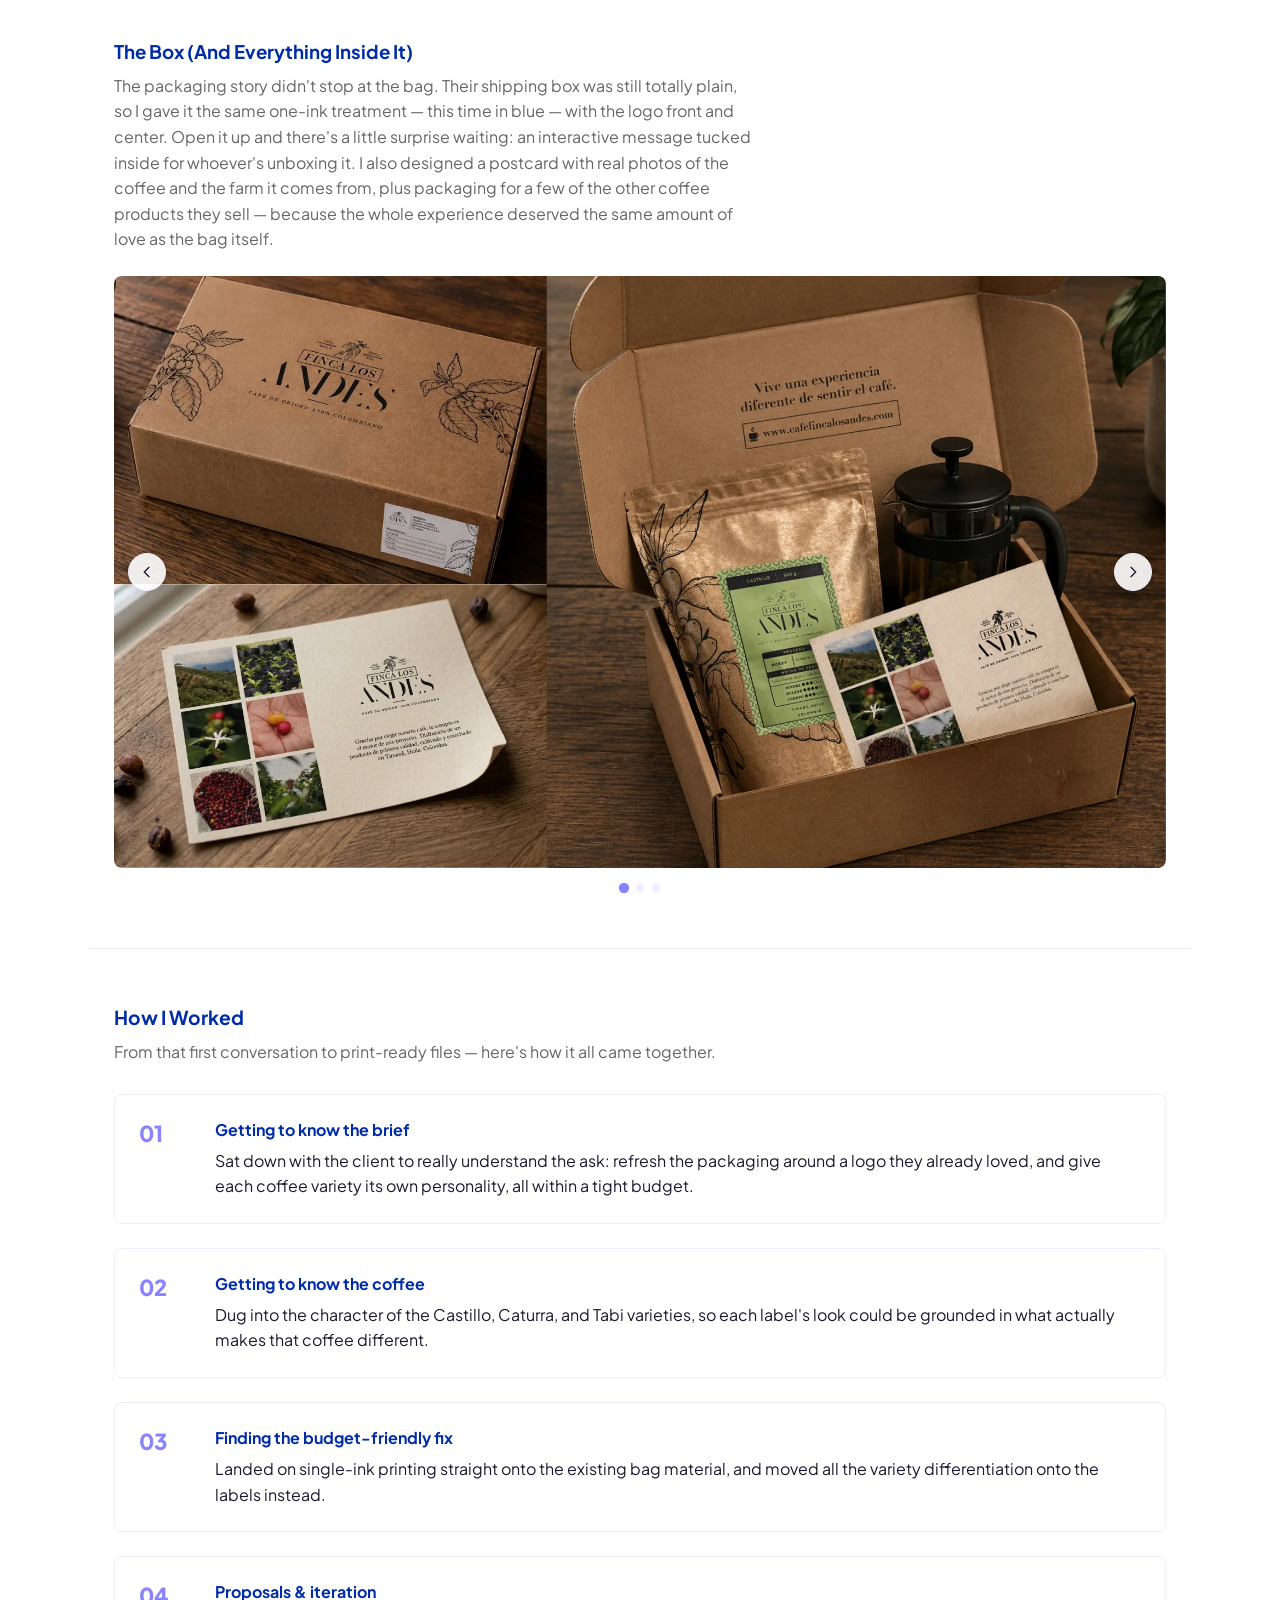
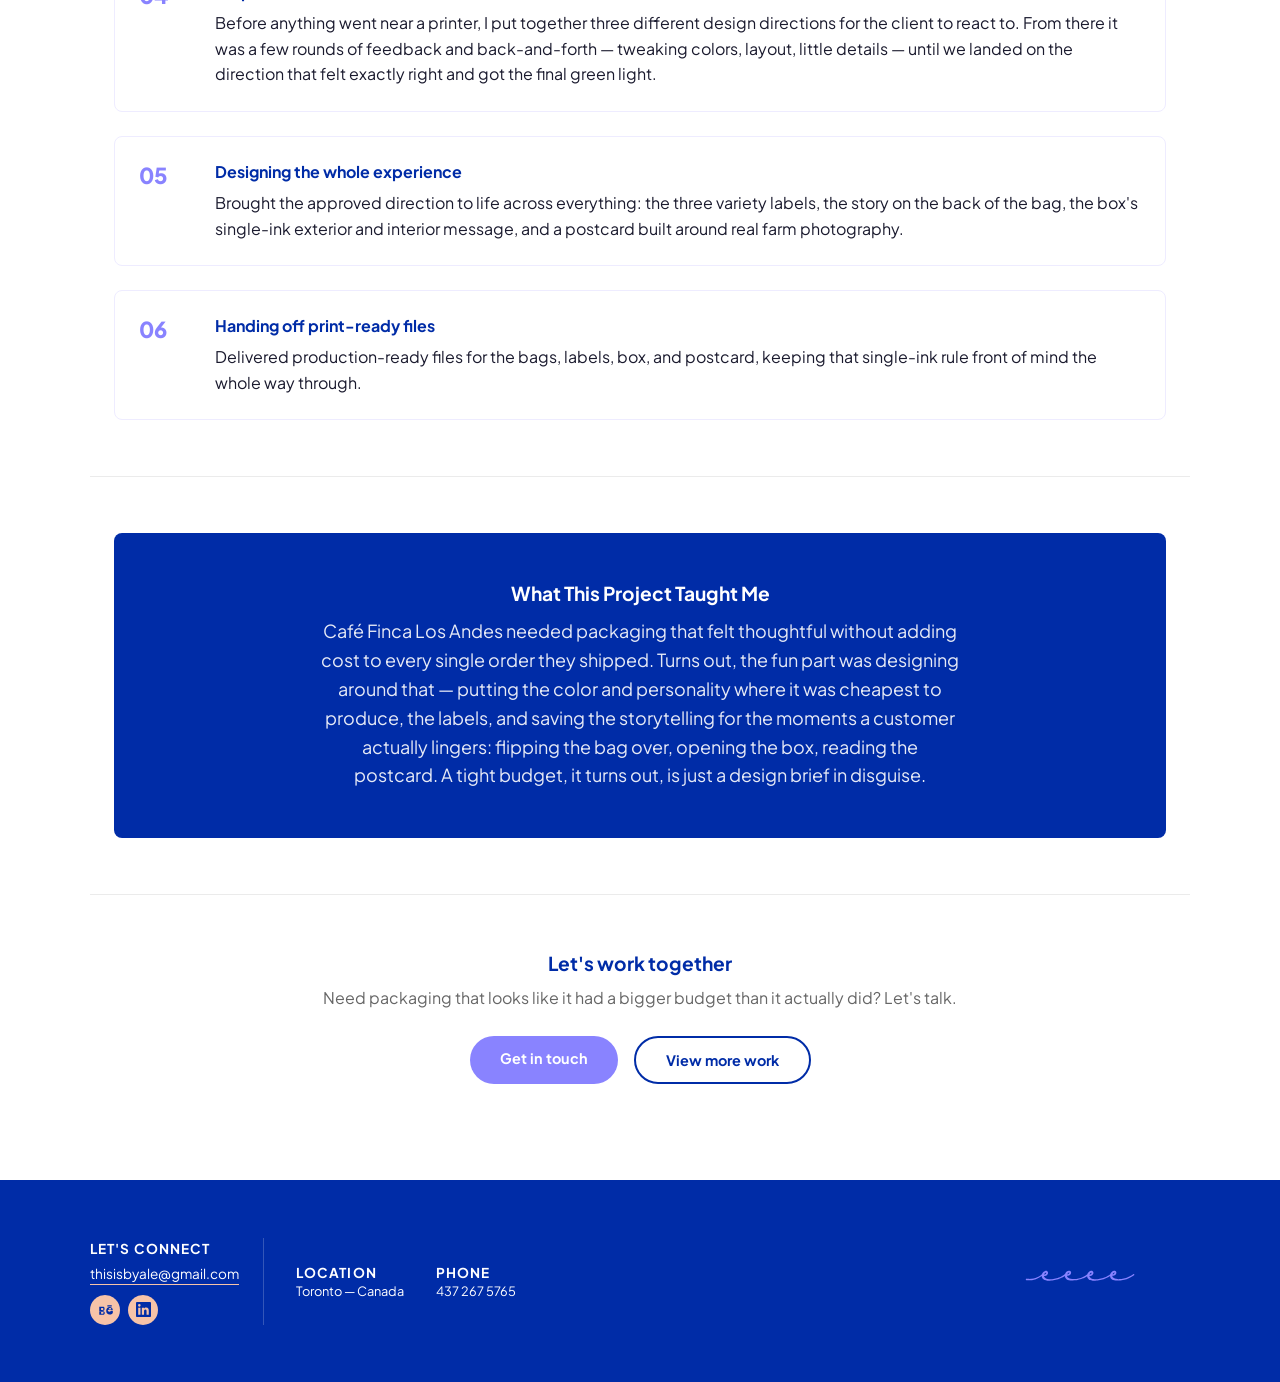
<file: case-studies/cafe-los-andes/cafe-los-andes.html>
<!DOCTYPE html>
<html lang="en">
<head>
  <meta charset="UTF-8" />
  <meta name="viewport" content="width=device-width, initial-scale=1.0" />
  <title>Café Finca Los Andes Packaging Case Study | Alejandra Romero</title>
  <meta name="description" content="Packaging redesign case study for Café Finca Los Andes — a cost-conscious, single-ink packaging system across three coffee varieties. By Alejandra Romero." />
  <link rel="icon" href="../../favicon.ico" sizes="any" />
  <link rel="icon" type="image/png" sizes="32x32" href="../../assets/favicon-32x32.png" />
  <link rel="icon" type="image/png" sizes="16x16" href="../../assets/favicon-16x16.png" />
  <link rel="apple-touch-icon" href="../../assets/apple-touch-icon.png" />
  <link rel="stylesheet" href="../../style.css" />
  <link rel="stylesheet" href="cafe-los-andes.css" />
  <link href="https://fonts.googleapis.com/css2?family=Plus+Jakarta+Sans:wght@400;500;600;700;800&display=swap" rel="stylesheet" />
</head>
<body>

  <!-- NAV (same markup as index.html) -->
  <nav class="nav">
    <a href="../../index.html#home" class="nav-brand">
      <img src="../../assets/ale-logo.svg" alt="ale" class="nav-logo" />
    </a>
    <ul class="nav-links">
      <li><a href="../../index.html#work" class="nav-link">Work</a></li>
      <li><a href="../../index.html#branding" class="nav-link active">Branding</a></li>
      <li><a href="../../index.html#experience" class="nav-link">Experience</a></li>
      <li><a href="../../about.html" class="nav-link">About</a></li>
      <li><a href="../../index.html#contact" class="nav-link">Contact</a></li>
    </ul>
    <button class="hamburger" aria-label="Menu">
      <span></span><span></span><span></span>
    </button>
  </nav>

  <main class="case-main">

    <!-- 1. HERO -->
    <section class="case-hero">
      <a href="../all-aboard/all-aboard-studio-case-study.html" class="back-link">← Back to All Aboard! Studio</a>

      <div class="case-hero-top">
        <div class="case-hero-image hero-image-filled">
          <img src="assets/packaging-experience.webp" alt="Café Finca Los Andes — the full packaging experience, box, bag, and postcard together" />
        </div>
        <div class="case-hero-info">
          <h1 class="case-title">Café Finca Los Andes Packaging Case Study</h1>
          <div class="case-meta-grid">
            <div class="case-meta-item">
              <h3>Company</h3>
              <p>Café Finca Los Andes</p>
            </div>
            <div class="case-meta-item">
              <h3>Role</h3>
              <p>Packaging Designer (All Aboard! Studio)</p>
            </div>
            <div class="case-meta-item">
              <h3>Location</h3>
              <p>Colombia</p>
            </div>
            <div class="case-meta-item">
              <h3>Duration</h3>
              <!-- TODO: add real project dates -->
              <p>Freelance project</p>
            </div>
          </div>
          <p class="case-hero-sub">
            Café Finca Los Andes came to me with a fun challenge: give their coffee packaging some fresh energy
            and let each variety show off its own personality — all without blowing up the production budget.
            They already had a logo they loved, so this wasn't about starting over. It was about building a
            smart little system around what they already had.
          </p>
        </div>
      </div>

      <div class="tag-group">
        <span class="tag-label">Tools</span>
        <div class="tags">
          <span class="tag">Adobe Illustrator</span>
          <span class="tag">Adobe Photoshop</span>
        </div>
      </div>

      <div class="tag-group">
        <span class="tag-label">Deliverables</span>
        <div class="tags">
          <span class="tag tag-alt">Variety Labels</span>
          <span class="tag tag-alt">Pouch Packaging</span>
          <span class="tag tag-alt">Box Design</span>
          <span class="tag tag-alt">Postcard</span>
          <span class="tag tag-alt">Brand Collateral</span>
        </div>
      </div>

    </section>

    <!-- 2. THE BRIEF -->
    <section class="case-section overview">
      <h2 class="section-title">Where We Started</h2>
      <div class="overview-grid">
        <div class="overview-item">
          <h3>What They Needed</h3>
          <p>A packaging refresh that let each coffee variety show off its own personality — something their
            bags weren't doing yet.</p>
        </div>
        <div class="overview-item">
          <h3>The Challenge</h3>
          <p>Here's the catch: no fancy reprints allowed. A full-color redesign for every single variety just
            wasn't in the cards, budget-wise.</p>
        </div>
        <div class="overview-item overview-wide">
          <h3>How I Solved It</h3>
          <p>
            Keep the bag itself simple — one ink color, printed straight onto the same material they were
            already using — and let a swappable label do all the heavy lifting. Cheaper to produce, easy to
            update, and suddenly each variety had a face of its own.
          </p>
        </div>
      </div>
    </section>

    <!-- 3. THE PACKAGING SYSTEM -->
    <section class="case-section work">
      <h2 class="section-title">The Packaging System</h2>
      <p class="section-intro">From the bag itself to the postcard tucked inside the shipping box — how the
        whole thing came together, piece by piece.</p>

      <div class="work-block">
        <h3>The Bag — Front &amp; Back</h3>
        <p>Up front, I kept it simple and let the little coffee plant that was already living in the logo
          take center stage — pulled out and given a bit more contrast so it actually pops on the shelf.
          That's it, that's the whole front. No extra noise, because the labels were about to do all the
          talking. Flip it over, and that's where the heart of the brand lives: a short message about the
          purpose behind the coffee, where it comes from, and the story of the brand's roots. The practical
          stuff lives there too — a nod to it being proudly Colombian coffee, the barcode, and the logo,
          sharing space with the story.</p>
        <div class="gallery-wrap">
          <div class="gallery-viewport">
            <div class="media-gallery">
              <div class="media-item media-filled">
                <img src="assets/bag-front-back.webp" alt="Pouch front and back — single-ink print with variety label and back-of-pack story" />
              </div>
            </div>
            <button class="media-nav-prev" aria-label="Previous image" type="button">
              <svg viewBox="0 0 24 24" fill="none" stroke="currentColor" stroke-width="2.5" stroke-linecap="round" stroke-linejoin="round"><path d="M15 5l-7 7 7 7"/></svg>
            </button>
            <button class="media-nav-next" aria-label="Next image" type="button">
              <svg viewBox="0 0 24 24" fill="none" stroke="currentColor" stroke-width="2.5" stroke-linecap="round" stroke-linejoin="round"><path d="M9 5l7 7-7 7"/></svg>
            </button>
          </div>
          <div class="media-dots"></div>
        </div>
      </div>

      <div class="work-block">
        <h3>The Labels — Castillo, Caturra &amp; Tabi</h3>
        <p>This is where the fun really happened. Three coffee varieties, three personalities. I dug into
          what makes each one different — how it grows, what it's known for — and let that shape the color
          and pattern of its label: green for Castillo, echoing the bean's own proportions; orange for
          Caturra, pulled from the plant's compact branching; and a warm yellow for Tabi, inspired by how it
          flowers. And they're not just pretty faces — each one also tells you exactly what you're buying,
          roast date, quality, and variety included.</p>
        <div class="gallery-wrap">
          <div class="gallery-viewport">
            <div class="media-gallery">
              <div class="media-item media-filled">
                <img src="assets/labels.webp" alt="Castillo, Caturra, and Tabi variety labels together" />
              </div>
              <div class="media-item media-filled">
                <img src="assets/label-castillo.webp" alt="Castillo variety label — green pattern inspired by the bean's proportions" />
              </div>
              <div class="media-item media-filled">
                <img src="assets/label-caturra.webp" alt="Caturra variety label — orange pattern inspired by the plant's branching structure" />
              </div>
              <div class="media-item media-filled">
                <img src="assets/label-tabi.webp" alt="Tabi variety label — yellow pattern inspired by the plant's flowering structure" />
              </div>
            </div>
            <button class="media-nav-prev" aria-label="Previous image" type="button">
              <svg viewBox="0 0 24 24" fill="none" stroke="currentColor" stroke-width="2.5" stroke-linecap="round" stroke-linejoin="round"><path d="M15 5l-7 7 7 7"/></svg>
            </button>
            <button class="media-nav-next" aria-label="Next image" type="button">
              <svg viewBox="0 0 24 24" fill="none" stroke="currentColor" stroke-width="2.5" stroke-linecap="round" stroke-linejoin="round"><path d="M9 5l7 7-7 7"/></svg>
            </button>
          </div>
          <div class="media-dots"></div>
        </div>
      </div>

      <div class="work-block">
        <h3>The Box (And Everything Inside It)</h3>
        <p>The packaging story didn't stop at the bag. Their shipping box was still totally plain, so I gave
          it the same one-ink treatment — this time in blue — with the logo front and center. Open it up and
          there's a little surprise waiting: an interactive message tucked inside for whoever's unboxing it.
          I also designed a postcard with real photos of the coffee and the farm it comes from, plus packaging
          for a few of the other coffee products they sell — because the whole experience deserved the same
          amount of love as the bag itself.</p>
        <div class="gallery-wrap">
          <div class="gallery-viewport">
            <div class="media-gallery">
              <div class="media-item media-filled">
                <img src="assets/box-experience.webp" alt="The unboxing experience — box, bag, French press, and postcard together" />
              </div>
              <div class="media-item media-filled">
                <img src="assets/box.webp" alt="Shipping box — single-ink exterior with logo" />
              </div>
              <div class="media-item media-filled">
                <img src="assets/postcard.webp" alt="Postcard with real farm and coffee photography" />
              </div>
            </div>
            <button class="media-nav-prev" aria-label="Previous image" type="button">
              <svg viewBox="0 0 24 24" fill="none" stroke="currentColor" stroke-width="2.5" stroke-linecap="round" stroke-linejoin="round"><path d="M15 5l-7 7 7 7"/></svg>
            </button>
            <button class="media-nav-next" aria-label="Next image" type="button">
              <svg viewBox="0 0 24 24" fill="none" stroke="currentColor" stroke-width="2.5" stroke-linecap="round" stroke-linejoin="round"><path d="M9 5l7 7-7 7"/></svg>
            </button>
          </div>
          <div class="media-dots"></div>
        </div>
      </div>

      <!-- TODO: each .media-item above is a stand-in slot (16:9, built for
           1920x1080 sources) — replace its placeholder text with real media
           AND add the "media-filled" class alongside "media-item" so the
           dashed placeholder framing/padding drops away and the media fills
           the slide edge to edge:
             Static:   <div class="media-item media-filled">
                         <img src="assets/your-file.jpg" alt="descriptive text">
                       </div>
             Animated: <div class="media-item media-filled">
                         <video autoplay muted loop playsinline>
                           <source src="assets/your-file.mp4" type="video/mp4">
                         </video>
                       </div>
           Use MP4, not GIF — same visual result at a fraction of the file size.
           New assets go in an assets/ folder next to this file (create it
           the first time you add media, same as the eProductivity and All
           Aboard case studies). Each gallery is a one-at-a-time carousel —
           use the arrow button or dots to navigate, or drag/swipe. Add or
           remove .media-item slots freely; the dots regenerate
           automatically (see cafe-los-andes.js). -->
    </section>

    <!-- 4. HOW I WORKED -->
    <section class="case-section process">
      <h2 class="section-title">How I Worked</h2>
      <p class="section-intro">From that first conversation to print-ready files — here's how it all came
        together.</p>

      <div class="decision-list">
        <div class="decision-item">
          <span class="decision-number">01</span>
          <div>
            <h3>Getting to know the brief</h3>
            <p>Sat down with the client to really understand the ask: refresh the packaging around a logo
              they already loved, and give each coffee variety its own personality, all within a tight
              budget.</p>
          </div>
        </div>

        <div class="decision-item">
          <span class="decision-number">02</span>
          <div>
            <h3>Getting to know the coffee</h3>
            <p>Dug into the character of the Castillo, Caturra, and Tabi varieties, so each label's look
              could be grounded in what actually makes that coffee different.</p>
          </div>
        </div>

        <div class="decision-item">
          <span class="decision-number">03</span>
          <div>
            <h3>Finding the budget-friendly fix</h3>
            <p>Landed on single-ink printing straight onto the existing bag material, and moved all the
              variety differentiation onto the labels instead.</p>
          </div>
        </div>

        <div class="decision-item">
          <span class="decision-number">04</span>
          <div>
            <h3>Proposals &amp; iteration</h3>
            <p>Before anything went near a printer, I put together three different design directions for the
              client to react to. From there it was a few rounds of feedback and back-and-forth — tweaking
              colors, layout, little details — until we landed on the direction that felt exactly right and
              got the final green light.</p>
          </div>
        </div>

        <div class="decision-item">
          <span class="decision-number">05</span>
          <div>
            <h3>Designing the whole experience</h3>
            <p>Brought the approved direction to life across everything: the three variety labels, the story
              on the back of the bag, the box's single-ink exterior and interior message, and a postcard built
              around real farm photography.</p>
          </div>
        </div>

        <div class="decision-item">
          <span class="decision-number">06</span>
          <div>
            <h3>Handing off print-ready files</h3>
            <p>Delivered production-ready files for the bags, labels, box, and postcard, keeping that
              single-ink rule front of mind the whole way through.</p>
          </div>
        </div>
      </div>
    </section>

    <!-- 5. IMPACT -->
    <section class="case-section results">
      <div class="results-card">
        <h2 class="section-title">What This Project Taught Me</h2>
        <p>
          Café Finca Los Andes needed packaging that felt thoughtful without adding cost to every single
          order they shipped. Turns out, the fun part was designing around that — putting the color and
          personality where it was cheapest to produce, the labels, and saving the storytelling for the
          moments a customer actually lingers: flipping the bag over, opening the box, reading the postcard.
          A tight budget, it turns out, is just a design brief in disguise.
        </p>
      </div>
    </section>

    <!-- 6. CLOSING / CTA -->
    <section class="case-section cta">
      <h2 class="section-title">Let's work together</h2>
      <p>Need packaging that looks like it had a bigger budget than it actually did? Let's talk.</p>
      <div class="cta-buttons">
        <a href="mailto:thisisbyale@gmail.com" class="hero-cta">Get in touch</a>
        <a href="../all-aboard/all-aboard-studio-case-study.html" class="hero-cta hero-cta-alt">View more work</a>
      </div>
    </section>

  </main>

  <!-- FOOTER (same markup as index.html) -->
  <footer class="footer">
    <div class="footer-inner">
      <div class="footer-col footer-connect">
        <p class="footer-label">LET'S CONNECT</p>
        <a href="mailto:thisisbyale@gmail.com" class="footer-email">thisisbyale@gmail.com</a>
        <div class="footer-socials">
          <a href="https://www.behance.net/romeroalejandra" class="footer-social-link" target="_blank" rel="noopener noreferrer" aria-label="Behance">
            <svg xmlns="http://www.w3.org/2000/svg" viewBox="0 0 24 24" fill="currentColor" class="footer-social-icon"><path d="M22 7h-7V5h7v2zm1.726 10c-.442 1.297-2.029 3-5.101 3-3.074 0-5.513-1.987-5.513-5.998 0-3.895 2.307-6.002 5.413-6.002 3.074 0 4.941 1.95 5.101 4.8h-7.979c.075 1.957 1.096 2.686 2.464 2.686 1.326 0 2.107-.636 2.432-1.486H23.726zM16.99 12h4.329c-.063-1.685-1.002-2.438-2.084-2.438-1.235 0-2.058.813-2.245 2.438zM7.63 7.47c.585 0 1.052.088 1.4.264.348.175.632.418.852.727.219.31.377.664.472 1.062.096.398.143.82.143 1.267 0 .604-.083 1.134-.249 1.589-.166.455-.407.838-.723 1.149a2.83 2.83 0 0 1-1.118.667c-.436.147-.929.22-1.48.22H2V7.47h5.63zm-.36 5.42c.386 0 .704-.125.954-.375.25-.25.375-.664.375-1.242 0-.577-.118-.995-.352-1.253-.235-.257-.58-.386-1.035-.386H4.97v3.256h2.3zM2 14.892h5.84c.576 0 1.055.073 1.437.22.382.147.682.344.9.592.22.247.374.53.464.85.09.319.135.65.135.993 0 .414-.057.8-.17 1.155a2.43 2.43 0 0 1-.52.918c-.237.265-.545.47-.925.617-.38.147-.832.22-1.357.22H2v-5.565zm2.97 3.77h2.555c.45 0 .793-.12 1.03-.36.237-.24.355-.582.355-1.025 0-.443-.121-.782-.362-1.016-.241-.234-.578-.351-1.01-.351H4.97v2.752z"/></svg>
          </a>
          <a href="https://www.linkedin.com/in/alejandra-romero-c" class="footer-social-link" target="_blank" rel="noopener noreferrer" aria-label="LinkedIn">
            <svg xmlns="http://www.w3.org/2000/svg" viewBox="0 0 24 24" fill="currentColor" class="footer-social-icon"><path d="M20.447 20.452h-3.554v-5.569c0-1.328-.027-3.037-1.852-3.037-1.853 0-2.136 1.445-2.136 2.939v5.667H9.351V9h3.414v1.561h.046c.477-.9 1.637-1.85 3.37-1.85 3.601 0 4.267 2.37 4.267 5.455v6.286zM5.337 7.433a2.062 2.062 0 0 1-2.063-2.065 2.064 2.064 0 1 1 2.063 2.065zm1.782 13.019H3.555V9h3.564v11.452zM22.225 0H1.771C.792 0 0 .774 0 1.729v20.542C0 23.227.792 24 1.771 24h20.451C23.2 24 24 23.227 24 22.271V1.729C24 .774 23.2 0 22.222 0h.003z"/></svg>
          </a>
        </div>
      </div>
      <div class="footer-col">
        <p class="footer-label">LOCATION</p>
        <p>Toronto — Canada</p>
      </div>
      <div class="footer-col">
        <p class="footer-label">PHONE</p>
        <p>437 267 5765</p>
      </div>
      <div class="footer-right">
        <img src="../../assets/ola-ale.svg" alt="" class="footer-wave-img" />
      </div>
    </div>
  </footer>

  <script src="../../script.js"></script>
  <script src="cafe-los-andes.js"></script>
</body>
</html>
</file>
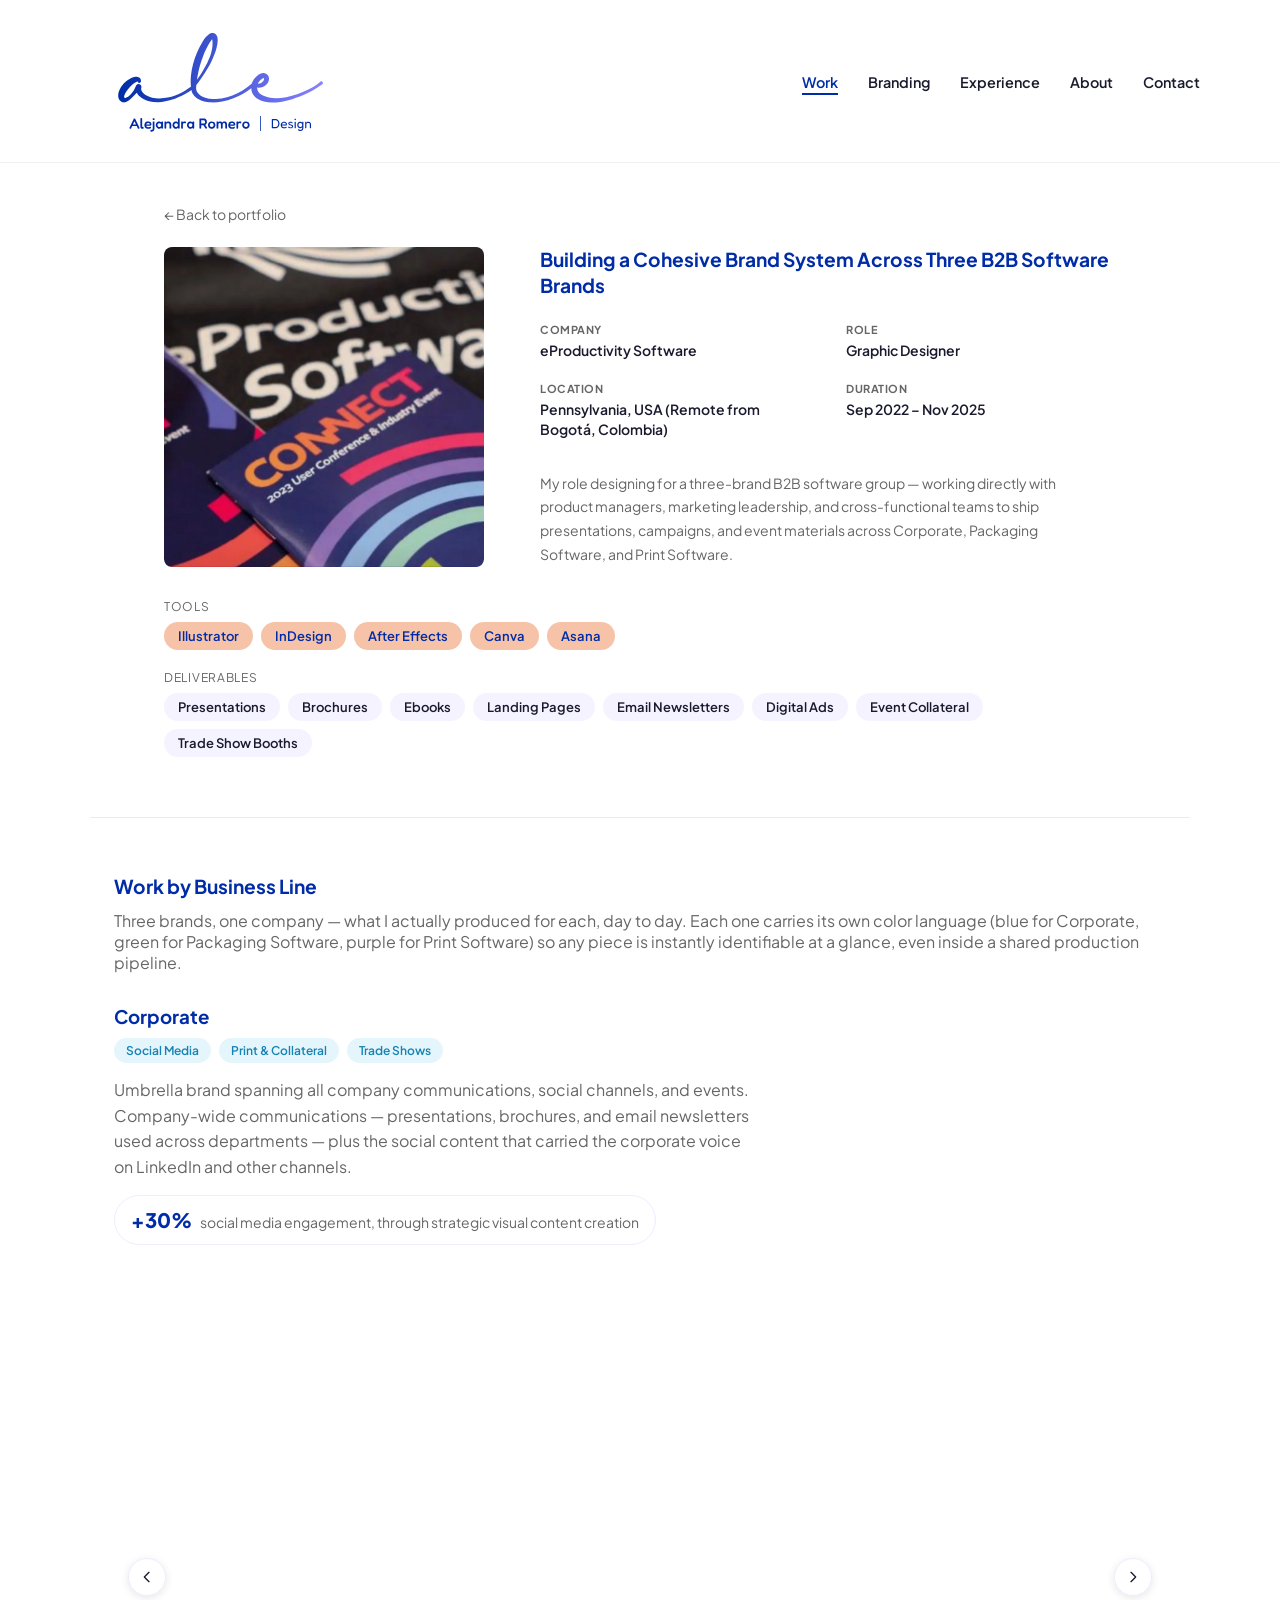
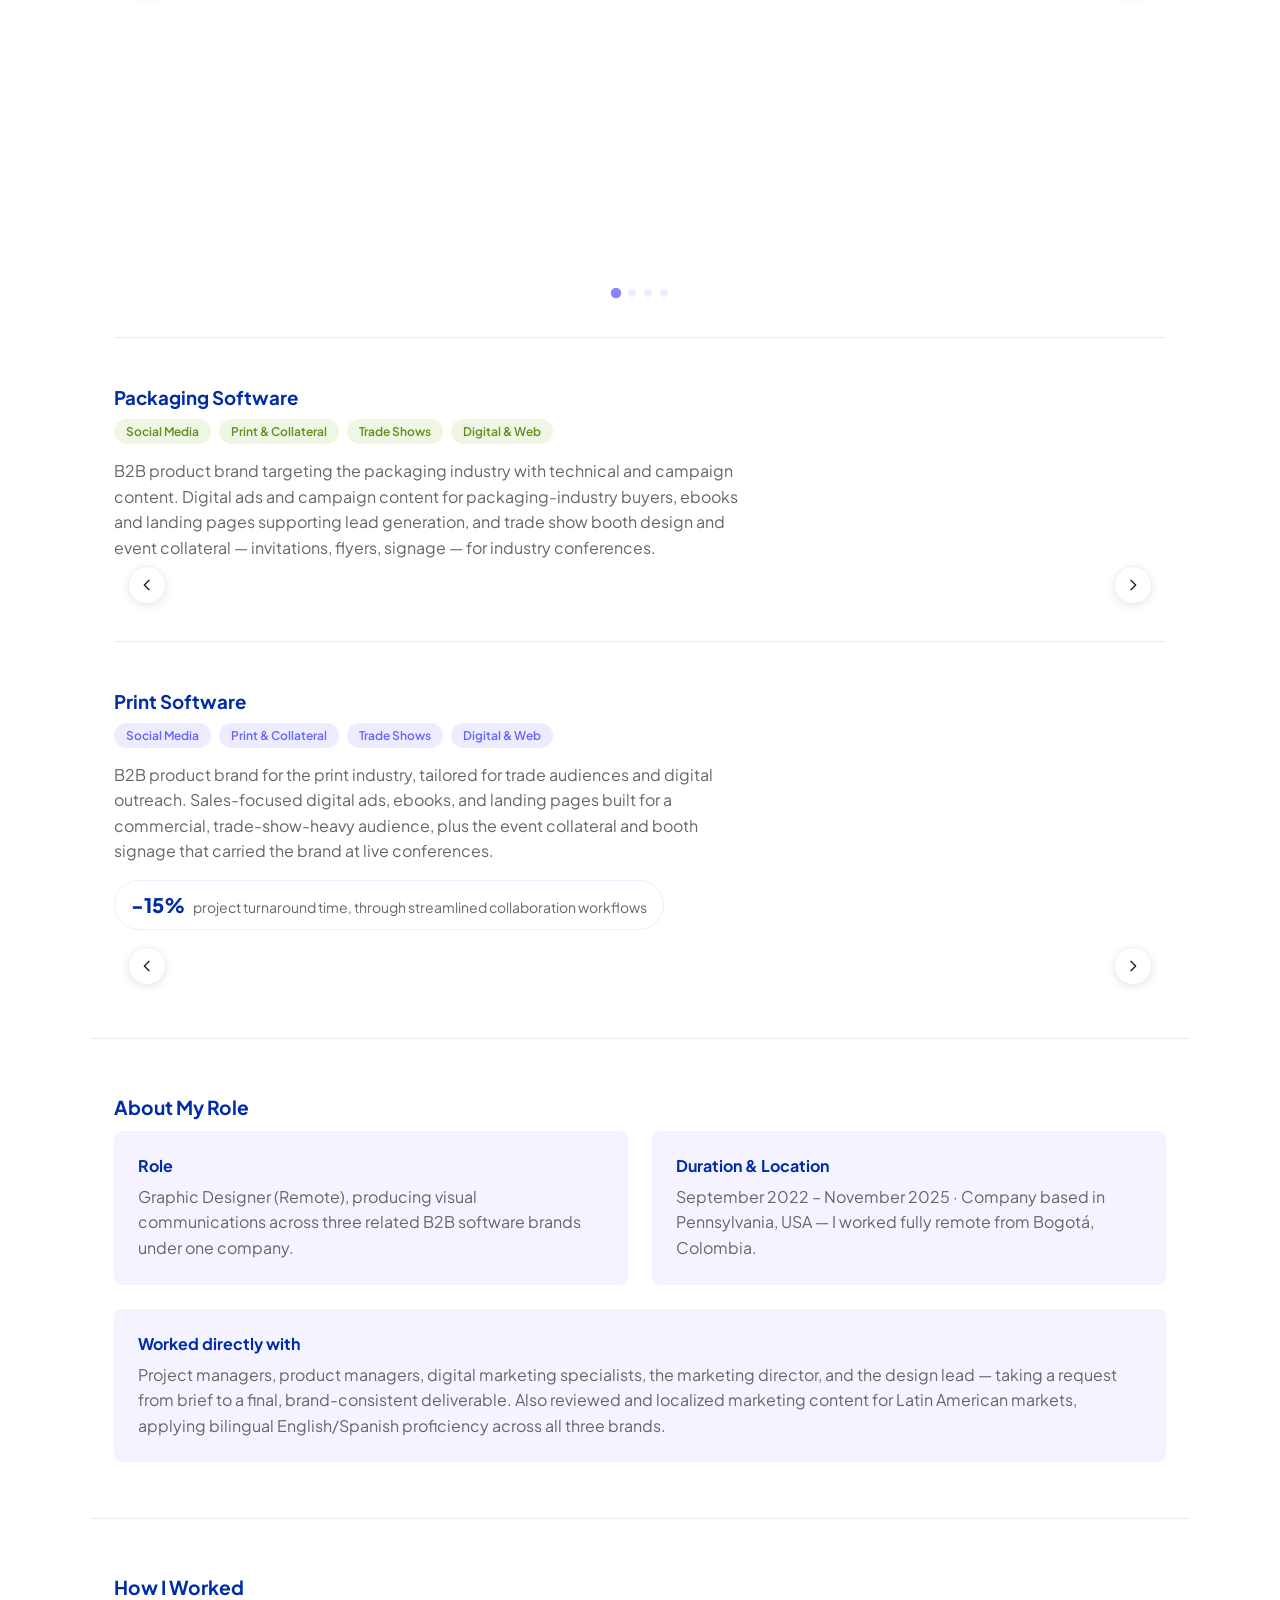
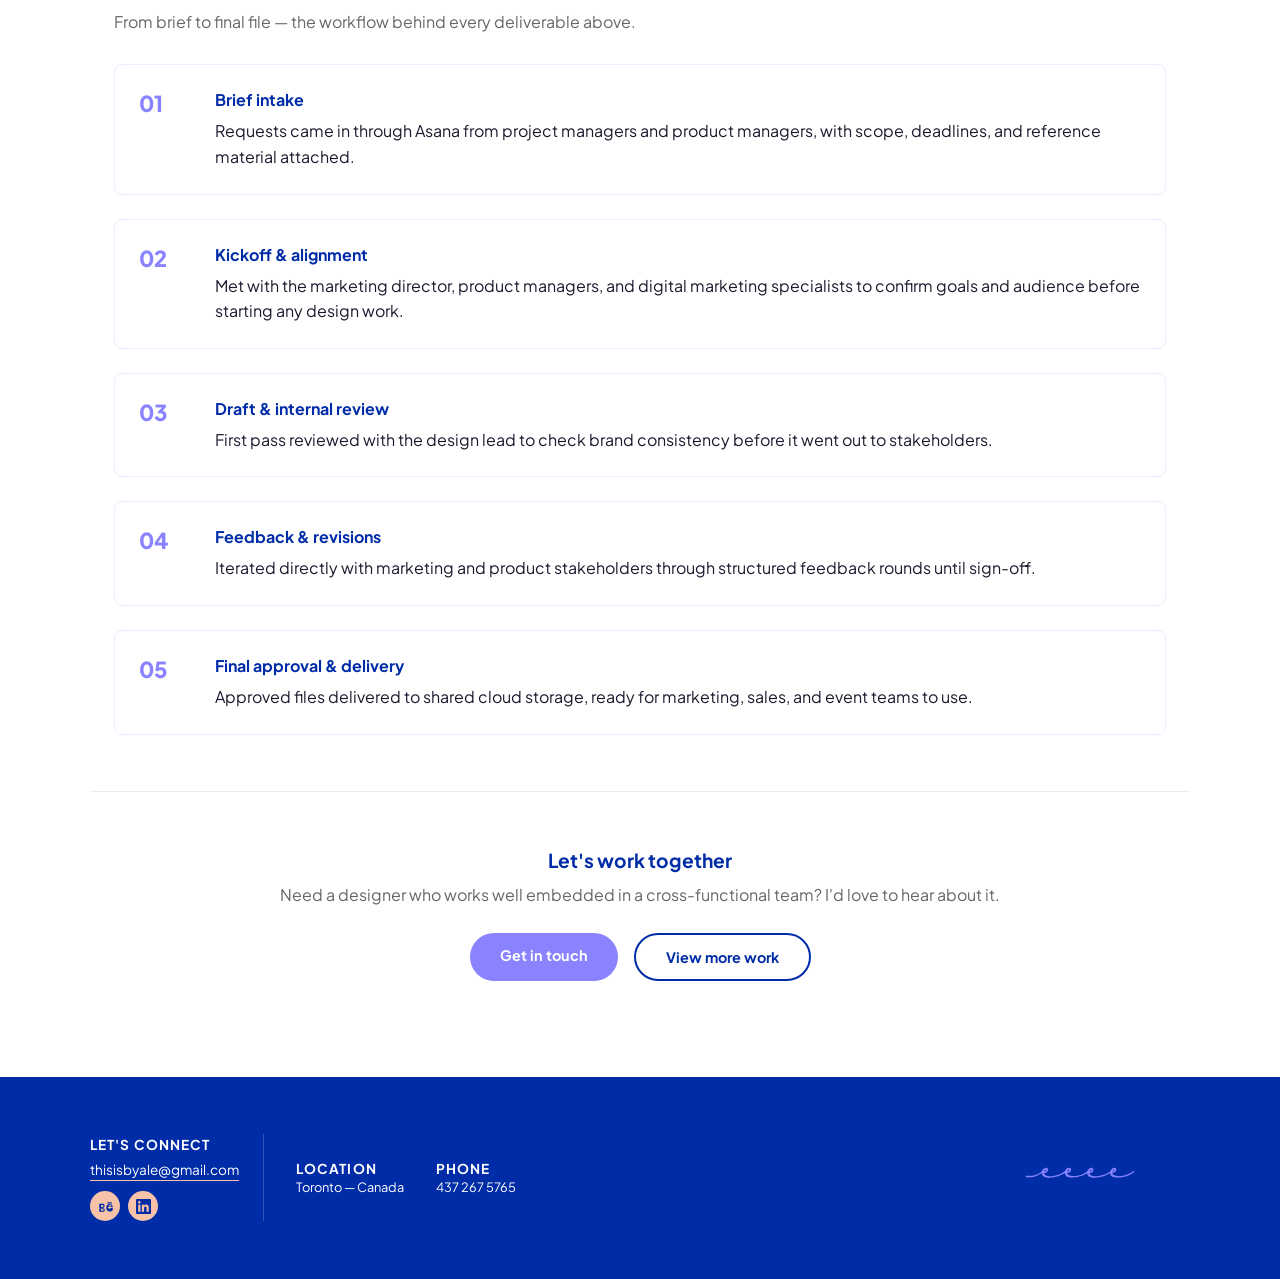
<file: case-studies/eproductivity/eproductivity.html>
<!DOCTYPE html>
<html lang="en">
<head>
  <meta name="robots" content="noindex, nofollow" />
  <meta charset="UTF-8" />
  <meta name="viewport" content="width=device-width, initial-scale=1.0" />
  <title>eProductivity Software — Case Study | Alejandra Romero</title>
  <meta name="description" content="Brand and content design case study for eProductivity Software — a three-brand B2B software ecosystem. By Alejandra Romero." />
  <link rel="icon" href="../../favicon.ico" sizes="any" />
  <link rel="icon" type="image/png" sizes="32x32" href="../../assets/favicon-32x32.png" />
  <link rel="icon" type="image/png" sizes="16x16" href="../../assets/favicon-16x16.png" />
  <link rel="apple-touch-icon" href="../../assets/apple-touch-icon.png" />
  <link rel="stylesheet" href="../../style.css" />
  <link rel="stylesheet" href="eproductivity.css" />
  <link href="https://fonts.googleapis.com/css2?family=Plus+Jakarta+Sans:wght@400;500;600;700;800&display=swap" rel="stylesheet" />
</head>
<body>

  <!-- NAV (same markup as index.html) -->
  <nav class="nav">
    <a href="../../index.html#home" class="nav-brand">
      <img src="../../assets/ale-logo.svg" alt="ale" class="nav-logo" />
    </a>
    <ul class="nav-links">
      <li><a href="../../index.html#work" class="nav-link active">Work</a></li>
      <li><a href="../../index.html#branding" class="nav-link">Branding</a></li>
      <li><a href="../../index.html#experience" class="nav-link">Experience</a></li>
      <li><a href="../../about.html" class="nav-link">About</a></li>
      <li><a href="../../index.html#contact" class="nav-link">Contact</a></li>
    </ul>
    <button class="hamburger" aria-label="Menu">
      <span></span><span></span><span></span>
    </button>
  </nav>

  <main class="case-main">

    <!-- 1. HERO -->
    <section class="case-hero">
      <a href="../../index.html#marketing" class="back-link">← Back to portfolio</a>

      <div class="case-hero-top">
        <div class="case-hero-image hero-image-filled">
          <img src="assets/top-section-hero.webp?v=2" alt="eProductivity Software brand work">
        </div>
        <div class="case-hero-info">
          <h1 class="case-title">Building a Cohesive Brand System Across <span class="text-purple">Three B2B Software Brands</span></h1>
          <div class="case-meta-grid">
            <div class="case-meta-item">
              <h3>Company</h3>
              <p>eProductivity Software</p>
            </div>
            <div class="case-meta-item">
              <h3>Role</h3>
              <p>Graphic Designer</p>
            </div>
            <div class="case-meta-item">
              <h3>Location</h3>
              <p>Pennsylvania, USA (Remote from Bogotá, Colombia)</p>
            </div>
            <div class="case-meta-item">
              <h3>Duration</h3>
              <p>Sep 2022 – Nov 2025</p>
            </div>
          </div>
          <p class="case-hero-sub">
            My role designing for a three-brand B2B software group — working directly with product managers,
            marketing leadership, and cross-functional teams to ship presentations, campaigns, and event
            materials across Corporate, Packaging Software, and Print Software.
          </p>
        </div>
      </div>

      <div class="tag-group">
        <span class="tag-label">Tools</span>
        <div class="tags">
          <span class="tag">Illustrator</span>
          <span class="tag">InDesign</span>
          <span class="tag">After Effects</span>
          <span class="tag">Canva</span>
          <span class="tag">Asana</span>
        </div>
      </div>

      <div class="tag-group">
        <span class="tag-label">Deliverables</span>
        <div class="tags">
          <span class="tag tag-alt">Presentations</span>
          <span class="tag tag-alt">Brochures</span>
          <span class="tag tag-alt">Ebooks</span>
          <span class="tag tag-alt">Landing Pages</span>
          <span class="tag tag-alt">Email Newsletters</span>
          <span class="tag tag-alt">Digital Ads</span>
          <span class="tag tag-alt">Event Collateral</span>
          <span class="tag tag-alt">Trade Show Booths</span>
        </div>
      </div>

    </section>

    <!-- 2. WORK BY BUSINESS LINE -->
    <section class="case-section work">
      <h2 class="section-title">Work by Business Line</h2>
      <p class="section-intro">Three brands, one company — what I actually produced for each, day to day. Each
        one carries its own color language (blue for Corporate, green for Packaging Software, purple for Print
        Software) so any piece is instantly identifiable at a glance, even inside a shared production pipeline.</p>

      <div class="work-block accent-corporate">
        <h3>Corporate</h3>
        <ul class="work-tags">
          <li>Social Media</li>
          <li>Print &amp; Collateral</li>
          <li>Trade Shows</li>
        </ul>
        <p>Umbrella brand spanning all company communications, social channels, and events. Company-wide
          communications — presentations, brochures, and email newsletters used across departments — plus the
          social content that carried the corporate voice on LinkedIn and other channels.</p>
        <p class="stat-highlight"><span class="stat-number">+30%</span><span class="stat-label">social media engagement, through strategic visual content creation</span></p>
        <div class="gallery-wrap">
          <div class="gallery-viewport">
            <div class="media-gallery">
              <div class="media-item media-filled">
                <video autoplay muted loop playsinline preload="auto" aria-label="Company LinkedIn feed content">
                  <source src="assets/eps-corporate-01-social.mp4?v=2" type="video/mp4">
                </video>
              </div>
              <div class="media-item media-filled">
                <video autoplay muted loop playsinline preload="auto" aria-label="CONNECT conference campaign — banners, countdowns, speaker announcements">
                  <source src="assets/eps-corporate-02-connect.mp4" type="video/mp4">
                </video>
              </div>
              <div class="media-item media-filled">
                <img src="assets/eps-corporate-03-event-photos.jpg" alt="Event photos">
              </div>
              <div class="media-item media-filled">
                <img src="assets/eps-corporate-04-presentations-infographics.jpg" alt="Presentations and infographics">
              </div>
            </div>
            <button class="media-nav-prev" aria-label="Previous image" type="button">
              <svg viewBox="0 0 24 24" fill="none" stroke="currentColor" stroke-width="2.5" stroke-linecap="round" stroke-linejoin="round"><path d="M15 5l-7 7 7 7"/></svg>
            </button>
            <button class="media-nav-next" aria-label="Next image" type="button">
              <svg viewBox="0 0 24 24" fill="none" stroke="currentColor" stroke-width="2.5" stroke-linecap="round" stroke-linejoin="round"><path d="M9 5l7 7-7 7"/></svg>
            </button>
          </div>
          <div class="media-dots"></div>
        </div>
      </div>

      <div class="work-block accent-packaging">
        <h3>Packaging Software</h3>
        <ul class="work-tags">
          <li>Social Media</li>
          <li>Print &amp; Collateral</li>
          <li>Trade Shows</li>
          <li>Digital &amp; Web</li>
        </ul>
        <p>B2B product brand targeting the packaging industry with technical and campaign content. Digital ads
          and campaign content for packaging-industry buyers, ebooks and landing pages supporting lead
          generation, and trade show booth design and event collateral — invitations, flyers, signage — for
          industry conferences.</p>
        <div class="gallery-wrap">
          <div class="gallery-viewport">
            <div class="media-gallery">
              <div class="media-item">ePS Packaging trade show booth</div>
              <div class="media-item">iQuote Price Services flyer (Spanish)</div>
              <div class="media-item">Packaging sustainability regulations timeline</div>
              <div class="media-item">Corrugated packaging LinkedIn ad</div>
            </div>
            <button class="media-nav-prev" aria-label="Previous image" type="button">
              <svg viewBox="0 0 24 24" fill="none" stroke="currentColor" stroke-width="2.5" stroke-linecap="round" stroke-linejoin="round"><path d="M15 5l-7 7 7 7"/></svg>
            </button>
            <button class="media-nav-next" aria-label="Next image" type="button">
              <svg viewBox="0 0 24 24" fill="none" stroke="currentColor" stroke-width="2.5" stroke-linecap="round" stroke-linejoin="round"><path d="M9 5l7 7-7 7"/></svg>
            </button>
          </div>
          <div class="media-dots"></div>
        </div>
      </div>

      <div class="work-block accent-print">
        <h3>Print Software</h3>
        <ul class="work-tags">
          <li>Social Media</li>
          <li>Print &amp; Collateral</li>
          <li>Trade Shows</li>
          <li>Digital &amp; Web</li>
        </ul>
        <p>B2B product brand for the print industry, tailored for trade audiences and digital outreach.
          Sales-focused digital ads, ebooks, and landing pages built for a commercial, trade-show-heavy audience,
          plus the event collateral and booth signage that carried the brand at live conferences.</p>
        <p class="stat-highlight"><span class="stat-number">-15%</span><span class="stat-label">project turnaround time, through streamlined collaboration workflows</span></p>
        <div class="gallery-wrap">
          <div class="gallery-viewport">
            <div class="media-gallery">
              <div class="media-item">MarketDirect StoreFront presentation deck</div>
              <div class="media-item">Ebook promo — Building a High-Performance Print Business</div>
              <div class="media-item">Print business social ad campaign</div>
              <div class="media-item">Client testimonial card</div>
            </div>
            <button class="media-nav-prev" aria-label="Previous image" type="button">
              <svg viewBox="0 0 24 24" fill="none" stroke="currentColor" stroke-width="2.5" stroke-linecap="round" stroke-linejoin="round"><path d="M15 5l-7 7 7 7"/></svg>
            </button>
            <button class="media-nav-next" aria-label="Next image" type="button">
              <svg viewBox="0 0 24 24" fill="none" stroke="currentColor" stroke-width="2.5" stroke-linecap="round" stroke-linejoin="round"><path d="M9 5l7 7-7 7"/></svg>
            </button>
          </div>
          <div class="media-dots"></div>
        </div>
      </div>

      <!-- TODO: each .media-item above is a stand-in slot (16:9, built for
           1920x1080 sources) — replace its placeholder text with real media
           AND add the "media-filled" class alongside "media-item" so the
           dashed placeholder framing/padding drops away and the media fills
           the slide edge to edge:
             Static:   <div class="media-item media-filled">
                         <img src="assets/your-file.jpg" alt="descriptive text">
                       </div>
             Animated: <div class="media-item media-filled">
                         <video autoplay muted loop playsinline>
                           <source src="assets/your-file.mp4" type="video/mp4">
                         </video>
                       </div>
           Use MP4, not GIF — same visual result at a fraction of the file size.
           All new assets live in assets/ (see the Company
           LinkedIn feed slot below for a working video example).
           The label text in each slot tells you which Behance asset goes there.
           Each gallery is a one-at-a-time carousel — use the arrow button or
           dots to navigate, or drag/swipe. Add or remove .media-item slots
           freely; the dots regenerate automatically (see eproductivity.js). -->
    </section>

    <!-- 3. ABOUT MY ROLE -->
    <section class="case-section overview">
      <h2 class="section-title">About My Role</h2>
      <div class="overview-grid">
        <div class="overview-item">
          <h3>Role</h3>
          <p>Graphic Designer (Remote), producing visual communications across three related B2B software brands under one company.</p>
        </div>
        <div class="overview-item">
          <h3>Duration &amp; Location</h3>
          <p>September 2022 – November 2025 · Company based in Pennsylvania, USA — I worked fully remote from Bogotá, Colombia.</p>
        </div>
        <div class="overview-item overview-wide">
          <h3>Worked directly with</h3>
          <p>
            Project managers, product managers, digital marketing specialists, the marketing director, and the
            design lead — taking a request from brief to a final, brand-consistent deliverable. Also reviewed and
            localized marketing content for Latin American markets, applying bilingual English/Spanish proficiency
            across all three brands.
          </p>
        </div>
      </div>
    </section>

    <!-- 4. HOW I WORKED -->
    <section class="case-section process">
      <h2 class="section-title">How I Worked</h2>
      <p class="section-intro">From brief to final file — the workflow behind every deliverable above.</p>

      <div class="decision-list">
        <div class="decision-item">
          <span class="decision-number">01</span>
          <div>
            <h3>Brief intake</h3>
            <p>Requests came in through Asana from project managers and product managers, with scope, deadlines,
              and reference material attached.</p>
          </div>
        </div>

        <div class="decision-item">
          <span class="decision-number">02</span>
          <div>
            <h3>Kickoff &amp; alignment</h3>
            <p>Met with the marketing director, product managers, and digital marketing specialists to confirm
              goals and audience before starting any design work.</p>
          </div>
        </div>

        <div class="decision-item">
          <span class="decision-number">03</span>
          <div>
            <h3>Draft &amp; internal review</h3>
            <p>First pass reviewed with the design lead to check brand consistency before it went out to
              stakeholders.</p>
          </div>
        </div>

        <div class="decision-item">
          <span class="decision-number">04</span>
          <div>
            <h3>Feedback &amp; revisions</h3>
            <p>Iterated directly with marketing and product stakeholders through structured feedback rounds until
              sign-off.</p>
          </div>
        </div>

        <div class="decision-item">
          <span class="decision-number">05</span>
          <div>
            <h3>Final approval &amp; delivery</h3>
            <p>Approved files delivered to shared cloud storage, ready for marketing, sales, and event teams to
              use.</p>
          </div>
        </div>
      </div>
    </section>

    <!-- 5. CLOSING / CTA -->
    <section class="case-section cta">
      <h2 class="section-title">Let's work together</h2>
      <p>Need a designer who works well embedded in a cross-functional team? I'd love to hear about it.</p>
      <div class="cta-buttons">
        <a href="mailto:thisisbyale@gmail.com" class="hero-cta">Get in touch</a>
        <a href="../../index.html#work" class="hero-cta hero-cta-alt">View more work</a>
      </div>
    </section>

  </main>

  <!-- FOOTER (same markup as index.html) -->
  <footer class="footer">
    <div class="footer-inner">
      <div class="footer-col footer-connect">
        <p class="footer-label">LET'S CONNECT</p>
        <a href="mailto:thisisbyale@gmail.com" class="footer-email">thisisbyale@gmail.com</a>
        <div class="footer-socials">
          <a href="https://www.behance.net/romeroalejandra" class="footer-social-link" target="_blank" rel="noopener noreferrer" aria-label="Behance">
            <svg xmlns="http://www.w3.org/2000/svg" viewBox="0 0 24 24" fill="currentColor" class="footer-social-icon"><path d="M22 7h-7V5h7v2zm1.726 10c-.442 1.297-2.029 3-5.101 3-3.074 0-5.513-1.987-5.513-5.998 0-3.895 2.307-6.002 5.413-6.002 3.074 0 4.941 1.95 5.101 4.8h-7.979c.075 1.957 1.096 2.686 2.464 2.686 1.326 0 2.107-.636 2.432-1.486H23.726zM16.99 12h4.329c-.063-1.685-1.002-2.438-2.084-2.438-1.235 0-2.058.813-2.245 2.438zM7.63 7.47c.585 0 1.052.088 1.4.264.348.175.632.418.852.727.219.31.377.664.472 1.062.096.398.143.82.143 1.267 0 .604-.083 1.134-.249 1.589-.166.455-.407.838-.723 1.149a2.83 2.83 0 0 1-1.118.667c-.436.147-.929.22-1.48.22H2V7.47h5.63zm-.36 5.42c.386 0 .704-.125.954-.375.25-.25.375-.664.375-1.242 0-.577-.118-.995-.352-1.253-.235-.257-.58-.386-1.035-.386H4.97v3.256h2.3zM2 14.892h5.84c.576 0 1.055.073 1.437.22.382.147.682.344.9.592.22.247.374.53.464.85.09.319.135.65.135.993 0 .414-.057.8-.17 1.155a2.43 2.43 0 0 1-.52.918c-.237.265-.545.47-.925.617-.38.147-.832.22-1.357.22H2v-5.565zm2.97 3.77h2.555c.45 0 .793-.12 1.03-.36.237-.24.355-.582.355-1.025 0-.443-.121-.782-.362-1.016-.241-.234-.578-.351-1.01-.351H4.97v2.752z"/></svg>
          </a>
          <a href="https://www.linkedin.com/in/alejandra-romero-c" class="footer-social-link" target="_blank" rel="noopener noreferrer" aria-label="LinkedIn">
            <svg xmlns="http://www.w3.org/2000/svg" viewBox="0 0 24 24" fill="currentColor" class="footer-social-icon"><path d="M20.447 20.452h-3.554v-5.569c0-1.328-.027-3.037-1.852-3.037-1.853 0-2.136 1.445-2.136 2.939v5.667H9.351V9h3.414v1.561h.046c.477-.9 1.637-1.85 3.37-1.85 3.601 0 4.267 2.37 4.267 5.455v6.286zM5.337 7.433a2.062 2.062 0 0 1-2.063-2.065 2.064 2.064 0 1 1 2.063 2.065zm1.782 13.019H3.555V9h3.564v11.452zM22.225 0H1.771C.792 0 0 .774 0 1.729v20.542C0 23.227.792 24 1.771 24h20.451C23.2 24 24 23.227 24 22.271V1.729C24 .774 23.2 0 22.222 0h.003z"/></svg>
          </a>
        </div>
      </div>
      <div class="footer-col">
        <p class="footer-label">LOCATION</p>
        <p>Toronto — Canada</p>
      </div>
      <div class="footer-col">
        <p class="footer-label">PHONE</p>
        <p>437 267 5765</p>
      </div>
      <div class="footer-right">
        <img src="../../assets/ola-ale.svg" alt="" class="footer-wave-img" />
      </div>
    </div>
  </footer>

  <script src="../../script.js"></script>
  <script src="eproductivity.js"></script>
</body>
</html>
</file>
<file: style.css>
/* ── Variables ── */
:root {
  --blue: #002ca7;
  --purple: #8983ff;
  /* Pink — new accent, used for warmer/personal touches (hero CTA, About
     page details, hover states) alongside the existing purple. */
  --pink: #f6c3a8;
  --pink-dark: #efab86;
  --pink-light: #fdf1e8;
  --lilac: #eeecff;
  --white: #ffffff;
  --light-bg: #f5f3ff;
  --text: #1a1a2e;
  --muted: #666;
  --radius: 8px;
  --font: 'Plus Jakarta Sans', sans-serif;
}

/* ── Reset ── */
*, *::before, *::after { box-sizing: border-box; margin: 0; padding: 0; }
html { scroll-behavior: smooth; }
body {
  font-family: var(--font);
  color: var(--text);
  background: var(--white);
  overflow-x: hidden;
  /* Fixes a known iOS/WebKit bug where overflow-x:hidden on body can cause
     later sections to visually bleed into earlier ones on mobile. */
  position: relative;
}
a { text-decoration: none; color: inherit; }

/* ── NAV ── */
.nav {
  position: static;
  z-index: 100;
  display: flex;
  align-items: center;
  justify-content: space-between;
  padding: 16px 80px;
  background: rgba(255,255,255,0.95);
  backdrop-filter: blur(10px);
  border-bottom: 1px solid rgba(0,0,0,0.06);
}

.nav-brand { display: flex; align-items: center; }
.nav-logo { height: 130px; width: auto; }

.nav-links {
  display: flex;
  gap: 30px;
  list-style: none;
}

.nav-link {
  font-size: 0.9rem;
  font-weight: 600;
  color: var(--text);
  position: relative;
  padding-bottom: 2px;
  transition: color 0.2s;
}
.nav-link::after {
  content: '';
  position: absolute;
  bottom: -2px; left: 0;
  width: 0; height: 2px;
  background: var(--blue);
  transition: width 0.3s ease;
}
.nav-link:hover { color: var(--blue); }
.nav-link:hover::after,
.nav-link.active::after { width: 100%; }
.nav-link.active { color: var(--blue); }

.hamburger {
  display: none;
  flex-direction: column;
  gap: 5px;
  background: none;
  border: none;
  cursor: pointer;
  padding: 4px;
}
.hamburger span {
  display: block;
  width: 24px; height: 2px;
  background: var(--blue);
  border-radius: 2px;
}
.nav-links.nav-open {
  display: flex;
  flex-direction: column;
  position: fixed;
  top: 114px; left: 0; right: 0;
  background: white;
  padding: 24px 48px;
  gap: 20px;
  box-shadow: 0 8px 24px rgba(0,0,0,0.08);
  border-top: 1px solid rgba(0,0,0,0.06);
}

/* ── HERO ── */
.hero {
  display: grid;
  grid-template-columns: 1fr 1fr;
  align-items: center;
  padding: 40px 48px 20px;
  max-width: 1200px;
  margin: 0 auto;
  gap: 48px;
}

.hero-illo {
  display: flex;
  align-items: flex-end;
  justify-content: center;
}

.illo-img {
  width: 100%;
  max-width: 500px;
  height: auto;
  animation: illoFloat 6s ease-in-out infinite;
}

@keyframes illoFloat {
  0%, 100% { transform: translateY(0); }
  50%       { transform: translateY(-14px); }
}

.hero-content { 
  padding-left: 16px; 
}

.hero-title {
  font-weight: 800;
  line-height: 1.05;
  color: var(--blue);
  margin-bottom: 16px;
  display: flex;
  flex-direction: column;
}
.line-1 {
  font-size: clamp(2.4rem, 4vw, 3.8rem);
  display: block;
  transition: transform 0.4s ease;
}
.line-2 {
  font-size: clamp(3rem, 5.5vw, 5.2rem);
  display: block;
  transition: transform 0.4s ease;
}
.hero-title:hover .line-1 { transform: translateX(10px); }
.hero-title:hover .line-2 { transform: translateX(-6px); }

.hero-subtitle {
  font-size: 0.95rem;  
  color: var(--text);
  margin-bottom: 16px;
  line-height: 1.3;     
}

.hero-skills {
  font-size: 0.88rem;
  color: var(--blue);
  font-weight: 500;
  margin-bottom: 32px;
  line-height: 1.8;
}

.hero-cta {
  display: inline-block;
  background: var(--purple);
  color: white;
  padding: 13px 30px;
  border-radius: 99px;
  font-weight: 700;
  font-size: 0.9rem;
  transition: background 0.2s, transform 0.2s;
}
.hero-cta:hover {
  background: var(--blue);
  transform: translateY(-3px);
}

/* ── HERO (compact variant) ── */
.hero-compact {
  padding: 32px 48px 32px;
  gap: 40px;
}

.hero-compact .illo-img {
  max-width: 380px;
}

.text-blue { color: var(--blue); }
.text-purple { color: var(--purple); }

.hero-title-new {
  font-size: clamp(2.2rem, 4vw, 3.4rem);
  font-weight: 800;
  line-height: 1.1;
  color: var(--blue);
  margin-bottom: 16px;
}

.typewriter-cursor {
  display: inline-block;
  width: 3px;
  height: 0.9em;
  background: var(--blue);
  margin-left: 3px;
  vertical-align: text-bottom;
  animation: typewriter-blink 0.8s step-end infinite;
}

@keyframes typewriter-blink {
  50% { opacity: 0; }
}

.hero-subtitle-new {
  font-size: 1rem;
  color: var(--text);
  line-height: 1.5;
  max-width: 460px;
  margin-bottom: 16px;
}

/* Pink CTA — the primary use of the new accent color. Dark text on a
   warm background reads as more personal/inviting than the purple CTA,
   which stays reserved for "see my work" actions. */
.hero-cta-pink {
  background: var(--pink);
  color: var(--blue);
}
.hero-cta-pink:hover {
  background: var(--purple);
  color: var(--white);
  transform: translateY(-3px);
}

.scroll-hint {
  display: flex;
  align-items: center;
  gap: 8px;
  margin-top: 56px;
  font-size: 0.85rem;
  font-weight: 600;
  color: var(--muted);
  transition: color 0.2s;
}
.scroll-hint:hover { color: var(--purple); }

.scroll-hint-arrow {
  display: inline-block;
  animation: scrollBounce 1.6s ease-in-out infinite;
}

@keyframes scrollBounce {
  0%, 100% { transform: translateY(0); }
  50% { transform: translateY(6px); }
}

/* ── PROJECTS ── */
.projects-section {
  padding: 96px 48px;
  border-top: 1px solid rgba(0,0,0,0.08);
}

/* Swipe arrow hint for the mobile horizontal-scroll cards (Work
   Experience, Projects) — hidden on desktop, shown and animated under
   900px. */
.swipe-arrow {
  display: none;
}

.section-eyebrow {
  font-size: 1rem;
  color: var(--blue);
  font-weight: 500;
  margin-bottom: 36px;
}

.projects-grid {
  display: grid;
  grid-template-columns: repeat(3, 1fr);
  gap: 40px;
  max-width: 1100px;
  margin: 0 auto;
}

.project-card {
  display: flex;
  flex-direction: column;
  gap: 14px;
  cursor: pointer;
  text-align: left;
}

.project-img {
  position: relative;
  border-radius: var(--radius);
  overflow: hidden;
  /* padding-top percentage hack instead of aspect-ratio: avoids a WebKit
     bug where grid row height computed from aspect-ratio children
     collapses when the grid's last row is incomplete. */
  padding-top: 75%; /* 4:3 */
  background: #ddd;
}

.project-img img {
  position: absolute;
  inset: 0;
  width: 100%;
  height: 100%;
  object-fit: cover;
  display: block;
  transition: transform 0.35s cubic-bezier(0.34, 1.56, 0.64, 1);
}

.project-card:hover .project-img img {
  transform: scale(1.05);
}

/* ── PROJECT HOVER OVERLAY ── */
.project-img,
.additional-img-link {
  position: relative;
}

.project-overlay {
  position: absolute;
  inset: 0;
  background: rgba(0, 20, 80, 0.75);
  display: flex;
  align-items: center;
  justify-content: center;
  opacity: 0;
  transition: opacity 0.3s ease;
  border-radius: var(--radius);
}

.project-overlay-text {
  color: white;
  font-size: 1.1rem;
  font-weight: 700;
  font-family: var(--font);
  text-align: center;
  letter-spacing: 0.02em;
  text-shadow: 0 1px 6px rgba(0,0,0,0.18);
  padding: 0 16px;
}

.project-card:hover .project-overlay,
.additional-img-link:hover .project-overlay {
  opacity: 1;
}

.project-info { padding: 0 4px; }

.project-label {
  font-size: 0.95rem;
  color: var(--blue);
  font-weight: 600;
  margin-bottom: 6px;
}
.project-label strong { font-weight: 800; }

.project-desc {
  font-size: 0.83rem;
  color: var(--muted);
  line-height: 1.6;
}



/* ── SECTION HEADER (title + description, two-column editorial layout) ── */
.section-header {
  display: grid;
  grid-template-columns: minmax(220px, 0.85fr) minmax(280px, 1.15fr);
  gap: 48px;
  align-items: start;
  text-align: left;
  max-width: 1100px;
  margin: 0 auto 56px;
}

.section-header .section-title {
  margin: 0;
  text-align: left;
}

.section-desc {
  font-size: 1.05rem;
  color: var(--text);
  line-height: 1.7;
  margin: 0;
}

@media (max-width: 900px) {
  .section-header {
    grid-template-columns: 1fr;
    gap: 16px;
  }
}

/* ── ADDITIONAL PROJECTS ── */
.additional-section {
  padding: 96px 48px;
  background: var(--white);
  text-align: center;
  border-top: 1px solid rgba(0,0,0,0.08);
}

.additional-grid {
  display: grid;
  grid-template-columns: repeat(3, 1fr);
  gap: 40px;
  max-width: 1100px;
  margin: 0 auto;
  text-align: left;
}

.additional-card {
  display: flex;
  flex-direction: column;
  gap: 20px;
  text-align: left;
}

.additional-img-link {
  display: block;
  position: relative;
  border-radius: var(--radius);
  overflow: hidden;
  padding-top: 75%; /* 4:3, see .project-img note above */
}

.additional-img {
  position: absolute;
  inset: 0;
  width: 100%;
  height: 100%;
  object-fit: cover;
  display: block;
  transition: transform 0.35s ease;
}

.additional-img-link:hover .additional-img {
  transform: scale(1.04);
}

.additional-info {
  display: flex;
  flex-direction: column;
  gap: 8px;
}

.additional-title {
  font-size: 0.95rem;
  font-weight: 800;
  color: var(--blue);
}

.additional-year {
  font-size: 0.85rem;
  color: var(--muted);
  font-weight: 500;
}

.additional-desc {
  font-size: 0.88rem;
  color: #444;
  line-height: 1.7;
}

.additional-cta {
  display: inline-block;
  margin-top: 8px;
  background: var(--purple);
  color: white;
  padding: 10px 28px;
  border-radius: 99px;
  font-size: 0.82rem;
  font-weight: 700;
  letter-spacing: 0.06em;
  width: fit-content;
  transition: background 0.2s, transform 0.2s;
}
.additional-cta:hover {
  background: var(--blue);
  transform: translateY(-2px);
}

/* ── BRANDING ── */
.branding-section {
  padding: 96px 48px;
  text-align: center;
  border-top: 1px solid rgba(0,0,0,0.08);
}

.section-title {
  font-size: clamp(1.4rem, 2.2vw, 2rem);
  font-weight: 700;
  line-height: 1.25;
  color: var(--blue);
  margin-bottom: 40px;
}

.branding-grid {
  display: grid;
  grid-template-columns: repeat(5, 1fr);
  gap: 2px;
  max-width: 1100px;
  margin: 0 auto;
}

/* CTA linking off to the full All Aboard! Studio case study, in place of
   the logo grid that used to sit here (moved into that case study's own
   "A Few of the Identities" section). */
.branding-cta {
  text-align: center;
  margin-top: 8px;
}

/* Single featured project card below the CTA — reuses the same
   .additional-card / .additional-img-link markup as the Work Experience
   cards above. Wrapper matches the same 1100px column as the rest of the
   section's content so the card lines up with everything above it. */
.branding-feature {
  max-width: 1100px;
  margin: 56px auto 0;
  text-align: left;
}

.branding-feature .additional-card {
  max-width: 340px;
}

/* Push the card to the left edge of that 1100px column instead of
   centering or right-aligning it. */
.branding-feature-left {
  display: flex;
  justify-content: flex-start;
}

.branding-placeholder {
  background: var(--lilac);
  aspect-ratio: 1;
  display: flex;
  align-items: center;
  justify-content: center;
  font-size: 0.75rem;
  color: var(--muted);
  transition: background 0.2s;
}
.branding-placeholder:hover { background: white; }

.branding-item {
  position: relative;
  background: var(--lilac);
  /* padding-top percentage hack instead of aspect-ratio: avoids a WebKit
     bug where grid row height computed from aspect-ratio children
     collapses when the grid's last row is incomplete (our case: 10 items
     don't evenly fill 3 columns on tablet/mobile). */
  padding-top: 100%; /* 1:1 */
  transition: background 0.2s;
}
.branding-item:hover { background: var(--light-bg); }
.branding-item img {
  position: absolute;
  inset: 0;
  width: 100%;
  height: 100%;
  object-fit: contain;
  padding: 20px;
  box-sizing: border-box;
}

/* ── ABOUT PAGE ── */
/* Nav is static (not fixed) on this site, so no extra top clearance is
   needed here — .about-hero already carries its own top padding. */
.about-main { padding-top: 0; }

/* ---------- Hero: photo + info ---------- */
.about-hero {
  max-width: 1100px;
  margin: 0 auto;
  padding: 56px 24px 80px;
  display: grid;
  grid-template-columns: 340px 1fr;
  gap: 64px;
  align-items: start;
}

.about-hero-photo img {
  width: 100%;
  border-radius: var(--radius);
  display: block;
  mix-blend-mode: multiply;
}

.kicker {
  text-transform: uppercase;
  letter-spacing: 0.08em;
  font-size: 13px;
  font-weight: 700;
  color: var(--purple);
  margin-bottom: 8px;
}

.about-hero-text h1 {
  font-size: clamp(2.2rem, 4vw, 3.2rem);
  font-weight: 800;
  color: var(--blue);
  margin-bottom: 20px;
}

.about-hero-text p {
  font-size: 0.97rem;
  line-height: 1.8;
  color: #444;
  margin-bottom: 16px;
}

.about-lead {
  font-size: 1.05rem !important;
  color: var(--text) !important;
}

.about-skills {
  display: flex;
  flex-wrap: wrap;
  gap: 8px;
  margin: 24px 0 32px;
}

.about-skills .tag {
  background: var(--lilac);
  color: var(--blue);
  font-size: 13px;
  font-weight: 600;
  padding: 6px 14px;
  border-radius: 99px;
}

/* Alternate every other tag in pink — small detail that ties this page
   to the pink accent used in the Home hero CTA. */
.about-skills .tag:nth-child(even) {
  background: var(--pink-light);
  color: #a5502a;
}

/* On the About page, the CTA hovers to pink instead of blue — keeps the
   "personal" pages feeling warmer than the portfolio pages. */
.about-main .hero-cta:hover {
  background: var(--pink-dark);
  color: var(--blue);
}

/* ---------- Process: How I Work ---------- */
.process-section {
  max-width: 1100px;
  margin: 0 auto;
  padding: 80px 24px 96px;
  border-top: 1px solid rgba(0,0,0,0.08);
}

.process-desc {
  max-width: 620px;
  margin-bottom: 40px;
}

.process-grid {
  display: grid;
  grid-template-columns: repeat(3, 1fr);
  gap: 32px 24px;
}

.process-step {
  display: flex;
  flex-direction: column;
  gap: 6px;
  background: var(--light-bg);
  border-radius: var(--radius);
  padding: 24px;
}

.process-number {
  font-size: 0.85rem;
  font-weight: 800;
  color: var(--blue);
  letter-spacing: 0.05em;
}

.process-title {
  font-size: 1.05rem;
  font-weight: 800;
  color: var(--blue);
  margin-bottom: 2px;
}

.process-text {
  font-size: 0.88rem;
  line-height: 1.6;
  color: #444;
}

.process-ai {
  display: inline-block;
  width: fit-content;
  background: var(--pink);
  color: var(--blue);
  font-size: 0.7rem;
  font-weight: 700;
  padding: 4px 10px;
  border-radius: 99px;
  margin-top: 4px;
}

.process-question {
  font-size: 0.85rem;
  font-style: italic;
  color: var(--purple);
  margin-top: 6px;
}

.process-note {
  font-size: 0.85rem;
  line-height: 1.6;
  color: var(--muted);
  max-width: 760px;
  margin-top: 36px;
}

@media (max-width: 900px) {
  .process-grid { grid-template-columns: repeat(2, 1fr); }
}

@media (max-width: 560px) {
  .process-grid { grid-template-columns: 1fr; }
}

@media (max-width: 700px) {
  .about-hero {
    grid-template-columns: 1fr;
    gap: 32px;
  }
  .about-hero-photo img { max-width: 260px; margin: 0 auto; }
}

/* ── FOOTER ── */
.footer {
  background: var(--blue);
  color: white;
  padding: 24px 48px; /* ↓ antes 40px */
  position: relative;
  z-index: 1;
}

.footer-inner {
  max-width: 1100px;
  margin: 0 auto;
  display: flex;
  align-items: center;
  gap: 32px; /* ↓ antes 60px */
}

.footer-connect {
  display: flex;
  flex-direction: column;
  gap: 6px;
  padding-right: 24px;
  border-right: 1px solid rgba(255,255,255,0.2);
}

.footer-email {
  font-size: 0.85rem;
  color: white;
  border-bottom: 1px solid var(--pink);
  padding-bottom: 2px;
  width: fit-content;
  transition: color 0.2s, border-color 0.2s;
}
.footer-email:hover { color: var(--pink); border-color: var(--pink); }

.footer-socials {
  display: flex;
  gap: 8px;
  margin-top: 4px;
}

.footer-social-link {
  display: flex;
  align-items: center;
  justify-content: center;
  width: 30px;
  height: 30px;
  border-radius: 50%;
  background: var(--pink);
  color: var(--blue);
  transition: background 0.2s, transform 0.2s;
}
.footer-social-link:hover { background: white; transform: translateY(-2px); }

.footer-social-icon {
  width: 15px;
  height: 15px;
}

.footer-label {
  font-size: 0.65rem; /* ↓ antes 0.72rem */
  font-weight: 700;
  letter-spacing: 0.08em;
  margin-bottom: 2px; /* ↓ menos espacio */
}

.footer-col p {
  font-size: 0.85rem; /* ↓ general */
  margin: 2px 0; /* ↓ reduce espacio vertical */
}

.footer-col p:last-child { 
  font-size: 0.8rem; /* ↓ antes 0.92rem */
}

.footer-right { 
  margin-left: auto; 
  width: 220px; /* ↓ antes 300px */
}

.footer-wave-img { 
  width: 100%; 
  max-height: 150px; /* ↓ controla altura visual */
  object-fit: contain;
}

/* ── RESPONSIVE ── */
@media (max-width: 900px) {
  .nav { padding: 12px 24px; }
  .nav-logo { height: 90px; }
  .nav-links { display: none; }
  .hamburger { display: flex; }

  .hero {
    grid-template-columns: 1fr;
    text-align: center;
    padding: 32px 24px 40px;
    gap: 32px;
  }
  .hero-illo { justify-content: center; }
  .illo-img,
  .hero-compact .illo-img { max-width: 260px; }
  .hero-content { padding-left: 0; }
  .hero-subtitle-new { margin-left: auto; margin-right: auto; }
  .scroll-hint { justify-content: center; }

  /* Work Experience + Projects: horizontal scroll on mobile instead of
     stacking, with snap so cards land centered as you swipe. */
  .projects-grid,
  .additional-grid {
    display: flex;
    grid-template-columns: none;
    overflow-x: auto;
    scroll-snap-type: x mandatory;
    -webkit-overflow-scrolling: touch;
    gap: 20px;
    padding-bottom: 4px;
    scrollbar-width: none;
  }
  .projects-grid::-webkit-scrollbar,
  .additional-grid::-webkit-scrollbar { display: none; }

  .project-card,
  .additional-card {
    flex: 0 0 78%;
    max-width: 320px;
    scroll-snap-align: start;
  }

  .swipe-arrow {
    display: block;
    text-align: left;
    font-size: 1.3rem;
    font-weight: 700;
    color: var(--purple);
    margin-bottom: 12px;
    animation: swipeArrowMove 1.4s ease-in-out infinite;
  }
  @keyframes swipeArrowMove {
    0%, 100% { transform: translateX(0); opacity: 0.55; }
    50% { transform: translateX(10px); opacity: 1; }
  }

  .branding-grid { grid-template-columns: repeat(3, 1fr); }

  .projects-section,
  .additional-section,
  .branding-section { padding: 48px 24px; }

  .footer-inner { flex-direction: column; align-items: flex-start; gap: 24px; }
  .footer-right { margin-left: 0; }
  .footer-connect { border-right: none; padding-right: 0; }
}

@media (max-width: 600px) {
  .branding-grid { grid-template-columns: repeat(2, 1fr); }
  .footer { padding: 32px 24px; }
}

/* ── HERO: animated illustration (ale-anim.js) ── */
.ale-anim { position: relative; aspect-ratio: 1080 / 1440; }
.ale-breathe { position: absolute; inset: 0; transform-origin: 50% 87.64%; }
.ale-l { position: absolute; inset: 0; width: 100%; height: 100%; display: block;
         user-select: none; pointer-events: none; will-change: transform; }
.ale-body { -webkit-mask-image: linear-gradient(to bottom, transparent 47.92%, #000 47.92%);
                    mask-image: linear-gradient(to bottom, transparent 47.92%, #000 47.92%); }
.ale-head { transform-origin: 50% 59.72%;
            -webkit-mask-image: linear-gradient(to bottom, #000 54.17%, transparent 59.72%);
                    mask-image: linear-gradient(to bottom, #000 54.17%, transparent 59.72%); }
.ale-hl { clip-path: inset(71.53% 77.96% 12.5% 13.89%); }
.ale-hr { clip-path: inset(71.53% 9.72% 12.5% 82.22%); }
.ale-laptop { clip-path: inset(57.01% 17.5% 12.22% 21.39% round 1.5%); }

/* =====================================================================
   HOME v2 — editorial case cards (Nov 2026)
   Bento-style project cards: colored text panels paired with imagery,
   pill tags and round arrow buttons. Uses the existing palette only.
   ===================================================================== */
:root {
  --radius-lg: 20px;
  --tile-lilac: #dcd9ff;
  --tile-cream: var(--pink-light);
  --tile-pink: var(--pink);
  --tile-blue: var(--blue);
}

/* Tones */
.tone-lilac { background: var(--tile-lilac); color: var(--blue); }
.tone-cream { background: var(--tile-cream); color: var(--blue); }
.tone-pink  { background: var(--tile-pink);  color: var(--blue); }
.tone-blue  { background: var(--tile-blue);  color: var(--white); }

/* Hero additions */
.hero-disciplines {
  list-style: none;
  display: flex;
  flex-wrap: wrap;
  gap: 8px;
  margin: 4px 0 28px;
}
.hero-disciplines li {
  font-size: 0.8rem;
  font-weight: 600;
  color: var(--blue);
  border: 1px solid rgba(0, 44, 167, 0.25);
  border-radius: 99px;
  padding: 6px 14px;
}
.hero-actions { display: flex; flex-wrap: wrap; gap: 12px; }
.hero-actions .hero-cta { margin: 0; }

/* Section kicker: number + descriptor */
.section-kicker {
  display: flex;
  align-items: center;
  gap: 10px;
  font-size: 0.7rem;
  font-weight: 700;
  letter-spacing: 0.12em;
  text-transform: uppercase;
  color: var(--purple);
  margin-bottom: 14px;
}
.section-num {
  font-size: 0.75rem;
  color: var(--blue);
  border: 1px solid currentColor;
  border-radius: 99px;
  padding: 2px 9px;
  letter-spacing: 0.04em;
}
.section-header .section-kicker + .section-title { margin: 0; }

/* Sections */
.work-section {
  padding: 96px 48px;
  border-top: 1px solid rgba(0,0,0,0.08);
}
.work-section--tint { background: var(--light-bg); border-top: none; }

/* Grid */
.case-grid {
  display: grid;
  grid-template-columns: repeat(3, 1fr);
  gap: 16px;
  max-width: 1100px;
  margin: 0 auto;
}

/* Base card */
.case {
  position: relative;
  display: flex;
  flex-direction: column;
  border-radius: var(--radius-lg);
  overflow: hidden;
  min-height: 0;
  isolation: isolate;
}
.case-panel {
  display: flex;
  flex-direction: column;
  gap: 14px;
  padding: 24px;
  border-radius: var(--radius-lg);
}
.case-tag {
  align-self: flex-start;
  font-size: 0.62rem;
  font-weight: 700;
  letter-spacing: 0.1em;
  text-transform: uppercase;
  border: 1px solid currentColor;
  border-radius: 99px;
  padding: 4px 10px;
  line-height: 1.2;
}
.case .case-title {
  font-size: clamp(1.25rem, 1.8vw, 1.6rem);
  font-weight: 700;
  line-height: 1.15;
  letter-spacing: -0.01em;
}
.case .case-title--lg { font-size: clamp(1.6rem, 2.4vw, 2.1rem); }
.case-text {
  font-size: 0.88rem;
  line-height: 1.55;
  opacity: 0.85;
  max-width: 38ch;
}
.case-foot {
  margin-top: auto;
  display: flex;
  align-items: center;
  justify-content: space-between;
  gap: 12px;
  padding-top: 16px;
}
.case-cta {
  font-size: 0.68rem;
  font-weight: 700;
  letter-spacing: 0.1em;
  text-transform: uppercase;
}
.case-soon {
  font-size: 0.68rem;
  font-weight: 700;
  letter-spacing: 0.1em;
  text-transform: uppercase;
  opacity: 0.6;
}
.case-arrow {
  flex: none;
  width: 42px;
  height: 42px;
  border-radius: 50%;
  display: grid;
  place-items: center;
  background: var(--text);
  color: var(--white);
  transition: transform 0.25s ease, background 0.25s ease;
}
.case-arrow svg,
.carousel-btn svg {
  width: 18px; height: 18px;
  fill: none; stroke: currentColor; stroke-width: 2;
  stroke-linecap: round; stroke-linejoin: round;
}
.case-arrow--light { background: var(--white); color: var(--blue); }
a.case:hover .case-arrow { transform: translateX(4px) rotate(-45deg); }
.tone-blue .case-arrow:not(.case-arrow--light) { background: var(--white); color: var(--blue); }

/* Media */
.case-media {
  position: relative;
  overflow: hidden;
  border-radius: var(--radius-lg);
  background: var(--lilac);
}
.case-media img,
.case-media video,
.case--overlay > img,
.case--overlay > video {
  position: absolute;
  inset: 0;
  width: 100%;
  height: 100%;
  object-fit: cover;
  display: block;
  transition: transform 0.6s cubic-bezier(0.2, 0.7, 0.2, 1);
}
a.case:hover .case-media img,
a.case:hover > img,
a.case:hover > video { transform: scale(1.04); }
.case-media--placeholder {
  display: grid;
  place-items: center;
  background-image: repeating-linear-gradient(135deg, rgba(0,44,167,0.06) 0 2px, transparent 2px 14px);
}
.case-media--placeholder span {
  font-size: 0.7rem;
  font-weight: 700;
  letter-spacing: 0.12em;
  text-transform: uppercase;
  color: var(--blue);
  opacity: 0.55;
}

/* Feature: text panel + large image, full row */
.case--feature {
  grid-column: 1 / -1;
  display: grid;
  grid-template-columns: 1fr 2fr;
  gap: 16px;
  min-height: 380px;
  overflow: visible;
}
.case--feature .case-panel { padding: 28px; }
.case--feature .case-panel .case-title { font-size: clamp(1.6rem, 2.6vw, 2.3rem); }
.case--reverse { grid-template-columns: 2fr 1fr; }
.case--reverse .case-panel { order: 2; }

/* Split: colored top, image bottom */
.case--split { min-height: 440px; }
.case--split .case-panel { border-radius: var(--radius-lg) var(--radius-lg) 0 0; padding-bottom: 28px; }
.case--split .case-media { flex: 1; min-height: 200px; border-radius: 0 0 var(--radius-lg) var(--radius-lg); margin-top: -1px; }
.case-foot--over {
  position: absolute;
  left: 20px; right: 20px; bottom: 20px;
  color: var(--white);
  z-index: 1;
  text-shadow: 0 1px 8px rgba(0,0,0,0.35);
}
.case--split .case-media::after,
.case--overlay::after {
  content: '';
  position: absolute;
  inset: 0;
  background: linear-gradient(to top, rgba(0, 20, 80, 0.55), transparent 50%);
  pointer-events: none;
}
.case--overlay::after { background: linear-gradient(to top, rgba(0, 20, 80, 0.8), rgba(0,20,80,0.05) 60%); z-index: 0; }

/* Overlay: full image with text on top */
.case--overlay {
  min-height: 440px;
  justify-content: flex-end;
  color: var(--white);
  background: var(--blue);
}
.case-overlay-body {
  position: relative;
  z-index: 1;
  display: flex;
  flex-direction: column;
  gap: 12px;
  padding: 24px;
}

/* Text-only tile */
.case--tile {
  padding: 24px;
  gap: 14px;
  min-height: 300px;
}

/* Spans */
.case--wide { grid-column: span 2; }
.case--tall { grid-row: span 1; }

/* Pending items (no link yet) */
.is-pending { cursor: default; }

/* Marketing carousel */
.carousel {
  max-width: 1100px;
  margin: 0 auto;
}
.carousel-controls {
  display: flex;
  justify-content: flex-end;
  gap: 8px;
  margin: -24px 0 16px;
}
.carousel-btn {
  width: 44px; height: 44px;
  border-radius: 50%;
  border: 1px solid rgba(0, 44, 167, 0.25);
  background: var(--white);
  color: var(--blue);
  display: grid;
  place-items: center;
  cursor: pointer;
  transition: background 0.2s, color 0.2s, opacity 0.2s;
}
.carousel-btn:hover:not(:disabled) { background: var(--blue); color: var(--white); }
.carousel-btn:disabled { opacity: 0.35; cursor: default; }
.carousel-track {
  display: flex;
  gap: 16px;
  overflow-x: auto;
  scroll-snap-type: x mandatory;
  scroll-behavior: smooth;
  padding-bottom: 8px;
  scrollbar-width: none;
}
.carousel-track::-webkit-scrollbar { display: none; }
.case--slide {
  flex: 0 0 300px;
  min-height: 460px;
  scroll-snap-align: start;
}
.case--slide-lg { flex-basis: 440px; }

/* Experience (compact) */
.xp-section {
  padding: 96px 48px;
  border-top: 1px solid rgba(0,0,0,0.08);
}
.xp-inner {
  max-width: 1100px;
  margin: 0 auto;
  display: grid;
  grid-template-columns: minmax(220px, 0.85fr) minmax(280px, 1.15fr);
  gap: 48px;
  align-items: start;
}
.xp-intro .section-title { margin-bottom: 16px; }
.xp-list { list-style: none; border-top: 1px solid rgba(0,44,167,0.15); }
.xp-item {
  display: grid;
  grid-template-columns: 1fr auto;
  gap: 4px 16px;
  padding: 18px 0;
  border-bottom: 1px solid rgba(0,44,167,0.15);
}
.xp-company { font-weight: 800; color: var(--blue); }
.xp-years { font-size: 0.85rem; font-weight: 600; color: var(--purple); white-space: nowrap; }
.xp-desc { grid-column: 1 / -1; font-size: 0.88rem; color: var(--muted); line-height: 1.5; }

/* About & Contact */
.contact-section {
  padding: 96px 48px;
  background: var(--lilac);
}
.contact-inner {
  max-width: 1100px;
  margin: 0 auto;
  display: grid;
  grid-template-columns: 300px 1fr;
  gap: 64px;
  align-items: center;
}
.contact-photo img {
  width: 100%;
  display: block;
  border-radius: var(--radius-lg);
  mix-blend-mode: multiply;
}
.contact-text .section-title { margin-bottom: 16px; }
.contact-approach {
  font-size: 0.95rem;
  line-height: 1.7;
  color: #444;
  margin: 16px 0 32px;
  max-width: 60ch;
}
.contact-approach em { color: var(--purple); font-style: italic; }
.contact-links { display: flex; flex-wrap: wrap; align-items: center; gap: 12px 24px; }
.contact-link {
  font-size: 0.9rem;
  font-weight: 700;
  color: var(--blue);
  border-bottom: 2px solid var(--pink);
  padding-bottom: 2px;
  transition: color 0.2s, border-color 0.2s;
}
.contact-link:hover { color: var(--purple); border-color: var(--purple); }

/* Accessibility: visible focus on cards */
a.case:focus-visible { outline: 3px solid var(--purple); outline-offset: 4px; }

/* Responsive */
@media (max-width: 900px) {
  .work-section, .xp-section, .contact-section { padding: 56px 24px; }
  .case-grid { grid-template-columns: repeat(2, 1fr); }
  .case--feature,
  .case--reverse { grid-template-columns: 1fr; min-height: 0; }
  .case--reverse .case-panel { order: 0; }
  .case--feature .case-media { aspect-ratio: 16 / 10; }
  .case--split, .case--overlay { min-height: 400px; }
  .hero-disciplines, .hero-actions { justify-content: center; }
  .xp-inner, .contact-inner { grid-template-columns: 1fr; gap: 32px; }
  .contact-photo { max-width: 240px; }
  .carousel-controls { margin-top: 0; }
}
@media (max-width: 600px) {
  .case-grid { grid-template-columns: 1fr; }
  .case--wide { grid-column: auto; }
  .case--split, .case--overlay { min-height: 380px; }
  .case--tile { min-height: 240px; }
  .case--slide, .case--slide-lg { flex-basis: 82%; min-height: 400px; }
  .carousel-controls { display: none; }
}
@media (prefers-reduced-motion: reduce) {
  .case-media img, .case--overlay > img, .case--overlay > video, .case-arrow { transition: none; }
  .carousel-track { scroll-behavior: auto; }
}

/* ── HERO: floating skill tags around the illustration (Nov 2026) ── */
.hero-stage { position: relative; width: 100%; max-width: 380px; }
.hero-stage .illo-img { max-width: none; }
.hero-tags { list-style: none; position: absolute; inset: 0; pointer-events: none; }
.hero-tag {
  position: absolute;
  display: inline-flex; align-items: center; gap: 10px;
  padding: 7px 16px 7px 7px;
  background: var(--white);
  border-radius: 99px;
  box-shadow: 0 10px 30px rgba(0, 44, 167, 0.12), 0 2px 6px rgba(0, 44, 167, 0.06);
  font-size: 0.85rem; font-weight: 700; color: var(--blue);
  white-space: nowrap;
  opacity: 0;
  animation: tagIn 0.6s cubic-bezier(.34,1.56,.64,1) forwards, tagFloat 5s ease-in-out infinite;
}
.hero-tag-icon {
  width: 30px; height: 30px; border-radius: 50%;
  display: grid; place-items: center; flex-shrink: 0;
}
.hero-tag-icon svg { width: 16px; height: 16px; fill: none; stroke: currentColor; stroke-width: 2; stroke-linecap: round; stroke-linejoin: round; }
.hero-tag--1 { top: 10%; left: -4%; animation-delay: .3s, .9s; }
.hero-tag--3 { top: 28%; right: -4%; animation-delay: .6s, 1.4s; }
.hero-tag--5 { top: 58%; left: -20%; animation-delay: .9s, 1.9s; }
.hero-tag--6 { top: 76%; right: -14%; animation-delay: 1.05s, 2.6s; }
@keyframes tagIn { from { opacity: 0; transform: translateY(10px) scale(.85); } to { opacity: 1; transform: none; } }
@keyframes tagFloat { 0%, 100% { translate: 0 0; } 50% { translate: 0 -8px; } }
@media (prefers-reduced-motion: reduce) {
  .hero-tag { animation: none; opacity: 1; }
}
@media (max-width: 900px) {
  .hero-stage { max-width: 260px; margin: 0 auto; }
  .hero-tag { font-size: 0.72rem; gap: 7px; padding: 5px 12px 5px 5px; }
  .hero-tag-icon { width: 24px; height: 24px; }
  .hero-tag-icon svg { width: 13px; height: 13px; }
  .hero-tag--1 { left: -22%; }
  .hero-tag--3 { right: -16%; }
}

/* ── 03 · EXPERIENCE accordion (Nov 2026) ── */
.xp-acc { max-width: 1100px; margin: 0 auto; border-top: 1px solid rgba(0,44,167,0.15); }
.xp-acc-item { border-bottom: 1px solid rgba(0,44,167,0.15); }
.xp-acc-item summary {
  list-style: none; cursor: pointer;
  display: grid; grid-template-columns: minmax(0, 1.3fr) minmax(0, 1fr) 110px 40px;
  align-items: center; gap: 24px;
  padding: 26px 4px;
}
.xp-acc-item summary::-webkit-details-marker { display: none; }
.xp-acc-company { font-size: clamp(1.15rem, 1.8vw, 1.45rem); font-weight: 800; color: var(--blue); line-height: 1.2; transition: transform .3s ease; }
.xp-acc-item summary:hover .xp-acc-company { transform: translateX(6px); }
.xp-acc-sector { font-size: 0.68rem; font-weight: 700; letter-spacing: 0.1em; text-transform: uppercase; color: var(--blue); opacity: 0.6; }
.xp-acc-years { font-size: 0.85rem; font-weight: 600; color: var(--purple); white-space: nowrap; text-align: right; }
.xp-acc-icon {
  position: relative; width: 40px; height: 40px; border-radius: 50%;
  border: 1px solid rgba(0,44,167,0.25); transition: background .25s, border-color .25s, transform .3s;
}
.xp-acc-icon::before, .xp-acc-icon::after {
  content: ''; position: absolute; left: 50%; top: 50%; width: 14px; height: 2px; border-radius: 2px;
  background: var(--blue); transform: translate(-50%, -50%); transition: transform .3s, background .25s;
}
.xp-acc-icon::after { transform: translate(-50%, -50%) rotate(90deg); }
.xp-acc-item[open] .xp-acc-icon { background: var(--blue); border-color: var(--blue); transform: rotate(180deg); }
.xp-acc-item[open] .xp-acc-icon::before, .xp-acc-item[open] .xp-acc-icon::after { background: var(--white); }
.xp-acc-item[open] .xp-acc-icon::after { transform: translate(-50%, -50%) rotate(0deg); }
.xp-acc-item summary:focus-visible { outline: 2px solid var(--purple); outline-offset: 4px; border-radius: 8px; }

.xp-acc-body {
  display: grid; grid-template-columns: minmax(0, 1.25fr) minmax(0, 1fr); gap: 32px; align-items: center;
  padding: 4px 4px 32px;
  animation: xpOpen .45s cubic-bezier(.2,.7,.2,1);
}
.xp-acc-body--text { grid-template-columns: minmax(0, 1fr); }
.xp-acc-body--text .xp-acc-text { max-width: 60ch; }
@keyframes xpOpen { from { opacity: 0; transform: translateY(-8px); } to { opacity: 1; transform: none; } }
.xp-acc-thumb {
  position: relative; display: block; aspect-ratio: 16 / 10; overflow: hidden;
  border-radius: var(--radius-lg); background: var(--lilac);
}
.xp-acc-thumb img { position: absolute; inset: 0; width: 100%; height: 100%; object-fit: cover; transition: transform .6s cubic-bezier(.2,.7,.2,1); }
.xp-acc-thumb:hover img { transform: scale(1.04); }
.xp-acc-text { display: flex; flex-direction: column; align-items: flex-start; gap: 16px; color: var(--blue); }
.xp-acc-text p { font-size: 0.95rem; line-height: 1.6; color: var(--text); }
.xp-acc-link { display: inline-flex; align-items: center; gap: 14px; color: var(--blue); }
.xp-acc-link:hover .case-arrow { transform: translateX(4px) rotate(-45deg); }
@media (max-width: 900px) {
  .xp-acc-item summary { grid-template-columns: minmax(0, 1fr) auto 36px !important; gap: 4px 14px; padding: 20px 0; }
  .xp-acc-company { grid-column: 1; grid-row: 1; }
  .xp-acc-sector { grid-column: 1; grid-row: 2; }
  .xp-acc-years { grid-column: 2; grid-row: 1 / span 2; }
  .xp-acc-icon { grid-column: 3; grid-row: 1 / span 2; width: 36px; height: 36px; }
  .xp-acc-body { grid-template-columns: 1fr; gap: 20px; padding: 0 0 28px; }
}
@media (prefers-reduced-motion: reduce) {
  .xp-acc-body { animation: none; }
  .xp-acc-icon, .xp-acc-icon::before, .xp-acc-icon::after, .xp-acc-thumb img, .xp-acc-company { transition: none; }
}

/* Experience: skill labels (subtle pills over thumbnails / under text) */
.xp-skills { list-style: none; display: flex; flex-wrap: wrap; gap: 6px; }
.xp-skills li {
  font-size: 0.66rem; font-weight: 600; letter-spacing: 0.02em; line-height: 1;
  padding: 7px 11px; border-radius: 99px;
  color: var(--blue); background: rgba(255,255,255,0.7); border: 1px solid rgba(0,44,167,0.15);
  opacity: 0; transform: translateY(6px);
  animation: skillIn .45s cubic-bezier(.2,.7,.2,1) forwards;
  animation-delay: calc(.25s + var(--i) * 70ms);
}
.xp-skills--over {
  position: absolute; left: 14px; right: 14px; bottom: 14px; z-index: 1;
}
.xp-skills--over li {
  color: var(--white);
  background: rgba(20, 20, 46, 0.32);
  border-color: rgba(255,255,255,0.28);
  -webkit-backdrop-filter: blur(10px); backdrop-filter: blur(10px);
}
.xp-acc-thumb::after {
  content: ''; position: absolute; inset: 0; pointer-events: none;
  background: linear-gradient(to top, rgba(10,10,30,0.45), transparent 45%);
  opacity: .9; transition: opacity .4s ease;
}
.xp-acc-thumb:hover::after { opacity: .6; }
@keyframes skillIn { to { opacity: 1; transform: none; } }
.xp-acc-item summary { transition: background .3s ease; border-radius: 12px; }
.xp-acc-item:not([open]) summary:hover { background: rgba(137,131,255,0.07); }
@media (prefers-reduced-motion: reduce) {
  .xp-skills li { animation: none; opacity: 1; transform: none; }
}

/* Experience: smaller thumbnails on desktop + external-link hint */
@media (min-width: 901px) {
  .xp-acc-body { grid-template-columns: minmax(0, 420px) minmax(0, 1fr); gap: 40px; }
}
.visually-hidden { position: absolute; width: 1px; height: 1px; padding: 0; margin: -1px; overflow: hidden; clip: rect(0 0 0 0); white-space: nowrap; border: 0; }
.xp-acc-link[target="_blank"]:hover .case-arrow { transform: translate(2px, -2px); }

/* ── 04 · BRANDING gallery (Nov 2026) ── */
.gallery-head { max-width: 1100px; margin: 56px auto 20px; display: flex; align-items: center; justify-content: space-between; gap: 16px; }
.gallery-kicker { font-size: 0.68rem; font-weight: 700; letter-spacing: 0.12em; text-transform: uppercase; color: var(--purple); }
.gallery-grid {
  max-width: 1100px; margin: 0 auto;
  display: grid; grid-template-columns: repeat(6, 1fr); grid-auto-rows: 210px; grid-auto-flow: dense; gap: 16px;
}
.gallery-item { position: relative; overflow: hidden; border-radius: var(--radius-lg); background: var(--lilac); grid-column: span 2; isolation: isolate; }
.gallery-item.g-tall { grid-row: span 2; }
.gallery-item.g-wide { grid-column: span 4; grid-row: span 2; }
.gallery-item:nth-last-child(-n+2) { grid-column: span 3; }
.gallery-item img { position: absolute; inset: 0; width: 100%; height: 100%; object-fit: cover; transition: transform .6s cubic-bezier(.2,.7,.2,1); }
.gallery-item::after { content: ''; position: absolute; inset: 0; background: linear-gradient(to top, rgba(10,10,30,.55), transparent 55%); opacity: 0; transition: opacity .35s ease; }
.gallery-cap {
  position: absolute; left: 16px; right: 16px; bottom: 14px; z-index: 1;
  display: flex; flex-direction: column; gap: 3px; color: var(--white);
  opacity: 0; transform: translateY(8px); transition: opacity .35s ease, transform .35s ease;
}
.gallery-cap-title { font-weight: 700; font-size: 0.95rem; }
.gallery-cap-tag { font-size: 0.62rem; font-weight: 700; letter-spacing: 0.1em; text-transform: uppercase; opacity: .85; }
.gallery-item:hover img, .gallery-item:focus-visible img { transform: scale(1.05); }
.gallery-item:hover::after, .gallery-item:focus-visible::after,
.gallery-item:hover .gallery-cap, .gallery-item:focus-visible .gallery-cap { opacity: 1; transform: none; }
.gallery-item:focus-visible { outline: 2px solid var(--purple); outline-offset: 3px; }
@media (max-width: 900px) {
  .gallery-grid { grid-template-columns: repeat(2, 1fr); grid-auto-rows: 160px; gap: 12px; }
  .gallery-item, .gallery-item.g-wide, .gallery-item:nth-last-child(-n+2) { grid-column: span 1; }
  .gallery-item.g-wide { grid-row: span 1; }
  .gallery-item.g-wide, .gallery-item:last-child { grid-column: span 2; }
  .gallery-item::after, .gallery-cap { opacity: 1; transform: none; }
  .gallery-cap-title { font-size: 0.82rem; }
}
@media (hover: none) { .gallery-item::after, .gallery-cap { opacity: 1; transform: none; } }
@media (prefers-reduced-motion: reduce) { .gallery-item img, .gallery-cap, .gallery-item::after { transition: none; } }

/* ── 04 · BRANDING as one uniform gallery of cards (Nov 2026) ── */
.brand-grid { grid-auto-rows: 340px; }
.brand-grid .brand-card { min-height: 0; grid-column: auto; grid-row: auto; }
.brand-card .case-overlay-body { gap: 6px; padding: 22px; }
.brand-card .case-title { font-size: clamp(1.1rem, 1.5vw, 1.3rem); }
.brand-card-sub { font-size: 0.66rem; font-weight: 700; letter-spacing: 0.1em; text-transform: uppercase; opacity: .8; }
.brand-card .case-foot { padding-top: 10px; }
.brand-card .case-arrow { width: 36px; height: 36px; }
.brand-card.case--overlay::after { background: linear-gradient(to top, rgba(10, 14, 50, 0.82), rgba(10,14,50,0.15) 55%, rgba(10,14,50,0) 75%); }
.brand-card.case--overlay > img { transition: transform .6s cubic-bezier(.2,.7,.2,1); }
a.brand-card:hover > img { transform: scale(1.05); }
.brand-card .case-overlay-body .case-tag { margin-bottom: 6px; }
.brand-card--studio { justify-content: flex-start; }
@media (max-width: 900px) { .brand-grid { grid-auto-rows: 300px; } }
@media (max-width: 600px) { .brand-grid { grid-auto-rows: 280px; } }
@media (max-width: 600px) {
  .brand-grid { grid-template-columns: repeat(2, 1fr); grid-auto-rows: 220px; gap: 12px; }
  .brand-grid .brand-card--studio { grid-column: span 2; }
  .brand-grid .brand-card--wide { grid-column: span 2; }
  .brand-card .case-overlay-body { padding: 14px; }
  .brand-card .case-title { font-size: 0.95rem; }
  .brand-card-sub { font-size: 0.58rem; }
  .brand-card.case--overlay .case-foot { display: none; }
}
.brand-grid .brand-card--wide { grid-column: span 2; }
@media (max-width: 900px) and (min-width: 601px) { .brand-grid { grid-template-columns: repeat(2, 1fr); } .brand-grid .brand-card--studio { grid-column: span 2; } }
.brand-grid { grid-auto-flow: dense; }

/* Branding gallery: plain image tiles (no case study yet) */
.brand-pic { position: relative; display: block; overflow: hidden; border-radius: var(--radius-lg); background: var(--lilac); isolation: isolate; }
.brand-pic--wide { grid-column: span 2; }
.brand-pic img { position: absolute; inset: 0; width: 100%; height: 100%; object-fit: cover; transition: transform .6s cubic-bezier(.2,.7,.2,1); }
.brand-pic:hover img { transform: scale(1.04); }
.brand-pic-label {
  position: absolute; left: 14px; bottom: 14px; z-index: 1;
  font-size: 0.64rem; font-weight: 700; letter-spacing: 0.08em; text-transform: uppercase; line-height: 1;
  padding: 8px 12px; border-radius: 99px;
  color: var(--white); background: rgba(20, 20, 46, 0.35); border: 1px solid rgba(255,255,255,0.3);
  -webkit-backdrop-filter: blur(10px); backdrop-filter: blur(10px);
}
.brand-pic:focus-visible { outline: 2px solid var(--purple); outline-offset: 3px; }
@media (max-width: 600px) {
  .brand-pic-label { font-size: 0.56rem; left: 10px; bottom: 10px; padding: 6px 9px; }
}
@media (prefers-reduced-motion: reduce) { .brand-pic img { transition: none; } }
@media (max-width: 600px) { .brand-grid .brand-pic--mob-single { grid-column: span 1; } }

/* ── 04 · BRANDING marquee (full-width, infinite) ── */
.brand-marquee {
  position: relative;
  width: 100vw;
  margin: 16px 0 0 calc(50% - 50vw);
  overflow: hidden;
  -webkit-mask-image: linear-gradient(to right, transparent, #000 6%, #000 94%, transparent);
          mask-image: linear-gradient(to right, transparent, #000 6%, #000 94%, transparent);
}
.brand-marquee-track {
  display: flex;
  gap: 16px;
  width: max-content;
  will-change: transform;
}
.brand-marquee:hover .brand-marquee-track,
.brand-marquee:focus-within .brand-marquee-track,
.brand-marquee.is-paused .brand-marquee-track { animation-play-state: paused; }
@keyframes brandMarquee { to { transform: translateX(calc(-50% - 8px)); } }
.marquee-item {
  position: relative; flex: none; display: block;
  height: 320px; border-radius: var(--radius-lg); overflow: hidden; background: var(--lilac);
}
.marquee-item img { display: block; height: 100%; width: auto; transition: transform .6s cubic-bezier(.2,.7,.2,1); }
.marquee-item:hover img { transform: scale(1.04); }
.marquee-item:focus-visible { outline: 2px solid var(--purple); outline-offset: -2px; }
.marquee-item .brand-pic-label { opacity: 0; transform: translateY(6px); transition: opacity .3s ease, transform .3s ease; }
.marquee-item:hover .brand-pic-label, .marquee-item:focus-visible .brand-pic-label { opacity: 1; transform: none; }
@media (hover: none) { .marquee-item .brand-pic-label { opacity: 1; transform: none; } }
@media (max-width: 900px) { .marquee-item { height: 240px; } }
@media (max-width: 600px) {
  .marquee-item { height: 200px; }
  .brand-marquee-track { gap: 12px; }
  @keyframes brandMarquee { to { transform: translateX(calc(-50% - 6px)); } }
}


/* Marquee v2 — full width, arrows over the images (home + All Aboard! page) */
.marquee-wrap { position: relative; width: 100vw; margin-left: calc(50% - 50vw); }
.marquee-wrap--home { margin-top: 56px; }
.marquee-wrap--case { margin-top: 28px; }
.marquee-wrap .brand-marquee { width: 100%; margin: 0; }
.marquee-arrow { position: absolute; top: 50%; transform: translateY(-50%); z-index: 3;
  background: rgba(255,255,255,0.92); border-color: rgba(0, 44, 167, 0.3);
  box-shadow: 0 6px 18px rgba(0, 20, 80, 0.18); }
.marquee-arrow--prev { left: max(16px, calc(50% - 550px)); }
.marquee-arrow--next { right: max(16px, calc(50% - 550px)); }
.marquee-item--media { background: none; }
.marquee-item--media img, .marquee-item--media video { display: block; height: 100%; width: auto; }
.marquee-item--media video { aspect-ratio: 16 / 9; object-fit: cover; }
@media (max-width: 600px) {
  .marquee-wrap--home { margin-top: 36px; }
  .marquee-arrow { width: 38px; height: 38px; }
}

/* All Aboard! page: logo grid under the Brand Identity strip */
.identities-label { margin: 40px 0 14px; font-size: 0.68rem; font-weight: 700; letter-spacing: 0.12em; text-transform: uppercase; color: var(--purple); }

/* Home: two pills on UX/UI cards */
.case-tags { display: flex; flex-wrap: wrap; gap: 6px; }
.case-tag--solid { background: var(--blue); border-color: var(--blue); color: var(--white); }
.tone-blue .case-tag--solid { background: var(--white); color: var(--blue); border-color: var(--white); }

/* All Aboard! Studio card: brand mark */
.brand-card--studio { position: relative; }
.studio-mark { display: block; width: 110px; height: auto; margin-top: auto; opacity: .95; pointer-events: none; }
.brand-card--studio .case-foot { margin-top: 0; padding-top: 6px; }
@media (max-width: 900px) {
  .studio-mark { width: 84px; margin-top: 8px; }
  .brand-grid { grid-template-rows: auto; } /* studio card (first row) grows to fit the mark */
}

/* Experience: "+" button hover in intense purple */
.xp-acc-item summary:hover .xp-acc-icon,
.xp-acc-item summary:focus-visible .xp-acc-icon { background: #6b62f5; border-color: #6b62f5; }
.xp-acc-item summary:hover .xp-acc-icon::before,
.xp-acc-item summary:hover .xp-acc-icon::after,
.xp-acc-item summary:focus-visible .xp-acc-icon::before,
.xp-acc-item summary:focus-visible .xp-acc-icon::after { background: var(--white); }
</file>
<file: case-studies/_template/case-study.css>
/* =====================================================================
   UX/UI CASE STUDY TEMPLATE — shared layout
   Loaded after ../../style.css, so it inherits the site tokens
   (--blue, --purple, --pink, --lilac, --font…) and the home v2 tones.
   All classes are prefixed `cs-` so they never collide with the older
   case-study pages (All Aboard!, Café, eProductivity).
   ===================================================================== */

.cs-main { overflow-x: clip; }
.cs-wrap { max-width: 1100px; margin: 0 auto; padding: 0 48px; }

/* ── Hero ── */
.cs-hero { padding: 40px 0 72px; }
.cs-back {
  display: inline-flex; align-items: center; gap: 6px;
  font-size: 0.85rem; font-weight: 600; color: var(--muted);
  margin-bottom: 40px; transition: color 0.2s;
}
.cs-back:hover { color: var(--purple); }
.cs-hero-head {
  display: grid;
  grid-template-columns: 1.15fr 0.85fr;
  gap: 48px;
  align-items: end;
  margin-bottom: 40px;
}
.cs-status {
  display: inline-flex; align-items: center; gap: 8px;
  font-size: 0.68rem; font-weight: 700; letter-spacing: 0.1em; text-transform: uppercase;
  color: var(--blue); background: var(--pink-light);
  border-radius: 99px; padding: 6px 12px; margin-bottom: 20px;
}
.cs-status::before { content: ''; width: 7px; height: 7px; border-radius: 50%; background: var(--pink-dark); }
.cs-badges { display: flex; flex-wrap: wrap; gap: 8px; margin-bottom: 20px; }
.cs-badges .cs-status { margin-bottom: 0; }
.cs-award {
  display: inline-flex; align-items: center; gap: 8px;
  font-size: 0.68rem; font-weight: 700; letter-spacing: 0.1em; text-transform: uppercase;
  color: var(--white); background: var(--blue);
  border-radius: 99px; padding: 5px 14px 5px 8px;
  transition: background 0.2s, transform 0.2s;
}
a.cs-award:hover { background: var(--purple); transform: translateY(-2px); }
.cs-award svg { width: 18px; height: 18px; fill: none; stroke: var(--pink); stroke-width: 1.8; stroke-linejoin: round; }
.cs-award .cs-award-star { fill: var(--pink); stroke: none; }
.cs-status--implemented::before { background: #2f9e6b; }
.cs-status--progress::before { background: var(--purple); }
.cs-title {
  font-size: clamp(2.2rem, 4vw, 3.4rem);
  font-weight: 800;
  line-height: 1;
  letter-spacing: -0.02em;
  color: var(--blue);
  margin-bottom: 20px;
}
.cs-statement { font-size: 1rem; line-height: 1.55; color: var(--text); max-width: 34ch; }
.cs-meta { display: grid; grid-template-columns: 1fr 1fr; gap: 0; border-top: 1px solid rgba(0,44,167,0.15); }
.cs-meta-item { padding: 14px 0; border-bottom: 1px solid rgba(0,44,167,0.15); }
.cs-meta-item:nth-child(odd) { padding-right: 16px; }
.cs-meta-label {
  display: block; font-size: 0.65rem; font-weight: 700; letter-spacing: 0.1em;
  text-transform: uppercase; color: var(--purple); margin-bottom: 4px;
}
.cs-meta-value { font-size: 0.9rem; font-weight: 600; color: var(--blue); line-height: 1.4; }
.cs-meta-item--wide { grid-column: 1 / -1; }
.cs-pills { display: flex; flex-wrap: wrap; gap: 6px; }
.cs-pill {
  font-size: 0.75rem; font-weight: 600; color: var(--blue);
  background: var(--lilac); border-radius: 99px; padding: 4px 11px;
}
.cs-links { display: flex; flex-wrap: wrap; gap: 12px; margin-top: 24px; }
.cs-hero-media {
  position: relative;
  border-radius: var(--radius-lg, 20px);
  overflow: hidden;
  background: var(--lilac);
}
.cs-hero-media img { display: block; width: 100%; height: auto; }

/* ── Sections ── */
.cs-section { padding: 72px 0; }
.cs-section--tint { background: var(--light-bg); }
.cs-section-head {
  display: grid;
  grid-template-columns: minmax(220px, 0.85fr) minmax(280px, 1.15fr);
  gap: 48px;
  align-items: start;
  margin-bottom: 48px;
}
.cs-section-head .section-title { margin: 0; }
.cs-section-intro { font-size: 0.95rem; line-height: 1.65; color: var(--text); }
.cs-blocks { display: flex; flex-direction: column; gap: 56px; }

/* ── Blocks ── */
.cs-text { display: grid; grid-template-columns: minmax(220px, 0.85fr) minmax(280px, 1.15fr); gap: 48px; }
.cs-text--single { grid-template-columns: 1fr; max-width: 720px; }
.cs-h3 { font-size: 1.15rem; font-weight: 800; color: var(--blue); line-height: 1.3; }
.cs-body p { font-size: 0.97rem; line-height: 1.75; color: #3a3a4a; }
.cs-body p + p { margin-top: 14px; }
.cs-list { list-style: none; display: grid; gap: 10px; margin-top: 16px; }
.cs-list li {
  position: relative; padding-left: 22px;
  font-size: 0.93rem; line-height: 1.6; color: #3a3a4a;
}
.cs-list li::before {
  content: ''; position: absolute; left: 0; top: 0.6em;
  width: 10px; height: 2px; background: var(--purple);
}

.cs-split { display: grid; grid-template-columns: 1.15fr 0.85fr; gap: 48px; align-items: center; }
.cs-split--reverse { grid-template-columns: 0.85fr 1.15fr; }
.cs-split--reverse .cs-figure { order: 2; }
.cs-split .cs-h3 { margin-bottom: 14px; }

.cs-figure { margin: 0; }
.cs-figure img {
  display: block; width: 100%; height: auto;
  border-radius: var(--radius-lg, 20px);
  background: var(--lilac);
}
.cs-figure figcaption {
  font-size: 0.8rem; color: var(--muted); line-height: 1.5; margin-top: 10px;
}
.cs-figure--bleed { width: min(1320px, calc(100vw - 32px)); margin-left: 50%; transform: translateX(-50%); }
.cs-zoom { cursor: zoom-in; }

.cs-gallery { display: grid; grid-template-columns: repeat(2, 1fr); gap: 24px 20px; }
.cs-gallery--3 { grid-template-columns: repeat(3, 1fr); }
.cs-gallery .cs-figure figcaption strong { display: block; color: var(--blue); font-size: 0.88rem; margin-bottom: 2px; }

.cs-points { list-style: none; display: grid; grid-template-columns: repeat(2, 1fr); gap: 0 48px; counter-reset: cs-point; }
.cs-point {
  counter-increment: cs-point;
  display: grid; grid-template-columns: 44px 1fr; gap: 4px 12px;
  padding: 22px 0; border-top: 1px solid rgba(0,44,167,0.15);
}
.cs-point::before {
  content: counter(cs-point, decimal-leading-zero);
  grid-row: span 2;
  font-size: 0.8rem; font-weight: 800; color: var(--purple); padding-top: 3px;
}
.cs-point-title { font-weight: 800; color: var(--blue); font-size: 1rem; line-height: 1.35; }
.cs-point-text { font-size: 0.9rem; line-height: 1.6; color: #4a4a5a; }
.cs-point-why { grid-column: 2; font-size: 0.82rem; color: var(--muted); margin-top: 6px; }
.cs-point-why b { color: var(--purple); font-weight: 700; }

.cs-stats { display: grid; grid-template-columns: repeat(auto-fit, minmax(180px, 1fr)); gap: 16px; }
.cs-stat { background: var(--white); border-radius: var(--radius-lg, 20px); padding: 24px; }
.cs-section--tint .cs-stat { background: var(--white); }
.cs-section:not(.cs-section--tint) .cs-stat { background: var(--light-bg); }
.cs-stat-value { display: block; font-size: clamp(1.5rem, 2.4vw, 2rem); font-weight: 800; color: var(--blue); line-height: 1; letter-spacing: -0.02em; }
.cs-stat-label { display: block; font-size: 0.85rem; line-height: 1.45; color: #4a4a5a; margin-top: 10px; }
.cs-stats-source { font-size: 0.75rem; color: var(--muted); margin-top: 12px; }

.cs-callout {
  border-radius: var(--radius-lg, 20px);
  padding: clamp(28px, 5vw, 56px);
}
.cs-callout-label { display: block; font-size: 0.68rem; font-weight: 700; letter-spacing: 0.1em; text-transform: uppercase; margin-bottom: 14px; opacity: 0.8; }
.cs-callout-text { font-size: clamp(1.05rem, 1.6vw, 1.3rem); font-weight: 700; line-height: 1.3; letter-spacing: -0.01em; max-width: 34ch; }

.cs-palette { display: grid; grid-template-columns: repeat(auto-fit, minmax(140px, 1fr)); gap: 12px; }
.cs-swatch { border-radius: var(--radius-lg, 20px); overflow: hidden; background: var(--white); border: 1px solid rgba(0,0,0,0.06); }
.cs-swatch-chip { height: 96px; }
.cs-swatch-info { padding: 12px 14px; }
.cs-swatch-hex { display: block; font-weight: 800; color: var(--blue); font-size: 0.85rem; }
.cs-swatch-name { display: block; font-size: 0.78rem; color: var(--muted); line-height: 1.4; margin-top: 2px; }

.cs-team { list-style: none; display: grid; grid-template-columns: repeat(auto-fit, minmax(200px, 1fr)); gap: 0 32px; }
.cs-team li { padding: 16px 0; border-top: 1px solid rgba(0,44,167,0.15); }
.cs-team-name { display: block; font-weight: 800; color: var(--blue); }
.cs-team-role { display: block; font-size: 0.85rem; color: var(--muted); }
.cs-team-you { color: var(--purple); font-size: 0.72rem; font-weight: 700; letter-spacing: 0.06em; text-transform: uppercase; margin-left: 6px; }

.cs-compare { display: grid; grid-template-columns: 1fr 1fr; gap: 20px; }
.cs-compare-label { display: inline-block; font-size: 0.65rem; font-weight: 700; letter-spacing: 0.1em; text-transform: uppercase; color: var(--purple); margin-bottom: 10px; }

/* Figma prototype embed */
.cs-proto { background: var(--white); color: var(--text); border: 1px solid rgba(0,44,167,0.15); border-radius: var(--radius-lg, 20px); padding: clamp(24px, 4vw, 40px); box-shadow: 0 12px 40px rgba(0,44,167,0.06); }
.cs-proto-head { display: flex; align-items: center; justify-content: space-between; gap: 16px 24px; flex-wrap: wrap; margin-bottom: 24px; }
.cs-proto-caption { font-size: 0.9rem; color: var(--muted); margin-top: 4px; }
.cs-proto-frame { position: relative; height: min(80vh, 760px); border-radius: 14px; overflow: hidden; background: var(--light-bg); }
.cs-proto-frame iframe { position: absolute; inset: 0; width: 100%; height: 100%; border: 0; }
@media (max-width: 600px) {
  .cs-proto-frame { display: none; }
  .cs-proto-head { margin-bottom: 0; }
}

/* Draft-only placeholders (visible with ?draft in the URL) */
.cs-todo {
  border: 2px dashed var(--pink-dark);
  border-radius: var(--radius-lg, 20px);
  background: var(--pink-light);
  padding: 20px 24px;
  font-size: 0.9rem; line-height: 1.6; color: #8a4523;
}
.cs-todo::before { content: 'TO COMPLETE · '; font-weight: 800; letter-spacing: 0.06em; }

/* ── Next / previous ── */
.cs-next { padding: 72px 0 96px; border-top: 1px solid rgba(0,0,0,0.08); }
.cs-next-grid { display: grid; grid-template-columns: 1fr 1fr; gap: 16px; margin-bottom: 32px; }
.cs-next-card {
  display: flex; flex-direction: column; gap: 10px;
  border-radius: var(--radius-lg, 20px); padding: 28px; min-height: 180px;
  transition: transform 0.25s ease;
}
.cs-next-card:hover { transform: translateY(-4px); }
.cs-next-card--next { text-align: right; align-items: flex-end; }
.cs-next-dir { font-size: 0.68rem; font-weight: 700; letter-spacing: 0.1em; text-transform: uppercase; opacity: 0.75; }
.cs-next-title { font-size: clamp(1.4rem, 2.4vw, 2rem); font-weight: 800; line-height: 1.1; margin-top: auto; }
.cs-next-back { text-align: center; }

/* ── Lightbox ── */
.cs-lightbox {
  position: fixed; inset: 0; z-index: 500;
  background: rgba(10, 16, 48, 0.92);
  display: none; align-items: center; justify-content: center;
  padding: 24px; cursor: zoom-out;
}
.cs-lightbox.is-open { display: flex; }
.cs-lightbox img { max-width: 100%; max-height: 100%; border-radius: 12px; object-fit: contain; }
.cs-lightbox-close {
  position: absolute; top: 16px; right: 16px;
  width: 44px; height: 44px; border-radius: 50%; border: none;
  background: var(--white); color: var(--blue); font-size: 1.4rem; cursor: pointer;
}

/* ── Reveal ── */
.cs-reveal { opacity: 0; transform: translateY(16px); transition: opacity 0.6s ease, transform 0.6s ease; }
.cs-reveal.is-visible { opacity: 1; transform: none; }

/* ── Responsive ── */
@media (max-width: 900px) {
  .cs-wrap { padding: 0 24px; }
  .cs-hero-head, .cs-section-head, .cs-text, .cs-split, .cs-split--reverse { grid-template-columns: 1fr; gap: 24px; }
  .cs-split--reverse .cs-figure { order: 0; }
  .cs-section { padding: 56px 0; }
  .cs-points { grid-template-columns: 1fr; }
  .cs-gallery--3 { grid-template-columns: repeat(2, 1fr); }
}
@media (max-width: 600px) {
  .cs-gallery, .cs-gallery--3, .cs-compare, .cs-next-grid { grid-template-columns: 1fr; }
  .cs-meta { grid-template-columns: 1fr; }
  .cs-meta-item:nth-child(odd) { padding-right: 0; }
  .cs-next-card--next { text-align: left; align-items: flex-start; }
}
@media (prefers-reduced-motion: reduce) {
  .cs-reveal { opacity: 1; transform: none; transition: none; }
}

/* sources block */
.cs-sources-list { margin: 12px 0 0; padding-left: 20px; font-size: 14px; line-height: 1.6; opacity: .85; }
.cs-sources-list li { margin-bottom: 6px; }
.cs-sources-list a { color: inherit; text-decoration: underline; text-underline-offset: 2px; }
.cs-sources-note { opacity: .75; }

/* prototype frame that scales a fixed-size page (e.g. a phone mockup) to fit */
.cs-proto-frame--fit iframe { inset: auto; left: 50%; top: 50%; transform-origin: center center; }

/* bare prototype: no card or frame, just the embedded page on the section background */
.cs-proto--bare { background: none; border: 0; box-shadow: none; padding: 0; }
.cs-proto--bare .cs-proto-frame { background: none !important; border-radius: 0; height: min(90vh, 1040px); }
.cs-proto--bare .cs-proto-frame iframe { background: transparent; color-scheme: normal; }

/* sticky section index (data.nav = true) */
.cs-toc { position: sticky; top: 0; z-index: 60; background: rgba(255,255,255,0.92); backdrop-filter: blur(10px); border-bottom: 1px solid rgba(0,44,167,0.10); }
.cs-toc-inner { display: flex; gap: 6px; max-width: 1180px; margin: 0 auto; padding: 10px 24px; overflow-x: auto; scrollbar-width: none; }
.cs-toc-inner::-webkit-scrollbar { display: none; }
.cs-toc-link { flex: none; display: inline-flex; align-items: center; gap: 8px; padding: 8px 14px; border-radius: 999px; font-size: 0.88rem; font-weight: 600; color: var(--text, #1a1a2e); text-decoration: none; white-space: nowrap; transition: background-color .2s, color .2s; }
.cs-toc-link:hover { background: rgba(0,44,167,0.06); }
.cs-toc-link[aria-current] { background: var(--blue, #002ca7); color: #fff; }
.cs-toc-num { font-size: 0.72rem; opacity: 0.6; font-variant-numeric: tabular-nums; }
.cs-section { scroll-margin-top: 64px; }

/* hero with the live app (hero.app) */
.cs-hero--app { padding: 24px 0 28px; }
.cs-hero--app .cs-back { margin-bottom: 8px; }
.cs-hero-head--app { grid-template-columns: 1fr minmax(320px, 0.9fr); align-items: center; gap: 40px; margin-bottom: 0; }
.cs-hero-head--app .cs-meta { margin-top: 36px; }
.cs-hero-app { display: flex; flex-direction: column; align-items: center; }
.cs-hero-app-frame { position: relative; width: 100%; height: clamp(520px, calc(100vh - 250px), 760px); }
.cs-hero-app-frame iframe { position: absolute; left: 50%; top: 50%; border: 0; background: transparent; transform-origin: center center; }
.cs-hero-app-bar { display: flex; flex-wrap: wrap; justify-content: center; align-items: center; gap: 10px 18px; margin-top: 4px; font-size: 0.85rem; }
.cs-hero-app-hint { display: inline-flex; align-items: center; gap: 8px; font-weight: 600; color: var(--muted); }
.cs-hero-app-hint::before { content: ''; width: 8px; height: 8px; border-radius: 50%; background: var(--pink-dark, #e0457b); box-shadow: 0 0 0 0 rgba(224,69,123,.5); animation: csPulse 2s ease-out infinite; }
.cs-hero-app-open { font-weight: 700; color: var(--blue); text-decoration: underline; text-underline-offset: 3px; }
@keyframes csPulse { 0% { box-shadow: 0 0 0 0 rgba(224,69,123,.45); } 70%, 100% { box-shadow: 0 0 0 10px rgba(224,69,123,0); } }
@media (prefers-reduced-motion: reduce) { .cs-hero-app-hint::before { animation: none; } }
@media (max-width: 900px) {
  .cs-hero-head--app { grid-template-columns: 1fr; }
  .cs-hero-app-frame { height: 600px; }
}

/* workflow steps: { type: 'steps', items: [{ title, text }] } */
.cs-steps { list-style: none; margin: 0; padding: 0; display: grid; grid-template-columns: repeat(auto-fit, minmax(112px, 1fr)); gap: 18px 14px; counter-reset: step; }
.cs-step { counter-increment: step; border-top: 2px solid rgba(0,44,167,0.15); padding-top: 12px; }
.cs-step::before { content: counter(step, decimal-leading-zero); display: block; font-size: 0.7rem; font-weight: 700; color: var(--purple); margin-bottom: 6px; }
.cs-step-title { display: block; font-size: 0.92rem; font-weight: 800; color: var(--blue); line-height: 1.3; }
.cs-step-text { display: block; font-size: 0.8rem; line-height: 1.45; color: var(--muted); margin-top: 4px; }
.cs-step-tools { display: block; font-size: 0.72rem; font-weight: 700; color: var(--purple); margin-top: 6px; line-height: 1.35; }

/* outline callout: { type: 'callout', tone: 'outline' } — border only, no fill */
.cs-callout.tone-outline { background: transparent; border: 1.5px solid rgba(0,44,167,0.18); color: var(--blue); padding: clamp(20px, 3vw, 28px) clamp(22px, 3vw, 32px); }
.cs-callout.tone-outline .cs-callout-label { color: var(--purple); opacity: 1; margin-bottom: 8px; }
.cs-callout.tone-outline .cs-callout-text { font-size: clamp(1rem, 1.4vw, 1.15rem); font-weight: 600; max-width: 60ch; }
.cs-hero-app-frame--fill iframe { left: 0; top: 0; width: 100%; height: 100%; transform: none; }

/* Poster / loading cover over embedded prototypes */
.cs-poster { position: absolute; inset: 0; z-index: 2; display: flex; align-items: center; justify-content: center;
  background: var(--white, #fff); transition: opacity .6s ease; pointer-events: none; }
.cs-poster img { position: absolute; inset: 0; width: 100%; height: 100%; object-fit: contain; }
.cs-poster.is-hidden { opacity: 0; }
.cs-poster-label { position: absolute; left: 50%; bottom: 14px; transform: translateX(-50%);
  font-size: 0.7rem; font-weight: 700; letter-spacing: 0.08em; text-transform: uppercase; color: var(--blue, #002ca7);
  background: rgba(255,255,255,.85); padding: 6px 12px; border-radius: 99px; white-space: nowrap; }
.cs-poster-label::before { content: ''; display: inline-block; width: 8px; height: 8px; margin-right: 8px; border-radius: 50%;
  background: currentColor; vertical-align: middle; animation: csPulse 1s ease-in-out infinite; }
.cs-poster--plain { background: var(--light-bg, #f5f3ff); }
.cs-poster--plain .cs-poster-label { position: static; transform: none; }
@keyframes csPulse { 50% { opacity: .25; } }
@media (prefers-reduced-motion: reduce) { .cs-poster { transition: none; } .cs-poster-label::before { animation: none; } }
</file>
<file: case-studies/all-aboard/all-aboard-studio-case-study.css>
/* ===========================================================
   All Aboard! Studio — Founder & Independent Designer
   Page-specific styles only. Reuses tokens (--blue, --purple, --lilac,
   --white, --light-bg, --text, --muted, --radius, --font) already
   defined in style.css — load style.css BEFORE this file.
   =========================================================== */

.case-main { padding-top: 0; } /* .nav is static, no offset needed */

h1, h2, h3 { color: var(--blue); }

.text-purple { color: var(--purple); }

/* ---------- Hero ---------- */
.case-hero {
  max-width: 1000px;
  margin: 0 auto;
  padding: 40px 24px 40px;
}

.back-link {
  display: inline-block;
  margin-bottom: 24px;
  font-size: 14px;
  color: var(--muted);
}
.back-link:hover { color: var(--purple); }

.kicker {
  text-transform: uppercase;
  letter-spacing: 0.08em;
  font-size: 13px;
  font-weight: 700;
  color: var(--purple);
  margin-bottom: 12px;
}

/* ---------- Hero: image + meta grid ---------- */
.case-hero-top {
  display: grid;
  grid-template-columns: minmax(220px, 320px) 1fr;
  gap: 56px;
  align-items: start;
  margin-bottom: 32px;
}

.case-hero-image {
  aspect-ratio: 1 / 1;
  border-radius: var(--radius);
  background: var(--light-bg);
  border: 2px dashed var(--lilac);
  display: flex;
  align-items: center;
  justify-content: center;
  text-align: center;
  padding: 16px;
  color: var(--muted);
  font-size: 13px;
  line-height: 1.4;
  overflow: hidden;
}

.case-hero-image img {
  width: 100%;
  height: 100%;
  object-fit: cover;
  border-radius: calc(var(--radius) - 2px);
}

/* Drop the placeholder padding/dashed border once a real image is in place,
   so it fills the box edge to edge — same pattern as .media-item.media-filled. */
.case-hero-image.hero-image-filled {
  padding: 0;
  border: none;
}

.case-meta-grid {
  display: grid;
  grid-template-columns: repeat(2, 1fr);
  gap: 22px 36px;
  margin: 0 0 32px;
}

.case-meta-item h3 {
  font-size: 11px;
  text-transform: uppercase;
  letter-spacing: 0.05em;
  color: var(--muted);
  font-weight: 700;
  margin-bottom: 5px;
}

.case-meta-item p {
  font-size: 14px;
  color: var(--text);
  font-weight: 600;
  margin: 0;
  line-height: 1.4;
}

.case-title {
  font-size: clamp(1.1rem, 1.5vw, 1.3rem);
  font-weight: 700;
  line-height: 1.35;
  margin-bottom: 24px;
  color: var(--blue);
}

.case-title .text-purple { color: var(--blue); }

.case-hero-sub {
  font-size: 14px;
  color: var(--muted);
  max-width: 520px;
  margin-bottom: 0;
  line-height: 1.7;
}

.tag-group { margin-bottom: 20px; }

.tag-label {
  display: block;
  font-size: 12px;
  text-transform: uppercase;
  letter-spacing: 0.06em;
  color: var(--muted);
  margin-bottom: 8px;
}

.tags { display: flex; flex-wrap: wrap; gap: 8px; }

.tag {
  background: var(--pink);
  color: var(--blue);
  font-size: 13px;
  font-weight: 600;
  padding: 6px 14px;
  border-radius: 99px;
  transition: background 0.2s, color 0.2s;
}
.tag:hover { background: var(--purple); color: var(--white); }

.tag-alt { background: var(--light-bg); color: var(--text); transition: background 0.2s, color 0.2s; }
.tag-alt:hover { background: var(--pink-light); color: var(--text); }

.behance-link {
  display: inline-block;
  margin-top: 8px;
  font-size: 14px;
  font-weight: 700;
  color: var(--blue);
  border-bottom: 2px solid var(--purple);
  padding-bottom: 2px;
  transition: color 0.2s;
}
.behance-link:hover { color: var(--purple); }

/* ---------- Layout helpers ---------- */
.case-section {
  max-width: 1100px;
  margin: 0 auto;
  padding: 56px 24px;
}

/* Same divider used between sections on the home page. */
.case-section {
  border-top: 1px solid rgba(0,0,0,0.08);
}

.section-title {
  font-size: clamp(1.1rem, 1.5vw, 1.3rem);
  font-weight: 700;
  margin-bottom: 12px;
}

.section-intro { color: var(--muted); margin-bottom: 32px; }

/* ---------- Overview ---------- */
.overview-grid {
  display: grid;
  grid-template-columns: repeat(2, 1fr);
  gap: 24px;
}

.overview-item {
  background: var(--light-bg);
  border-radius: var(--radius);
  padding: 24px;
}

.overview-wide { grid-column: 1 / -1; }

.overview-item h3 { font-size: 16px; margin-bottom: 8px; }
.overview-item p { color: var(--muted); margin: 0; line-height: 1.6; }

/* ---------- Key Achievements ---------- */
.achievement-grid {
  display: grid;
  grid-template-columns: repeat(3, 1fr);
  gap: 20px;
}

.achievement-item {
  background: var(--light-bg);
  border-radius: var(--radius);
  padding: 24px;
}

.achievement-item h3 { font-size: 1rem; margin-bottom: 8px; }
.achievement-item p { color: var(--muted); margin: 0; line-height: 1.6; font-size: 0.92rem; }

.achievement-highlight {
  background: var(--pink-light);
  display: flex;
  flex-direction: column;
  justify-content: center;
}

.achievement-number {
  font-size: 2.1rem;
  font-weight: 800;
  color: var(--blue);
  display: block;
  margin-bottom: 6px;
}

.decision-note {
  background: var(--lilac);
  border-radius: var(--radius);
  padding: 20px 24px;
  color: var(--text);
  font-size: 15px;
  line-height: 1.6;
}

.decision-note strong { color: var(--blue); }

/* The "most AI-accelerated" note inside How I Worked gets the warm/pink
   treatment instead of lilac — it's about workflow, not brand system. */
.process .decision-note {
  background: var(--pink-light);
}
.process .decision-note strong { color: #a5502a; }

/* ---------- Design Process ---------- */
.process-diagram {
  width: 100%;
  height: auto;
  margin-bottom: 32px;
  border-radius: var(--radius);
}

.decision-list { display: flex; flex-direction: column; gap: 24px; }

.decision-item {
  display: grid;
  grid-template-columns: 56px 1fr;
  gap: 20px;
  background: var(--white);
  border: 1px solid var(--lilac);
  border-radius: var(--radius);
  padding: 24px;
}

.decision-number {
  font-size: 22px;
  font-weight: 800;
  color: var(--purple);
}

.decision-item p { line-height: 1.6; }
.decision-item > div > p:first-of-type { margin-top: 0; }
.decision-item h3 { font-size: 16px; margin-bottom: 8px; }

/* ---------- The Work ---------- */
.work-block {
  margin-bottom: 48px;
  padding-bottom: 40px;
  border-bottom: 1px solid rgba(0,0,0,0.08);
}
.work-block:last-of-type {
  margin-bottom: 0;
  padding-bottom: 0;
  border-bottom: none;
}
.work-block p { color: var(--muted); max-width: 640px; line-height: 1.6; margin-bottom: 12px; }

/* Horizontal carousel — one large 16:9 slot visible at a time (sized for
   1920x1080 source images/videos), advanced via the arrow button or the
   dots below, drag/swipe still works. Drop in <img> or <video> (autoplay
   muted loop playsinline) tags that fill the slot via object-fit. */
.gallery-wrap { margin-top: 24px; }

.gallery-viewport { position: relative; }

.media-nav-next,
.media-nav-prev {
  position: absolute;
  top: 50%;
  transform: translateY(-50%);
  z-index: 2;
  width: 38px;
  height: 38px;
  border-radius: 999px;
  border: 1px solid var(--lilac);
  background: rgba(255,255,255,0.9);
  color: var(--text);
  display: flex;
  align-items: center;
  justify-content: center;
  cursor: pointer;
  box-shadow: 0 2px 8px rgba(0,0,0,0.1);
  transition: background 0.2s ease, border-color 0.2s ease, transform 0.2s ease;
}
.media-nav-next:hover,
.media-nav-prev:hover { background: var(--white); border-color: var(--purple); }
.media-nav-next svg,
.media-nav-prev svg { width: 16px; height: 16px; stroke-width: 2; }

.media-nav-next { right: 14px; }
.media-nav-next:hover { transform: translateY(-50%) translateX(2px); }

.media-nav-prev { left: 14px; }
.media-nav-prev:hover { transform: translateY(-50%) translateX(-2px); }

.media-gallery {
  display: flex;
  overflow-x: auto;
  overscroll-behavior-x: contain;
  scroll-snap-type: x mandatory;
  -webkit-overflow-scrolling: touch;
  scrollbar-width: none;
}
.media-gallery::-webkit-scrollbar { display: none; }

.media-item {
  flex: 0 0 100%;
  width: 100%;
  scroll-snap-align: start;
  aspect-ratio: 16 / 9;
  border-radius: var(--radius);
  background: var(--light-bg);
  border: 2px dashed var(--lilac);
  display: flex;
  align-items: center;
  justify-content: center;
  text-align: center;
  padding: 16px;
  color: var(--muted);
  font-size: 14px;
  line-height: 1.5;
  overflow: hidden;
}

.media-item img,
.media-item video {
  width: 100%;
  height: 100%;
  object-fit: cover;
  border-radius: calc(var(--radius) - 2px);
  display: block;
}

/* Once a slot holds real media, drop the dashed placeholder framing so the
   image/video fills the slide edge to edge. Add this class alongside
   .media-item whenever you replace a placeholder with an <img>/<video>. */
.media-item.media-filled {
  padding: 0;
  border: none;
  background: transparent;
}

/* Hide any gallery slot that hasn't been filled with real media yet, so an
   incomplete gallery never shows a "coming soon" placeholder on the live
   site — it only shows the slots that already have media in them. The
   matching JS carousel logic (see all-aboard-studio-case-study.js) only
   counts .media-filled items too, so the dots/arrows stay in sync. */
.media-item:not(.media-filled) {
  display: none;
}

.media-dots {
  display: flex;
  justify-content: center;
  align-items: center;
  gap: 8px;
  margin-top: 16px;
}

.media-dot {
  width: 8px;
  height: 8px;
  padding: 0;
  border: none;
  border-radius: 50%;
  background: var(--lilac);
  cursor: pointer;
  transition: background 0.2s ease, transform 0.2s ease;
}
.media-dot:hover { background: var(--purple); }
.media-dot.active { background: var(--purple); transform: scale(1.3); }

/* ---------- Featured Clients ---------- */
.client-grid {
  display: grid;
  grid-template-columns: repeat(auto-fill, minmax(240px, 1fr));
  gap: 24px;
}

.client-card {
  background: var(--light-bg);
  border-radius: var(--radius);
  overflow: hidden;
  display: flex;
  flex-direction: column;
}

.client-card-image {
  aspect-ratio: 4 / 3;
  background: var(--white);
  border-bottom: 2px dashed var(--lilac);
  display: flex;
  align-items: center;
  justify-content: center;
  color: var(--muted);
  font-size: 13px;
  overflow: hidden;
}

.client-card-image img {
  width: 100%;
  height: 100%;
  object-fit: cover;
}

.client-card-info { padding: 20px; }

.client-name { font-size: 15px; font-weight: 700; margin-bottom: 2px; }

.client-industry {
  font-size: 12px;
  color: var(--purple);
  font-weight: 600;
  margin-bottom: 10px;
}

.client-desc {
  font-size: 13px;
  color: var(--muted);
  line-height: 1.5;
  margin-bottom: 12px;
}

.client-tags { display: flex; flex-wrap: wrap; gap: 6px; }

.client-tag {
  background: var(--white);
  color: var(--text);
  font-size: 11px;
  font-weight: 600;
  padding: 4px 10px;
  border-radius: 99px;
}

.client-grid-note {
  margin-top: 24px;
  color: var(--muted);
  font-size: 13px;
  font-style: italic;
}

.client-name a { color: var(--blue); transition: color 0.2s; }
.client-name a:hover { color: var(--purple); }

.client-case-link {
  display: inline-block;
  margin-top: 4px;
  font-size: 12px;
  font-weight: 700;
  color: var(--blue);
  transition: color 0.2s;
}
.client-case-link:hover { color: var(--purple); }

/* ---------- Results ---------- */
.results-card {
  background: var(--blue);
  color: var(--white);
  border-radius: var(--radius);
  padding: 48px;
  text-align: center;
}

.results-card .section-title { color: var(--white); }
.results-card p {
  color: rgba(255,255,255,0.9);
  font-size: 18px;
  max-width: 680px;
  margin: 0 auto;
  line-height: 1.6;
}

/* ---------- CTA ---------- */
.cta { text-align: center; padding-bottom: 96px; }
.cta .section-title { text-align: center; }
.cta p { color: var(--muted); margin-bottom: 28px; }

.cta-buttons { display: flex; gap: 16px; justify-content: center; flex-wrap: wrap; }

.hero-cta-alt {
  background: transparent;
  color: var(--blue);
  border: 2px solid var(--blue);
}
.hero-cta-alt:hover { background: var(--blue); color: var(--white); }

/* ---------- Scroll reveal ---------- */
.reveal {
  opacity: 0;
  transform: translateY(16px);
  transition: opacity 0.6s ease, transform 0.6s ease;
}

.reveal.is-visible {
  opacity: 1;
  transform: translateY(0);
}

/* ---------- Responsive ---------- */
@media (max-width: 900px) {
  .achievement-grid { grid-template-columns: repeat(2, 1fr); }
  .overview-grid { grid-template-columns: 1fr; }
  .case-hero-top { grid-template-columns: 1fr; }
  .case-hero-image { max-width: 280px; margin: 0 auto; }
  .client-grid { grid-template-columns: repeat(2, 1fr); }
}

@media (max-width: 600px) {
  .achievement-grid { grid-template-columns: 1fr; }
  .media-nav-next, .media-nav-prev { width: 38px; height: 38px; }
  .decision-item { grid-template-columns: 1fr; }
  .case-section { padding: 40px 20px; }
  .case-hero { padding: 32px 20px 32px; }
  .results-card { padding: 32px 24px; }
  .case-meta-grid { grid-template-columns: 1fr 1fr; gap: 16px 20px; }
  .client-grid { grid-template-columns: 1fr; }
}
</file>
<file: case-studies/cafe-los-andes/cafe-los-andes.css>
/* ===========================================================
   Café Finca Los Andes — Packaging Case Study
   Page-specific styles only. Reuses tokens (--blue, --purple, --lilac,
   --white, --light-bg, --text, --muted, --radius, --font) already
   defined in style.css — load style.css BEFORE this file.
   =========================================================== */

.case-main { padding-top: 0; } /* .nav is static, no offset needed */

h1, h2, h3 { color: var(--blue); }

.text-purple { color: var(--purple); }

/* ---------- Hero ---------- */
.case-hero {
  max-width: 1000px;
  margin: 0 auto;
  padding: 40px 24px 40px;
}

.back-link {
  display: inline-block;
  margin-bottom: 24px;
  font-size: 14px;
  color: var(--muted);
}
.back-link:hover { color: var(--purple); }

.kicker {
  text-transform: uppercase;
  letter-spacing: 0.08em;
  font-size: 13px;
  font-weight: 700;
  color: var(--purple);
  margin-bottom: 12px;
}

/* ---------- Hero: image + meta grid ---------- */
.case-hero-top {
  display: grid;
  grid-template-columns: minmax(220px, 320px) 1fr;
  gap: 56px;
  align-items: start;
  margin-bottom: 32px;
}

.case-hero-image {
  aspect-ratio: 1 / 1;
  border-radius: var(--radius);
  background: var(--light-bg);
  border: 2px dashed var(--lilac);
  display: flex;
  align-items: center;
  justify-content: center;
  text-align: center;
  padding: 16px;
  color: var(--muted);
  font-size: 13px;
  line-height: 1.4;
  overflow: hidden;
}

.case-hero-image img {
  width: 100%;
  height: 100%;
  object-fit: cover;
  border-radius: calc(var(--radius) - 2px);
}

/* Drop the placeholder padding/dashed border once a real image is in place,
   so it fills the box edge to edge — same pattern as .media-item.media-filled. */
.case-hero-image.hero-image-filled {
  padding: 0;
  border: none;
}

.case-meta-grid {
  display: grid;
  grid-template-columns: repeat(2, 1fr);
  gap: 22px 36px;
  margin: 0 0 32px;
}

.case-meta-item h3 {
  font-size: 11px;
  text-transform: uppercase;
  letter-spacing: 0.05em;
  color: var(--muted);
  font-weight: 700;
  margin-bottom: 5px;
}

.case-meta-item p {
  font-size: 14px;
  color: var(--text);
  font-weight: 600;
  margin: 0;
  line-height: 1.4;
}

.case-title {
  font-size: clamp(1.1rem, 1.5vw, 1.3rem);
  font-weight: 700;
  line-height: 1.35;
  margin-bottom: 24px;
  color: var(--blue);
}

.case-title .text-purple { color: var(--blue); }

.case-hero-sub {
  font-size: 14px;
  color: var(--muted);
  max-width: 520px;
  margin-bottom: 0;
  line-height: 1.7;
}

.tag-group { margin-bottom: 20px; }

.tag-label {
  display: block;
  font-size: 12px;
  text-transform: uppercase;
  letter-spacing: 0.06em;
  color: var(--muted);
  margin-bottom: 8px;
}

.tags { display: flex; flex-wrap: wrap; gap: 8px; }

.tag {
  background: var(--pink);
  color: var(--blue);
  font-size: 13px;
  font-weight: 600;
  padding: 6px 14px;
  border-radius: 99px;
  transition: background 0.2s, color 0.2s;
}
.tag:hover { background: var(--purple); color: var(--white); }

.tag-alt { background: var(--light-bg); color: var(--text); transition: background 0.2s, color 0.2s; }
.tag-alt:hover { background: var(--pink-light); color: var(--text); }

/* ---------- Layout helpers ---------- */
.case-section {
  max-width: 1100px;
  margin: 0 auto;
  padding: 56px 24px;
}

/* Same divider used between sections on the home page. */
.case-section {
  border-top: 1px solid rgba(0,0,0,0.08);
}

.section-title {
  font-size: clamp(1.1rem, 1.5vw, 1.3rem);
  font-weight: 700;
  margin-bottom: 12px;
}

.section-intro { color: var(--muted); margin-bottom: 32px; }

/* ---------- The Brief ---------- */
.overview-grid {
  display: grid;
  grid-template-columns: repeat(2, 1fr);
  gap: 24px;
}

.overview-item {
  background: var(--light-bg);
  border-radius: var(--radius);
  padding: 24px;
}

.overview-wide { grid-column: 1 / -1; }

.overview-item h3 { font-size: 16px; margin-bottom: 8px; }
.overview-item p { color: var(--muted); margin: 0; line-height: 1.6; }

/* ---------- Design Process ---------- */
.decision-list { display: flex; flex-direction: column; gap: 24px; }

.decision-item {
  display: grid;
  grid-template-columns: 56px 1fr;
  gap: 20px;
  background: var(--white);
  border: 1px solid var(--lilac);
  border-radius: var(--radius);
  padding: 24px;
}

.decision-number {
  font-size: 22px;
  font-weight: 800;
  color: var(--purple);
}

.decision-item p { line-height: 1.6; }
.decision-item > div > p:first-of-type { margin-top: 0; }
.decision-item h3 { font-size: 16px; margin-bottom: 8px; }

/* ---------- The Packaging System ---------- */
.work-block {
  margin-bottom: 48px;
  padding-bottom: 40px;
  border-bottom: 1px solid rgba(0,0,0,0.08);
}
.work-block:last-of-type {
  margin-bottom: 0;
  padding-bottom: 0;
  border-bottom: none;
}
.work-block h3 { margin-bottom: 10px; }
.work-block p { color: var(--muted); max-width: 640px; line-height: 1.6; margin-bottom: 12px; }

/* Horizontal carousel — one large 16:9 slot visible at a time (sized for
   1920x1080 source images/videos), advanced via the arrow button or the
   dots below, drag/swipe still works. Drop in <img> or <video> (autoplay
   muted loop playsinline) tags that fill the slot via object-fit. */
.gallery-wrap { margin-top: 24px; }

.gallery-viewport { position: relative; }

.media-nav-next,
.media-nav-prev {
  position: absolute;
  top: 50%;
  transform: translateY(-50%);
  z-index: 2;
  width: 38px;
  height: 38px;
  border-radius: 999px;
  border: 1px solid var(--lilac);
  background: rgba(255,255,255,0.9);
  color: var(--text);
  display: flex;
  align-items: center;
  justify-content: center;
  cursor: pointer;
  box-shadow: 0 2px 8px rgba(0,0,0,0.1);
  transition: background 0.2s ease, border-color 0.2s ease, transform 0.2s ease;
}
.media-nav-next:hover,
.media-nav-prev:hover { background: var(--white); border-color: var(--purple); }
.media-nav-next svg,
.media-nav-prev svg { width: 16px; height: 16px; stroke-width: 2; }

.media-nav-next { right: 14px; }
.media-nav-next:hover { transform: translateY(-50%) translateX(2px); }

.media-nav-prev { left: 14px; }
.media-nav-prev:hover { transform: translateY(-50%) translateX(-2px); }

.media-gallery {
  display: flex;
  overflow-x: auto;
  overscroll-behavior-x: contain;
  scroll-snap-type: x mandatory;
  -webkit-overflow-scrolling: touch;
  scrollbar-width: none;
}
.media-gallery::-webkit-scrollbar { display: none; }

.media-item {
  flex: 0 0 100%;
  width: 100%;
  scroll-snap-align: start;
  aspect-ratio: 16 / 9;
  border-radius: var(--radius);
  background: var(--light-bg);
  border: 2px dashed var(--lilac);
  display: flex;
  align-items: center;
  justify-content: center;
  text-align: center;
  padding: 16px;
  color: var(--muted);
  font-size: 14px;
  line-height: 1.5;
  overflow: hidden;
}

.media-item img,
.media-item video {
  width: 100%;
  height: 100%;
  object-fit: cover;
  border-radius: calc(var(--radius) - 2px);
  display: block;
}

/* Once a slot holds real media, drop the dashed placeholder framing so the
   image/video fills the slide edge to edge. Add this class alongside
   .media-item whenever you replace a placeholder with an <img>/<video>. */
.media-item.media-filled {
  padding: 0;
  border: none;
  background: transparent;
}

/* Hide any gallery slot that hasn't been filled with real media yet, so an
   incomplete gallery never shows a "coming soon" placeholder on the live
   site — it only shows the slots that already have media in them. The
   matching JS carousel logic (see cafe-los-andes.js) only counts
   .media-filled items too, so the dots/arrows stay in sync. */
.media-item:not(.media-filled) {
  display: none;
}

.media-dots {
  display: flex;
  justify-content: center;
  align-items: center;
  gap: 8px;
  margin-top: 16px;
}

.media-dot {
  width: 8px;
  height: 8px;
  padding: 0;
  border: none;
  border-radius: 50%;
  background: var(--lilac);
  cursor: pointer;
  transition: background 0.2s ease, transform 0.2s ease;
}
.media-dot:hover { background: var(--purple); }
.media-dot.active { background: var(--purple); transform: scale(1.3); }

/* ---------- Results ---------- */
.results-card {
  background: var(--blue);
  color: var(--white);
  border-radius: var(--radius);
  padding: 48px;
  text-align: center;
}

.results-card .section-title { color: var(--white); }
.results-card p {
  color: rgba(255,255,255,0.9);
  font-size: 18px;
  max-width: 640px;
  margin: 0 auto;
  line-height: 1.6;
}

/* ---------- CTA ---------- */
.cta { text-align: center; padding-bottom: 96px; }
.cta .section-title { text-align: center; }
.cta p { color: var(--muted); margin-bottom: 28px; }

.cta-buttons { display: flex; gap: 16px; justify-content: center; flex-wrap: wrap; }

.hero-cta-alt {
  background: transparent;
  color: var(--blue);
  border: 2px solid var(--blue);
}
.hero-cta-alt:hover { background: var(--blue); color: var(--white); }

/* ---------- Scroll reveal ---------- */
.reveal {
  opacity: 0;
  transform: translateY(16px);
  transition: opacity 0.6s ease, transform 0.6s ease;
}

.reveal.is-visible {
  opacity: 1;
  transform: translateY(0);
}

/* ---------- Responsive ---------- */
@media (max-width: 900px) {
  .overview-grid { grid-template-columns: 1fr; }
  .case-hero-top { grid-template-columns: 1fr; }
  .case-hero-image { max-width: 280px; margin: 0 auto; }
}

@media (max-width: 600px) {
  .media-nav-next, .media-nav-prev { width: 38px; height: 38px; }
  .decision-item { grid-template-columns: 1fr; }
  .case-section { padding: 40px 20px; }
  .case-hero { padding: 32px 20px 32px; }
  .results-card { padding: 32px 24px; }
  .case-meta-grid { grid-template-columns: 1fr 1fr; gap: 16px 20px; }
}
</file>
<file: case-studies/eproductivity/eproductivity.css>
/* ===========================================================
   eProductivity Software — Case Study
   Page-specific styles only. Reuses tokens (--blue, --purple, --lilac,
   --white, --light-bg, --text, --muted, --radius, --font) already
   defined in style.css — load style.css BEFORE this file.
   =========================================================== */

.case-main { padding-top: 0; } /* .nav is static, no offset needed */

h1, h2, h3 { color: var(--blue); }

.text-purple { color: var(--purple); }

/* ---------- Hero ---------- */
.case-hero {
  max-width: 1000px;
  margin: 0 auto;
  padding: 40px 24px 40px;
}

.back-link {
  display: inline-block;
  margin-bottom: 24px;
  font-size: 14px;
  color: var(--muted);
}
.back-link:hover { color: var(--purple); }

.kicker {
  text-transform: uppercase;
  letter-spacing: 0.08em;
  font-size: 13px;
  font-weight: 700;
  color: var(--purple);
  margin-bottom: 12px;
}

/* ---------- Hero: image + meta grid ---------- */
.case-hero-top {
  display: grid;
  grid-template-columns: minmax(220px, 320px) 1fr;
  gap: 56px;
  align-items: start;
  margin-bottom: 32px;
}

.case-hero-image {
  aspect-ratio: 1 / 1;
  border-radius: var(--radius);
  background: var(--light-bg);
  border: 2px dashed var(--lilac);
  display: flex;
  align-items: center;
  justify-content: center;
  text-align: center;
  padding: 16px;
  color: var(--muted);
  font-size: 13px;
  line-height: 1.4;
  overflow: hidden;
}

.case-hero-image img {
  width: 100%;
  height: 100%;
  object-fit: cover;
  border-radius: calc(var(--radius) - 2px);
}

/* Drop the placeholder padding/dashed border once a real image is in place,
   so it fills the box edge to edge — same pattern as .media-item.media-filled. */
.case-hero-image.hero-image-filled {
  padding: 0;
  border: none;
}

.case-meta-grid {
  display: grid;
  grid-template-columns: repeat(2, 1fr);
  gap: 22px 36px;
  margin: 0 0 32px;
}

.case-meta-item h3 {
  font-size: 11px;
  text-transform: uppercase;
  letter-spacing: 0.05em;
  color: var(--muted);
  font-weight: 700;
  margin-bottom: 5px;
}

.case-meta-item p {
  font-size: 14px;
  color: var(--text);
  font-weight: 600;
  margin: 0;
  line-height: 1.4;
}

.case-title {
  font-size: clamp(1.1rem, 1.5vw, 1.3rem);
  font-weight: 700;
  line-height: 1.35;
  margin-bottom: 24px;
  color: var(--blue);
}

.case-title .text-purple { color: var(--blue); }

.case-hero-sub {
  font-size: 14px;
  color: var(--muted);
  max-width: 520px;
  margin-bottom: 0;
  line-height: 1.7;
}

.tag-group { margin-bottom: 20px; }

.tag-label {
  display: block;
  font-size: 12px;
  text-transform: uppercase;
  letter-spacing: 0.06em;
  color: var(--muted);
  margin-bottom: 8px;
}

.tags { display: flex; flex-wrap: wrap; gap: 8px; }

.tag {
  background: var(--pink);
  color: var(--blue);
  font-size: 13px;
  font-weight: 600;
  padding: 6px 14px;
  border-radius: 99px;
  transition: background 0.2s, color 0.2s;
}
.tag:hover { background: var(--purple); color: var(--white); }

.tag-alt { background: var(--light-bg); color: var(--text); transition: background 0.2s, color 0.2s; }
.tag-alt:hover { background: var(--pink-light); color: var(--text); }

/* ---------- Layout helpers ---------- */
.case-section {
  max-width: 1100px;
  margin: 0 auto;
  padding: 56px 24px;
}

/* Same divider used between sections on the home page. */
.case-section {
  border-top: 1px solid rgba(0,0,0,0.08);
}

.section-title {
  font-size: clamp(1.1rem, 1.5vw, 1.3rem);
  font-weight: 700;
  margin-bottom: 12px;
}

.section-intro { color: var(--muted); margin-bottom: 32px; }

/* ---------- Overview ---------- */
.overview-grid {
  display: grid;
  grid-template-columns: repeat(2, 1fr);
  gap: 24px;
}

.overview-item {
  background: var(--light-bg);
  border-radius: var(--radius);
  padding: 24px;
}

.overview-wide { grid-column: 1 / -1; }

.overview-item h3 { font-size: 16px; margin-bottom: 8px; }
.overview-item p { color: var(--muted); margin: 0; line-height: 1.6; }

.decision-note {
  background: var(--lilac);
  border-radius: var(--radius);
  padding: 20px 24px;
  color: var(--text);
  font-size: 15px;
  line-height: 1.6;
}

.decision-note strong { color: var(--blue); }

/* The "most collaborative" note inside How I Worked gets the warm/pink
   treatment instead of lilac — it's about people, not brand system. */
.process .decision-note {
  background: var(--pink-light);
}
.process .decision-note strong { color: #a5502a; }

/* ---------- Design Process ---------- */
.decision-list { display: flex; flex-direction: column; gap: 24px; }

.decision-item {
  display: grid;
  grid-template-columns: 56px 1fr;
  gap: 20px;
  background: var(--white);
  border: 1px solid var(--lilac);
  border-radius: var(--radius);
  padding: 24px;
}

.decision-number {
  font-size: 22px;
  font-weight: 800;
  color: var(--purple);
}

.decision-label {
  font-size: 12px;
  text-transform: uppercase;
  letter-spacing: 0.06em;
  font-weight: 700;
  color: var(--muted);
  margin: 12px 0 4px;
}

.decision-item p { line-height: 1.6; }
.decision-item > div > p:first-of-type { margin-top: 0; }
.decision-item h3 { font-size: 16px; margin-bottom: 8px; }

/* ---------- Work by Business Line ---------- */
.work-block {
  margin-bottom: 48px;
  padding-bottom: 40px;
  border-bottom: 1px solid rgba(0,0,0,0.08);
}
.work-block:last-of-type {
  margin-bottom: 0;
  padding-bottom: 0;
  border-bottom: none;
}
.work-block h3 { margin-bottom: 10px; }
.work-block p { color: var(--muted); max-width: 640px; line-height: 1.6; margin-bottom: 12px; }

/* Titles stay navy (consistent with the rest of the page); the three brand
   colors (Corporate blue, Packaging green, Print purple) now live in the
   tag chips only. */

.work-tags {
  list-style: none;
  display: flex;
  flex-wrap: wrap;
  gap: 8px;
  margin: 0 0 14px;
  padding: 0;
}

.work-tags li {
  font-size: 12px;
  font-weight: 600;
  padding: 5px 12px;
  border-radius: 99px;
}

.accent-corporate .work-tags li { background: rgba(41,171,226,0.12); color: #1583b3; }
.accent-packaging .work-tags li { background: rgba(139,197,63,0.14); color: #5e8f1f; }
.accent-print .work-tags li { background: rgba(108,99,255,0.12); color: #6c63ff; }

.stat-highlight {
  display: inline-flex;
  align-items: baseline;
  gap: 8px;
  background: none;
  border: 1px solid var(--lilac);
  border-radius: 999px;
  padding: 8px 16px;
  margin: 4px 0 16px;
  font-size: 14px;
}
.stat-highlight .stat-number { font-size: 20px; font-weight: 800; color: var(--blue); }
.stat-highlight .stat-label { color: var(--muted); }

/* Horizontal carousel — one large 16:9 slot visible at a time (sized for
   1920x1080 source images/videos), advanced via the arrow button or the
   dots below, drag/swipe still works. Drop in <img> or <video> (autoplay
   muted loop playsinline) tags that fill the slot via object-fit. */
.gallery-wrap { margin-top: 24px; }

.gallery-viewport { position: relative; }

.media-nav-next,
.media-nav-prev {
  position: absolute;
  top: 50%;
  transform: translateY(-50%);
  z-index: 2;
  width: 38px;
  height: 38px;
  border-radius: 999px;
  border: 1px solid var(--lilac);
  background: rgba(255,255,255,0.9);
  color: var(--text);
  display: flex;
  align-items: center;
  justify-content: center;
  cursor: pointer;
  box-shadow: 0 2px 8px rgba(0,0,0,0.1);
  transition: background 0.2s ease, border-color 0.2s ease, transform 0.2s ease;
}
.media-nav-next:hover,
.media-nav-prev:hover { background: var(--white); border-color: var(--purple); }
.media-nav-next svg,
.media-nav-prev svg { width: 16px; height: 16px; stroke-width: 2; }

.media-nav-next { right: 14px; }
.media-nav-next:hover { transform: translateY(-50%) translateX(2px); }

.media-nav-prev { left: 14px; }
.media-nav-prev:hover { transform: translateY(-50%) translateX(-2px); }

.media-gallery {
  display: flex;
  overflow-x: auto;
  overscroll-behavior-x: contain;
  scroll-snap-type: x mandatory;
  -webkit-overflow-scrolling: touch;
  scrollbar-width: none;
}
.media-gallery::-webkit-scrollbar { display: none; }

.media-item {
  flex: 0 0 100%;
  width: 100%;
  scroll-snap-align: start;
  aspect-ratio: 16 / 9;
  border-radius: var(--radius);
  background: var(--light-bg);
  border: 2px dashed var(--lilac);
  display: flex;
  align-items: center;
  justify-content: center;
  text-align: center;
  padding: 16px;
  color: var(--muted);
  font-size: 14px;
  line-height: 1.5;
  overflow: hidden;
}

.media-item img,
.media-item video {
  width: 100%;
  height: 100%;
  object-fit: cover;
  border-radius: calc(var(--radius) - 2px);
  display: block;
}

/* Once a slot holds real media, drop the dashed placeholder framing so the
   image/video fills the slide edge to edge. Add this class alongside
   .media-item whenever you replace a placeholder with an <img>/<video>. */
.media-item.media-filled {
  padding: 0;
  border: none;
  background: transparent;
}

/* Hide any gallery slot that hasn't been filled with real media yet, so an
   incomplete gallery never shows a "coming soon" placeholder on the live
   site — it only shows the slots that already have media in them. The
   matching JS carousel logic (see eproductivity.js) only counts
   .media-filled items too, so the dots/arrows stay in sync. */
.media-item:not(.media-filled) {
  display: none;
}

.media-dots {
  display: flex;
  justify-content: center;
  align-items: center;
  gap: 8px;
  margin-top: 16px;
}

.media-dot {
  width: 8px;
  height: 8px;
  padding: 0;
  border: none;
  border-radius: 50%;
  background: var(--lilac);
  cursor: pointer;
  transition: background 0.2s ease, transform 0.2s ease;
}
.media-dot:hover { background: var(--purple); }
.media-dot.active { background: var(--purple); transform: scale(1.3); }

/* ---------- Results ---------- */
.results-card {
  background: var(--blue);
  color: var(--white);
  border-radius: var(--radius);
  padding: 48px;
  text-align: center;
}

.results-card .section-title { color: var(--white); }
.results-card p {
  color: rgba(255,255,255,0.9);
  font-size: 18px;
  max-width: 640px;
  margin: 0 auto;
  line-height: 1.6;
}

/* ---------- CTA ---------- */
.cta { text-align: center; padding-bottom: 96px; }
.cta .section-title { text-align: center; }
.cta p { color: var(--muted); margin-bottom: 28px; }

.cta-buttons { display: flex; gap: 16px; justify-content: center; flex-wrap: wrap; }

.hero-cta-alt {
  background: transparent;
  color: var(--blue);
  border: 2px solid var(--blue);
}
.hero-cta-alt:hover { background: var(--blue); color: var(--white); }

/* ---------- Scroll reveal ---------- */
.reveal {
  opacity: 0;
  transform: translateY(16px);
  transition: opacity 0.6s ease, transform 0.6s ease;
}

.reveal.is-visible {
  opacity: 1;
  transform: translateY(0);
}

/* ---------- Responsive ---------- */
@media (max-width: 900px) {
  .brand-grid { grid-template-columns: 1fr; }
  .overview-grid { grid-template-columns: 1fr; }
  .case-hero-top { grid-template-columns: 1fr; }
  .case-hero-image { max-width: 280px; margin: 0 auto; }
}

@media (max-width: 600px) {
  .media-nav-next, .media-nav-prev { width: 38px; height: 38px; }
  .decision-item { grid-template-columns: 1fr; }
  .case-section { padding: 40px 20px; }
  .case-hero { padding: 32px 20px 32px; }
  .results-card { padding: 32px 24px; }
  .case-meta-grid { grid-template-columns: 1fr 1fr; gap: 16px 20px; }
}
</file>
